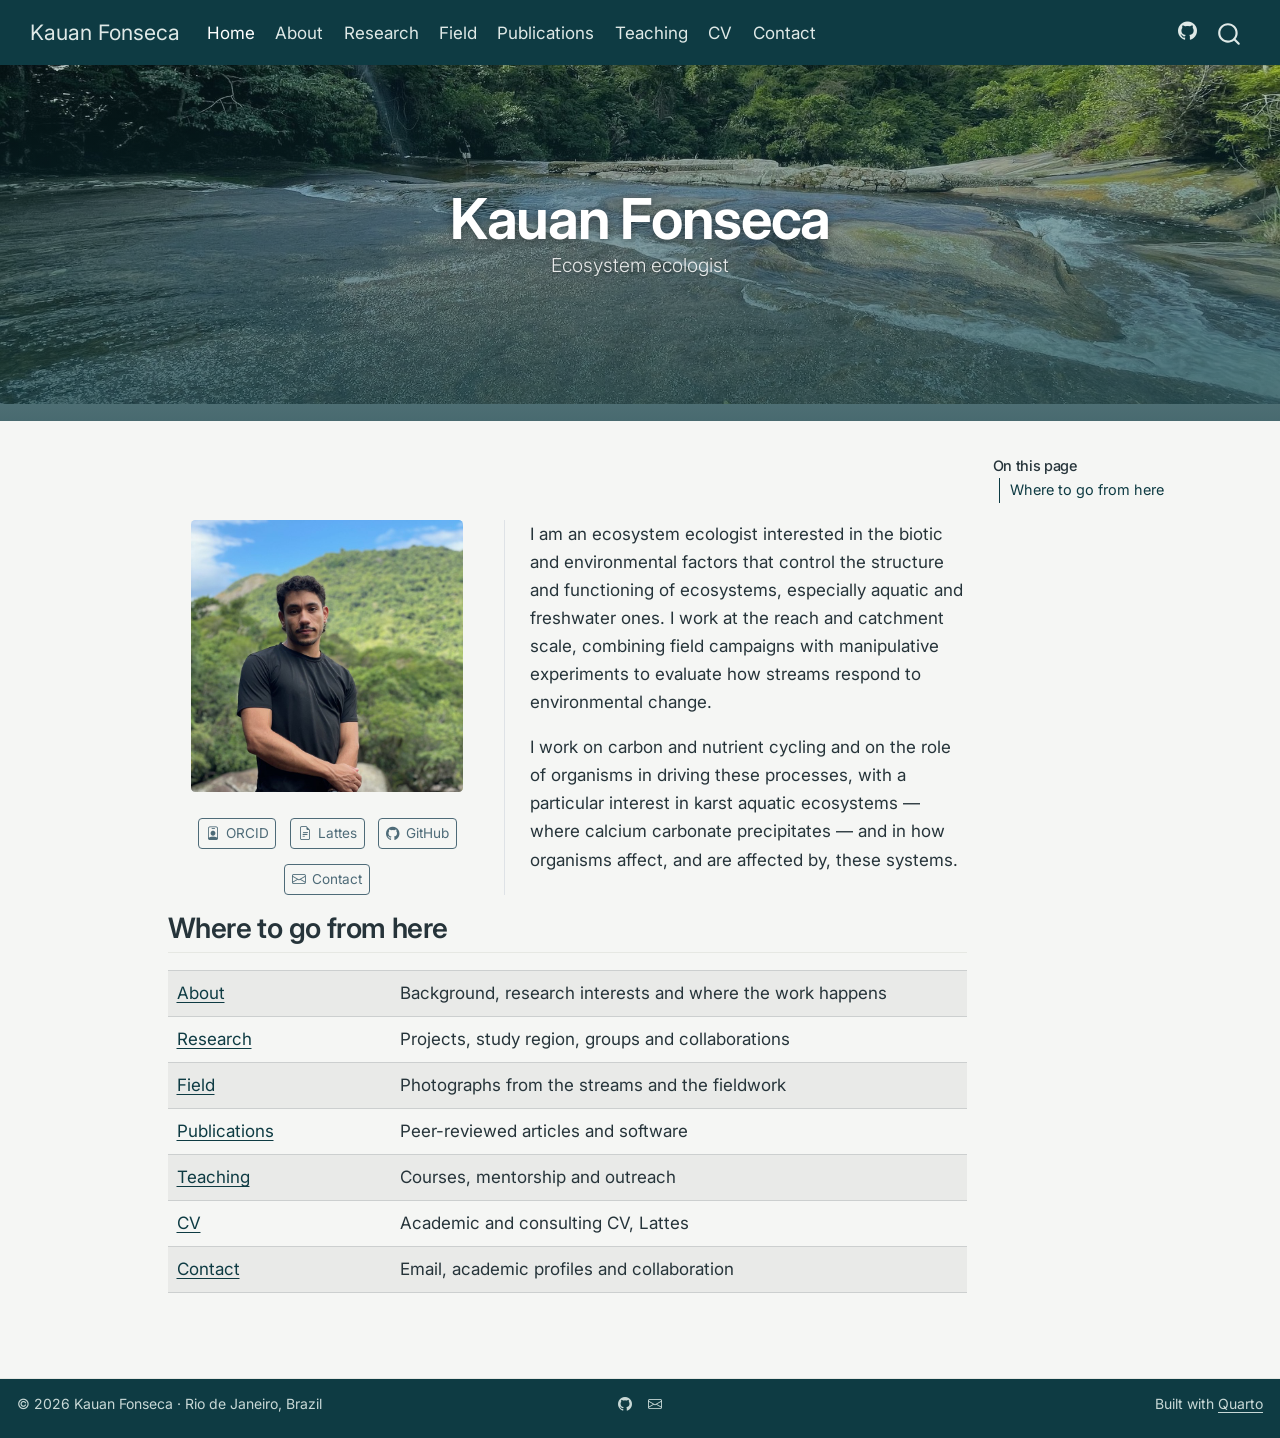
<file: index.html>
<!DOCTYPE html>
<html xmlns="http://www.w3.org/1999/xhtml" lang="en" xml:lang="en"><head>

<meta charset="utf-8">
<meta name="generator" content="quarto-1.6.42">

<meta name="viewport" content="width=device-width, initial-scale=1.0, user-scalable=yes">


<title>Kauan Fonseca</title>
<style>
code{white-space: pre-wrap;}
span.smallcaps{font-variant: small-caps;}
div.columns{display: flex; gap: min(4vw, 1.5em);}
div.column{flex: auto; overflow-x: auto;}
div.hanging-indent{margin-left: 1.5em; text-indent: -1.5em;}
ul.task-list{list-style: none;}
ul.task-list li input[type="checkbox"] {
  width: 0.8em;
  margin: 0 0.8em 0.2em -1em; /* quarto-specific, see https://github.com/quarto-dev/quarto-cli/issues/4556 */ 
  vertical-align: middle;
}
</style>


<script src="site_libs/quarto-nav/quarto-nav.js"></script>
<script src="site_libs/clipboard/clipboard.min.js"></script>
<script src="site_libs/quarto-search/autocomplete.umd.js"></script>
<script src="site_libs/quarto-search/fuse.min.js"></script>
<script src="site_libs/quarto-search/quarto-search.js"></script>
<meta name="quarto:offset" content="./">
<link href="./images/favicon.png" rel="icon" type="image/png">
<script src="site_libs/quarto-html/quarto.js"></script>
<script src="site_libs/quarto-html/popper.min.js"></script>
<script src="site_libs/quarto-html/tippy.umd.min.js"></script>
<link href="site_libs/quarto-html/tippy.css" rel="stylesheet">
<link href="site_libs/quarto-html/quarto-syntax-highlighting-a2598ddfe9642cab64d781f6472ead56.css" rel="stylesheet" id="quarto-text-highlighting-styles">
<script src="site_libs/bootstrap/bootstrap.min.js"></script>
<link href="site_libs/bootstrap/bootstrap-icons.css" rel="stylesheet">
<link href="site_libs/bootstrap/bootstrap-473b39eb7429e6edf0a557a5ea7ba57d.min.css" rel="stylesheet" append-hash="true" id="quarto-bootstrap" data-mode="light">
<script id="quarto-search-options" type="application/json">{
  "location": "navbar",
  "copy-button": false,
  "collapse-after": 3,
  "panel-placement": "end",
  "type": "overlay",
  "limit": 50,
  "keyboard-shortcut": [
    "f",
    "/",
    "s"
  ],
  "language": {
    "search-no-results-text": "No results",
    "search-matching-documents-text": "matching documents",
    "search-copy-link-title": "Copy link to search",
    "search-hide-matches-text": "Hide additional matches",
    "search-more-match-text": "more match in this document",
    "search-more-matches-text": "more matches in this document",
    "search-clear-button-title": "Clear",
    "search-text-placeholder": "",
    "search-detached-cancel-button-title": "Cancel",
    "search-submit-button-title": "Submit",
    "search-label": "Search"
  }
}</script>
<style>html{ scroll-behavior: smooth; }</style>
<style>

      .quarto-title-block .quarto-title-banner h1,
      .quarto-title-block .quarto-title-banner h2,
      .quarto-title-block .quarto-title-banner h3,
      .quarto-title-block .quarto-title-banner h4,
      .quarto-title-block .quarto-title-banner h5,
      .quarto-title-block .quarto-title-banner h6
      {
        color: white;
      }

      .quarto-title-block .quarto-title-banner {
        color: white;
background-image: url(images/field/banner-home.jpg);
background-size: cover;
      }
</style>


<meta property="og:title" content="Kauan Fonseca">
<meta property="og:description" content="Ecosystem ecologist">
<meta property="og:image" content="https://kauanfonseca.github.io/images/profile.jpg">
<meta property="og:site_name" content="Kauan Fonseca">
</head>

<body class="nav-fixed">

<div id="quarto-search-results"></div>
  <header id="quarto-header" class="headroom fixed-top quarto-banner">
    <nav class="navbar navbar-expand-lg " data-bs-theme="dark">
      <div class="navbar-container container-fluid">
      <div class="navbar-brand-container mx-auto">
    <a class="navbar-brand" href="./index.html">
    <span class="navbar-title">Kauan Fonseca</span>
    </a>
  </div>
            <div id="quarto-search" class="" title="Search"></div>
          <button class="navbar-toggler" type="button" data-bs-toggle="collapse" data-bs-target="#navbarCollapse" aria-controls="navbarCollapse" role="menu" aria-expanded="false" aria-label="Toggle navigation" onclick="if (window.quartoToggleHeadroom) { window.quartoToggleHeadroom(); }">
  <span class="navbar-toggler-icon"></span>
</button>
          <div class="collapse navbar-collapse" id="navbarCollapse">
            <ul class="navbar-nav navbar-nav-scroll me-auto">
  <li class="nav-item">
    <a class="nav-link active" href="./index.html" aria-current="page"> 
<span class="menu-text">Home</span></a>
  </li>  
  <li class="nav-item">
    <a class="nav-link" href="./about.html"> 
<span class="menu-text">About</span></a>
  </li>  
  <li class="nav-item">
    <a class="nav-link" href="./research.html"> 
<span class="menu-text">Research</span></a>
  </li>  
  <li class="nav-item">
    <a class="nav-link" href="./field.html"> 
<span class="menu-text">Field</span></a>
  </li>  
  <li class="nav-item">
    <a class="nav-link" href="./publications.html"> 
<span class="menu-text">Publications</span></a>
  </li>  
  <li class="nav-item">
    <a class="nav-link" href="./teaching.html"> 
<span class="menu-text">Teaching</span></a>
  </li>  
  <li class="nav-item">
    <a class="nav-link" href="./cv.html"> 
<span class="menu-text">CV</span></a>
  </li>  
  <li class="nav-item">
    <a class="nav-link" href="./contact.html"> 
<span class="menu-text">Contact</span></a>
  </li>  
</ul>
            <ul class="navbar-nav navbar-nav-scroll ms-auto">
  <li class="nav-item compact">
    <a class="nav-link" href="https://github.com/kauanfonseca"> <i class="bi bi-github" role="img" aria-label="GitHub">
</i> 
<span class="menu-text"></span></a>
  </li>  
</ul>
          </div> <!-- /navcollapse -->
            <div class="quarto-navbar-tools">
</div>
      </div> <!-- /container-fluid -->
    </nav>
</header>
<!-- content -->
<header id="title-block-header" class="quarto-title-block default page-columns page-full">
  <div class="quarto-title-banner page-columns page-full">
    <div class="quarto-title column-body">
      <h1 class="title">Kauan Fonseca</h1>
            <p class="subtitle lead">Ecosystem ecologist</p>
                      </div>
  </div>
  <div class="quarto-title-meta">
    </div>
  </header><div id="quarto-content" class="quarto-container page-columns page-rows-contents page-layout-article page-navbar">
<!-- sidebar -->
<!-- margin-sidebar -->
    <div id="quarto-margin-sidebar" class="sidebar margin-sidebar">
        <nav id="TOC" role="doc-toc" class="toc-active">
    <h2 id="toc-title">On this page</h2>
   
  <ul>
  <li><a href="#where-to-go-from-here" id="toc-where-to-go-from-here" class="nav-link active" data-scroll-target="#where-to-go-from-here">Where to go from here</a></li>
  </ul>
</nav>
    </div>
<!-- main -->
<main class="content quarto-banner-title-block" id="quarto-document-content">





<div class="quarto-about-trestles">
  <div class="about-entity">
    <img src="images/profile.jpg" class="about-image
  rounded " style="width: 16em;">

    <div class="about-links">
  <a href="https://orcid.org/0000-0003-4728-4883" class="about-link" rel="" target="">
    <i class="bi bi-person-badge"></i>
     <span class="about-link-text">ORCID</span>
  </a>
  <a href="http://lattes.cnpq.br/8766670248298603" class="about-link" rel="" target="">
    <i class="bi bi-file-earmark-text"></i>
     <span class="about-link-text">Lattes</span>
  </a>
  <a href="https://github.com/kauanfonseca" class="about-link" rel="" target="">
    <i class="bi bi-github"></i>
     <span class="about-link-text">GitHub</span>
  </a>
  <a href="mailto:n.kauan@gmail.com" class="about-link" rel="" target="">
    <i class="bi bi-envelope"></i>
     <span class="about-link-text">Contact</span>
  </a>
</div>
  </div>
  <div class="about-contents"><div id="hero">
<p>I am an ecosystem ecologist interested in the biotic and environmental factors that control the structure and functioning of ecosystems, especially aquatic and freshwater ones. I work at the reach and catchment scale, combining field campaigns with manipulative experiments to evaluate how streams respond to environmental change.</p>
<p>I work on carbon and nutrient cycling and on the role of organisms in driving these processes, with a particular interest in karst aquatic ecosystems — where calcium carbonate precipitates — and in how organisms affect, and are affected by, these systems.</p>
</div></div>
</div>

<section id="where-to-go-from-here" class="level2">
<h2 data-anchor-id="where-to-go-from-here">Where to go from here</h2>
<table class="table-striped caption-top table">
<colgroup>
<col style="width: 28%">
<col style="width: 72%">
</colgroup>
<tbody>
<tr class="odd">
<td><a href="./about.html">About</a></td>
<td>Background, research interests and where the work happens</td>
</tr>
<tr class="even">
<td><a href="./research.html">Research</a></td>
<td>Projects, study region, groups and collaborations</td>
</tr>
<tr class="odd">
<td><a href="./field.html">Field</a></td>
<td>Photographs from the streams and the fieldwork</td>
</tr>
<tr class="even">
<td><a href="./publications.html">Publications</a></td>
<td>Peer-reviewed articles and software</td>
</tr>
<tr class="odd">
<td><a href="./teaching.html">Teaching</a></td>
<td>Courses, mentorship and outreach</td>
</tr>
<tr class="even">
<td><a href="./cv.html">CV</a></td>
<td>Academic and consulting CV, Lattes</td>
</tr>
<tr class="odd">
<td><a href="./contact.html">Contact</a></td>
<td>Email, academic profiles and collaboration</td>
</tr>
</tbody>
</table>



</section>

</main> <!-- /main -->
<script id="quarto-html-after-body" type="application/javascript">
window.document.addEventListener("DOMContentLoaded", function (event) {
  const toggleBodyColorMode = (bsSheetEl) => {
    const mode = bsSheetEl.getAttribute("data-mode");
    const bodyEl = window.document.querySelector("body");
    if (mode === "dark") {
      bodyEl.classList.add("quarto-dark");
      bodyEl.classList.remove("quarto-light");
    } else {
      bodyEl.classList.add("quarto-light");
      bodyEl.classList.remove("quarto-dark");
    }
  }
  const toggleBodyColorPrimary = () => {
    const bsSheetEl = window.document.querySelector("link#quarto-bootstrap");
    if (bsSheetEl) {
      toggleBodyColorMode(bsSheetEl);
    }
  }
  toggleBodyColorPrimary();  
  const isCodeAnnotation = (el) => {
    for (const clz of el.classList) {
      if (clz.startsWith('code-annotation-')) {                     
        return true;
      }
    }
    return false;
  }
  const onCopySuccess = function(e) {
    // button target
    const button = e.trigger;
    // don't keep focus
    button.blur();
    // flash "checked"
    button.classList.add('code-copy-button-checked');
    var currentTitle = button.getAttribute("title");
    button.setAttribute("title", "Copied!");
    let tooltip;
    if (window.bootstrap) {
      button.setAttribute("data-bs-toggle", "tooltip");
      button.setAttribute("data-bs-placement", "left");
      button.setAttribute("data-bs-title", "Copied!");
      tooltip = new bootstrap.Tooltip(button, 
        { trigger: "manual", 
          customClass: "code-copy-button-tooltip",
          offset: [0, -8]});
      tooltip.show();    
    }
    setTimeout(function() {
      if (tooltip) {
        tooltip.hide();
        button.removeAttribute("data-bs-title");
        button.removeAttribute("data-bs-toggle");
        button.removeAttribute("data-bs-placement");
      }
      button.setAttribute("title", currentTitle);
      button.classList.remove('code-copy-button-checked');
    }, 1000);
    // clear code selection
    e.clearSelection();
  }
  const getTextToCopy = function(trigger) {
      const codeEl = trigger.previousElementSibling.cloneNode(true);
      for (const childEl of codeEl.children) {
        if (isCodeAnnotation(childEl)) {
          childEl.remove();
        }
      }
      return codeEl.innerText;
  }
  const clipboard = new window.ClipboardJS('.code-copy-button:not([data-in-quarto-modal])', {
    text: getTextToCopy
  });
  clipboard.on('success', onCopySuccess);
  if (window.document.getElementById('quarto-embedded-source-code-modal')) {
    const clipboardModal = new window.ClipboardJS('.code-copy-button[data-in-quarto-modal]', {
      text: getTextToCopy,
      container: window.document.getElementById('quarto-embedded-source-code-modal')
    });
    clipboardModal.on('success', onCopySuccess);
  }
    var localhostRegex = new RegExp(/^(?:http|https):\/\/localhost\:?[0-9]*\//);
    var mailtoRegex = new RegExp(/^mailto:/);
      var filterRegex = new RegExp("https:\/\/kauanfonseca\.github\.io");
    var isInternal = (href) => {
        return filterRegex.test(href) || localhostRegex.test(href) || mailtoRegex.test(href);
    }
    // Inspect non-navigation links and adorn them if external
 	var links = window.document.querySelectorAll('a[href]:not(.nav-link):not(.navbar-brand):not(.toc-action):not(.sidebar-link):not(.sidebar-item-toggle):not(.pagination-link):not(.no-external):not([aria-hidden]):not(.dropdown-item):not(.quarto-navigation-tool):not(.about-link)');
    for (var i=0; i<links.length; i++) {
      const link = links[i];
      if (!isInternal(link.href)) {
        // undo the damage that might have been done by quarto-nav.js in the case of
        // links that we want to consider external
        if (link.dataset.originalHref !== undefined) {
          link.href = link.dataset.originalHref;
        }
          // target, if specified
          link.setAttribute("target", "_blank");
          if (link.getAttribute("rel") === null) {
            link.setAttribute("rel", "noopener");
          }
      }
    }
  function tippyHover(el, contentFn, onTriggerFn, onUntriggerFn) {
    const config = {
      allowHTML: true,
      maxWidth: 500,
      delay: 100,
      arrow: false,
      appendTo: function(el) {
          return el.parentElement;
      },
      interactive: true,
      interactiveBorder: 10,
      theme: 'quarto',
      placement: 'bottom-start',
    };
    if (contentFn) {
      config.content = contentFn;
    }
    if (onTriggerFn) {
      config.onTrigger = onTriggerFn;
    }
    if (onUntriggerFn) {
      config.onUntrigger = onUntriggerFn;
    }
    window.tippy(el, config); 
  }
  const noterefs = window.document.querySelectorAll('a[role="doc-noteref"]');
  for (var i=0; i<noterefs.length; i++) {
    const ref = noterefs[i];
    tippyHover(ref, function() {
      // use id or data attribute instead here
      let href = ref.getAttribute('data-footnote-href') || ref.getAttribute('href');
      try { href = new URL(href).hash; } catch {}
      const id = href.replace(/^#\/?/, "");
      const note = window.document.getElementById(id);
      if (note) {
        return note.innerHTML;
      } else {
        return "";
      }
    });
  }
  const xrefs = window.document.querySelectorAll('a.quarto-xref');
  const processXRef = (id, note) => {
    // Strip column container classes
    const stripColumnClz = (el) => {
      el.classList.remove("page-full", "page-columns");
      if (el.children) {
        for (const child of el.children) {
          stripColumnClz(child);
        }
      }
    }
    stripColumnClz(note)
    if (id === null || id.startsWith('sec-')) {
      // Special case sections, only their first couple elements
      const container = document.createElement("div");
      if (note.children && note.children.length > 2) {
        container.appendChild(note.children[0].cloneNode(true));
        for (let i = 1; i < note.children.length; i++) {
          const child = note.children[i];
          if (child.tagName === "P" && child.innerText === "") {
            continue;
          } else {
            container.appendChild(child.cloneNode(true));
            break;
          }
        }
        if (window.Quarto?.typesetMath) {
          window.Quarto.typesetMath(container);
        }
        return container.innerHTML
      } else {
        if (window.Quarto?.typesetMath) {
          window.Quarto.typesetMath(note);
        }
        return note.innerHTML;
      }
    } else {
      // Remove any anchor links if they are present
      const anchorLink = note.querySelector('a.anchorjs-link');
      if (anchorLink) {
        anchorLink.remove();
      }
      if (window.Quarto?.typesetMath) {
        window.Quarto.typesetMath(note);
      }
      if (note.classList.contains("callout")) {
        return note.outerHTML;
      } else {
        return note.innerHTML;
      }
    }
  }
  for (var i=0; i<xrefs.length; i++) {
    const xref = xrefs[i];
    tippyHover(xref, undefined, function(instance) {
      instance.disable();
      let url = xref.getAttribute('href');
      let hash = undefined; 
      if (url.startsWith('#')) {
        hash = url;
      } else {
        try { hash = new URL(url).hash; } catch {}
      }
      if (hash) {
        const id = hash.replace(/^#\/?/, "");
        const note = window.document.getElementById(id);
        if (note !== null) {
          try {
            const html = processXRef(id, note.cloneNode(true));
            instance.setContent(html);
          } finally {
            instance.enable();
            instance.show();
          }
        } else {
          // See if we can fetch this
          fetch(url.split('#')[0])
          .then(res => res.text())
          .then(html => {
            const parser = new DOMParser();
            const htmlDoc = parser.parseFromString(html, "text/html");
            const note = htmlDoc.getElementById(id);
            if (note !== null) {
              const html = processXRef(id, note);
              instance.setContent(html);
            } 
          }).finally(() => {
            instance.enable();
            instance.show();
          });
        }
      } else {
        // See if we can fetch a full url (with no hash to target)
        // This is a special case and we should probably do some content thinning / targeting
        fetch(url)
        .then(res => res.text())
        .then(html => {
          const parser = new DOMParser();
          const htmlDoc = parser.parseFromString(html, "text/html");
          const note = htmlDoc.querySelector('main.content');
          if (note !== null) {
            // This should only happen for chapter cross references
            // (since there is no id in the URL)
            // remove the first header
            if (note.children.length > 0 && note.children[0].tagName === "HEADER") {
              note.children[0].remove();
            }
            const html = processXRef(null, note);
            instance.setContent(html);
          } 
        }).finally(() => {
          instance.enable();
          instance.show();
        });
      }
    }, function(instance) {
    });
  }
      let selectedAnnoteEl;
      const selectorForAnnotation = ( cell, annotation) => {
        let cellAttr = 'data-code-cell="' + cell + '"';
        let lineAttr = 'data-code-annotation="' +  annotation + '"';
        const selector = 'span[' + cellAttr + '][' + lineAttr + ']';
        return selector;
      }
      const selectCodeLines = (annoteEl) => {
        const doc = window.document;
        const targetCell = annoteEl.getAttribute("data-target-cell");
        const targetAnnotation = annoteEl.getAttribute("data-target-annotation");
        const annoteSpan = window.document.querySelector(selectorForAnnotation(targetCell, targetAnnotation));
        const lines = annoteSpan.getAttribute("data-code-lines").split(",");
        const lineIds = lines.map((line) => {
          return targetCell + "-" + line;
        })
        let top = null;
        let height = null;
        let parent = null;
        if (lineIds.length > 0) {
            //compute the position of the single el (top and bottom and make a div)
            const el = window.document.getElementById(lineIds[0]);
            top = el.offsetTop;
            height = el.offsetHeight;
            parent = el.parentElement.parentElement;
          if (lineIds.length > 1) {
            const lastEl = window.document.getElementById(lineIds[lineIds.length - 1]);
            const bottom = lastEl.offsetTop + lastEl.offsetHeight;
            height = bottom - top;
          }
          if (top !== null && height !== null && parent !== null) {
            // cook up a div (if necessary) and position it 
            let div = window.document.getElementById("code-annotation-line-highlight");
            if (div === null) {
              div = window.document.createElement("div");
              div.setAttribute("id", "code-annotation-line-highlight");
              div.style.position = 'absolute';
              parent.appendChild(div);
            }
            div.style.top = top - 2 + "px";
            div.style.height = height + 4 + "px";
            div.style.left = 0;
            let gutterDiv = window.document.getElementById("code-annotation-line-highlight-gutter");
            if (gutterDiv === null) {
              gutterDiv = window.document.createElement("div");
              gutterDiv.setAttribute("id", "code-annotation-line-highlight-gutter");
              gutterDiv.style.position = 'absolute';
              const codeCell = window.document.getElementById(targetCell);
              const gutter = codeCell.querySelector('.code-annotation-gutter');
              gutter.appendChild(gutterDiv);
            }
            gutterDiv.style.top = top - 2 + "px";
            gutterDiv.style.height = height + 4 + "px";
          }
          selectedAnnoteEl = annoteEl;
        }
      };
      const unselectCodeLines = () => {
        const elementsIds = ["code-annotation-line-highlight", "code-annotation-line-highlight-gutter"];
        elementsIds.forEach((elId) => {
          const div = window.document.getElementById(elId);
          if (div) {
            div.remove();
          }
        });
        selectedAnnoteEl = undefined;
      };
        // Handle positioning of the toggle
    window.addEventListener(
      "resize",
      throttle(() => {
        elRect = undefined;
        if (selectedAnnoteEl) {
          selectCodeLines(selectedAnnoteEl);
        }
      }, 10)
    );
    function throttle(fn, ms) {
    let throttle = false;
    let timer;
      return (...args) => {
        if(!throttle) { // first call gets through
            fn.apply(this, args);
            throttle = true;
        } else { // all the others get throttled
            if(timer) clearTimeout(timer); // cancel #2
            timer = setTimeout(() => {
              fn.apply(this, args);
              timer = throttle = false;
            }, ms);
        }
      };
    }
      // Attach click handler to the DT
      const annoteDls = window.document.querySelectorAll('dt[data-target-cell]');
      for (const annoteDlNode of annoteDls) {
        annoteDlNode.addEventListener('click', (event) => {
          const clickedEl = event.target;
          if (clickedEl !== selectedAnnoteEl) {
            unselectCodeLines();
            const activeEl = window.document.querySelector('dt[data-target-cell].code-annotation-active');
            if (activeEl) {
              activeEl.classList.remove('code-annotation-active');
            }
            selectCodeLines(clickedEl);
            clickedEl.classList.add('code-annotation-active');
          } else {
            // Unselect the line
            unselectCodeLines();
            clickedEl.classList.remove('code-annotation-active');
          }
        });
      }
  const findCites = (el) => {
    const parentEl = el.parentElement;
    if (parentEl) {
      const cites = parentEl.dataset.cites;
      if (cites) {
        return {
          el,
          cites: cites.split(' ')
        };
      } else {
        return findCites(el.parentElement)
      }
    } else {
      return undefined;
    }
  };
  var bibliorefs = window.document.querySelectorAll('a[role="doc-biblioref"]');
  for (var i=0; i<bibliorefs.length; i++) {
    const ref = bibliorefs[i];
    const citeInfo = findCites(ref);
    if (citeInfo) {
      tippyHover(citeInfo.el, function() {
        var popup = window.document.createElement('div');
        citeInfo.cites.forEach(function(cite) {
          var citeDiv = window.document.createElement('div');
          citeDiv.classList.add('hanging-indent');
          citeDiv.classList.add('csl-entry');
          var biblioDiv = window.document.getElementById('ref-' + cite);
          if (biblioDiv) {
            citeDiv.innerHTML = biblioDiv.innerHTML;
          }
          popup.appendChild(citeDiv);
        });
        return popup.innerHTML;
      });
    }
  }
});
</script>
</div> <!-- /content -->
<footer class="footer">
  <div class="nav-footer">
    <div class="nav-footer-left">
<p>© 2026 Kauan Fonseca · Rio de Janeiro, Brazil</p>
</div>   
    <div class="nav-footer-center">
      <ul class="footer-items list-unstyled">
    <li class="nav-item compact">
    <a class="nav-link" href="https://github.com/kauanfonseca">
      <i class="bi bi-github" role="img" aria-label="GitHub">
</i> 
    </a>
  </li>  
    <li class="nav-item compact">
    <a class="nav-link" href="mailto:n.kauan@gmail.com">
      <i class="bi bi-envelope" role="img" aria-label="Email">
</i> 
    </a>
  </li>  
</ul>
    </div>
    <div class="nav-footer-right">
<p>Built with <a href="https://quarto.org">Quarto</a></p>
</div>
  </div>
</footer>




<script src="site_libs/quarto-html/zenscroll-min.js"></script>
</body></html>
</file>
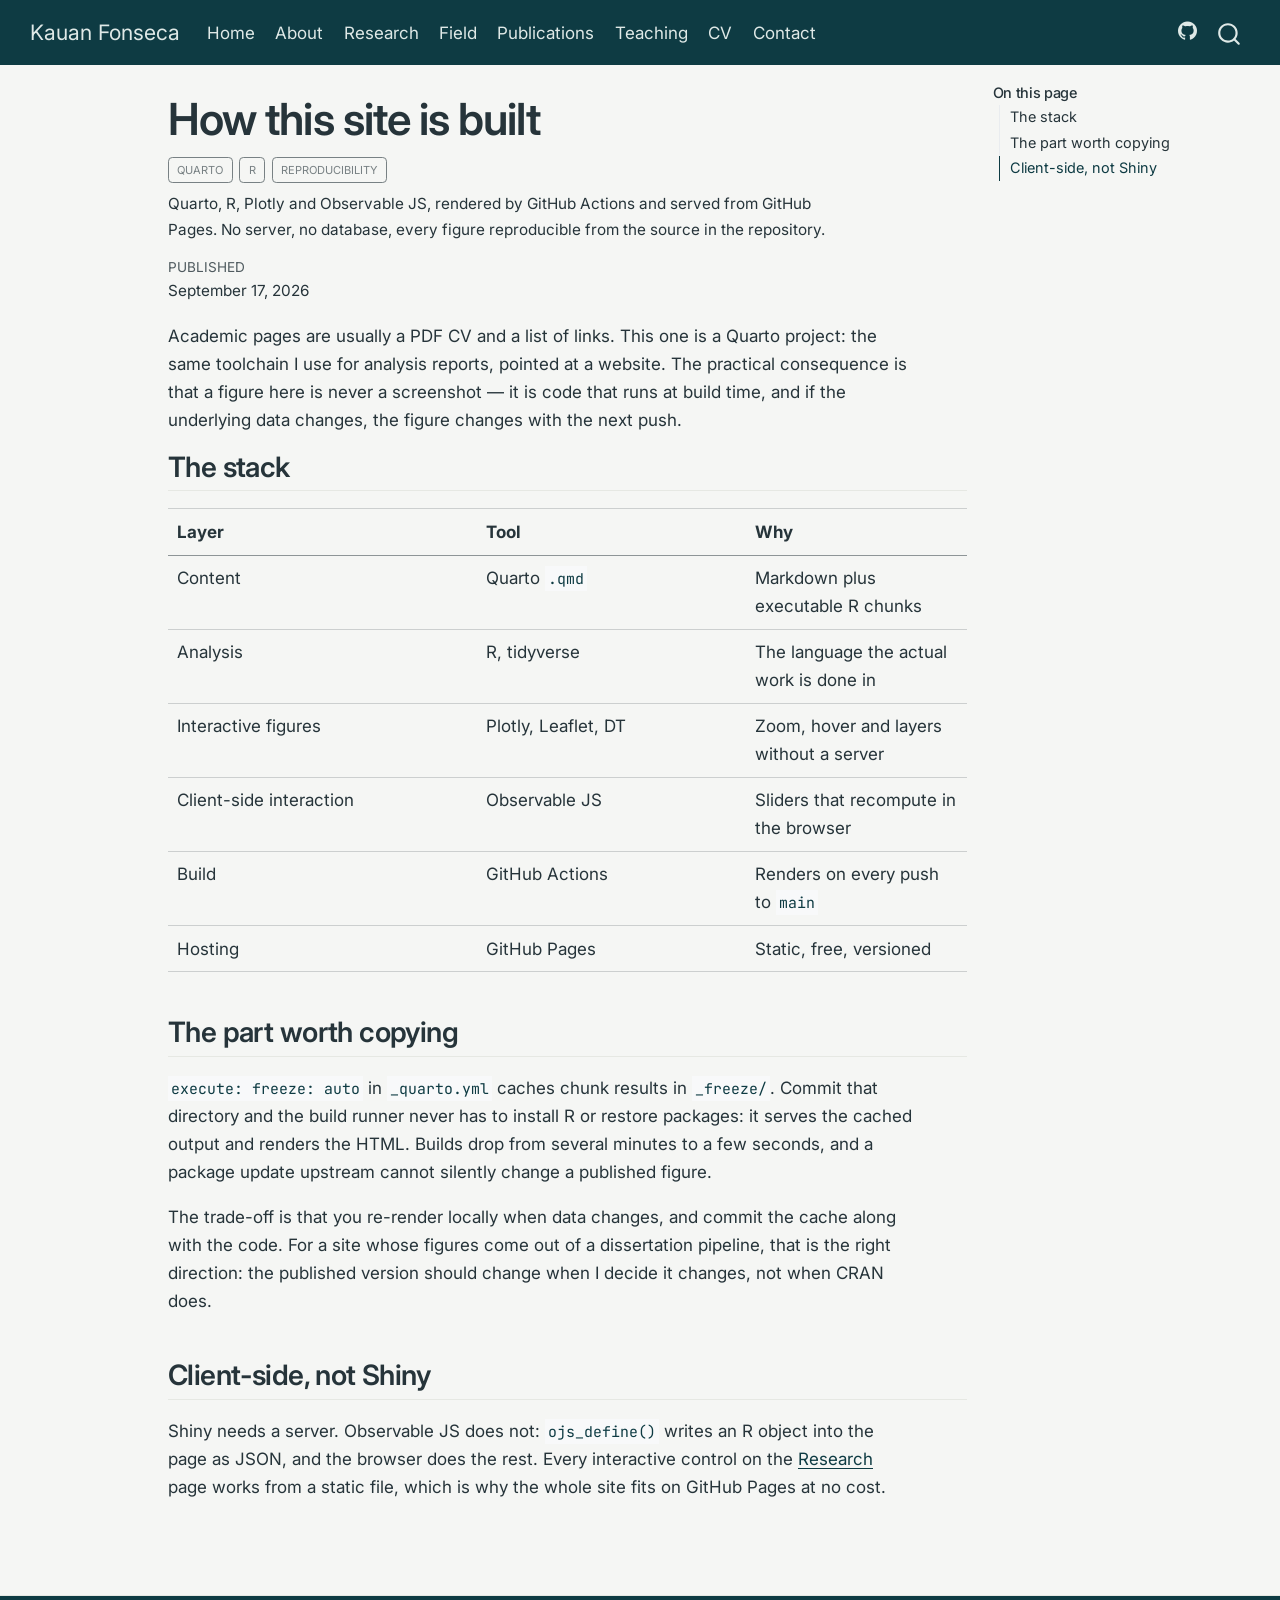
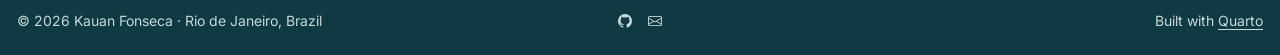
<file: posts/2026-09-17-how-this-site-is-built/index.html>
<!DOCTYPE html>
<html xmlns="http://www.w3.org/1999/xhtml" lang="en" xml:lang="en"><head>

<meta charset="utf-8">
<meta name="generator" content="quarto-1.6.42">

<meta name="viewport" content="width=device-width, initial-scale=1.0, user-scalable=yes">

<meta name="dcterms.date" content="2026-09-17">
<meta name="description" content="Quarto, R, Plotly and Observable JS, rendered by GitHub Actions and served from GitHub Pages. No server, no database, every figure reproducible from the source in the repository.">

<title>How this site is built – Kauan Fonseca</title>
<style>
code{white-space: pre-wrap;}
span.smallcaps{font-variant: small-caps;}
div.columns{display: flex; gap: min(4vw, 1.5em);}
div.column{flex: auto; overflow-x: auto;}
div.hanging-indent{margin-left: 1.5em; text-indent: -1.5em;}
ul.task-list{list-style: none;}
ul.task-list li input[type="checkbox"] {
  width: 0.8em;
  margin: 0 0.8em 0.2em -1em; /* quarto-specific, see https://github.com/quarto-dev/quarto-cli/issues/4556 */ 
  vertical-align: middle;
}
</style>


<script src="../../site_libs/quarto-nav/quarto-nav.js"></script>
<script src="../../site_libs/clipboard/clipboard.min.js"></script>
<script src="../../site_libs/quarto-search/autocomplete.umd.js"></script>
<script src="../../site_libs/quarto-search/fuse.min.js"></script>
<script src="../../site_libs/quarto-search/quarto-search.js"></script>
<meta name="quarto:offset" content="../../">
<link href="../../images/favicon.png" rel="icon" type="image/png">
<script src="../../site_libs/quarto-html/quarto.js"></script>
<script src="../../site_libs/quarto-html/popper.min.js"></script>
<script src="../../site_libs/quarto-html/tippy.umd.min.js"></script>
<script src="../../site_libs/quarto-html/anchor.min.js"></script>
<link href="../../site_libs/quarto-html/tippy.css" rel="stylesheet">
<link href="../../site_libs/quarto-html/quarto-syntax-highlighting-a2598ddfe9642cab64d781f6472ead56.css" rel="stylesheet" id="quarto-text-highlighting-styles">
<script src="../../site_libs/bootstrap/bootstrap.min.js"></script>
<link href="../../site_libs/bootstrap/bootstrap-icons.css" rel="stylesheet">
<link href="../../site_libs/bootstrap/bootstrap-473b39eb7429e6edf0a557a5ea7ba57d.min.css" rel="stylesheet" append-hash="true" id="quarto-bootstrap" data-mode="light">
<script id="quarto-search-options" type="application/json">{
  "location": "navbar",
  "copy-button": false,
  "collapse-after": 3,
  "panel-placement": "end",
  "type": "overlay",
  "limit": 50,
  "keyboard-shortcut": [
    "f",
    "/",
    "s"
  ],
  "language": {
    "search-no-results-text": "No results",
    "search-matching-documents-text": "matching documents",
    "search-copy-link-title": "Copy link to search",
    "search-hide-matches-text": "Hide additional matches",
    "search-more-match-text": "more match in this document",
    "search-more-matches-text": "more matches in this document",
    "search-clear-button-title": "Clear",
    "search-text-placeholder": "",
    "search-detached-cancel-button-title": "Cancel",
    "search-submit-button-title": "Submit",
    "search-label": "Search"
  }
}</script>
<style>html{ scroll-behavior: smooth; }</style>
<script type="module" src="../../site_libs/quarto-ojs/quarto-ojs-runtime.js"></script>
<link href="../../site_libs/quarto-ojs/quarto-ojs.css" rel="stylesheet">


<meta property="og:title" content="How this site is built – Kauan Fonseca">
<meta property="og:description" content="Quarto, R, Plotly and Observable JS, rendered by GitHub Actions and served from GitHub Pages. No server, no database, every figure reproducible from the source in the repository.">
<meta property="og:site_name" content="Kauan Fonseca">
</head>

<body class="nav-fixed">

<div id="quarto-search-results"></div>
  <header id="quarto-header" class="headroom fixed-top">
    <nav class="navbar navbar-expand-lg " data-bs-theme="dark">
      <div class="navbar-container container-fluid">
      <div class="navbar-brand-container mx-auto">
    <a class="navbar-brand" href="../../index.html">
    <span class="navbar-title">Kauan Fonseca</span>
    </a>
  </div>
            <div id="quarto-search" class="" title="Search"></div>
          <button class="navbar-toggler" type="button" data-bs-toggle="collapse" data-bs-target="#navbarCollapse" aria-controls="navbarCollapse" role="menu" aria-expanded="false" aria-label="Toggle navigation" onclick="if (window.quartoToggleHeadroom) { window.quartoToggleHeadroom(); }">
  <span class="navbar-toggler-icon"></span>
</button>
          <div class="collapse navbar-collapse" id="navbarCollapse">
            <ul class="navbar-nav navbar-nav-scroll me-auto">
  <li class="nav-item">
    <a class="nav-link" href="../../index.html"> 
<span class="menu-text">Home</span></a>
  </li>  
  <li class="nav-item">
    <a class="nav-link" href="../../about.html"> 
<span class="menu-text">About</span></a>
  </li>  
  <li class="nav-item">
    <a class="nav-link" href="../../research.html"> 
<span class="menu-text">Research</span></a>
  </li>  
  <li class="nav-item">
    <a class="nav-link" href="../../field.html"> 
<span class="menu-text">Field</span></a>
  </li>  
  <li class="nav-item">
    <a class="nav-link" href="../../publications.html"> 
<span class="menu-text">Publications</span></a>
  </li>  
  <li class="nav-item">
    <a class="nav-link" href="../../teaching.html"> 
<span class="menu-text">Teaching</span></a>
  </li>  
  <li class="nav-item">
    <a class="nav-link" href="../../cv.html"> 
<span class="menu-text">CV</span></a>
  </li>  
  <li class="nav-item">
    <a class="nav-link" href="../../contact.html"> 
<span class="menu-text">Contact</span></a>
  </li>  
</ul>
            <ul class="navbar-nav navbar-nav-scroll ms-auto">
  <li class="nav-item compact">
    <a class="nav-link" href="https://github.com/kauanfonseca"> <i class="bi bi-github" role="img" aria-label="GitHub">
</i> 
<span class="menu-text"></span></a>
  </li>  
</ul>
          </div> <!-- /navcollapse -->
            <div class="quarto-navbar-tools">
</div>
      </div> <!-- /container-fluid -->
    </nav>
</header>
<!-- content -->
<div id="quarto-content" class="quarto-container page-columns page-rows-contents page-layout-article page-navbar">
<!-- sidebar -->
<!-- margin-sidebar -->
    <div id="quarto-margin-sidebar" class="sidebar margin-sidebar">
        <nav id="TOC" role="doc-toc" class="toc-active">
    <h2 id="toc-title">On this page</h2>
   
  <ul>
  <li><a href="#the-stack" id="toc-the-stack" class="nav-link active" data-scroll-target="#the-stack">The stack</a></li>
  <li><a href="#the-part-worth-copying" id="toc-the-part-worth-copying" class="nav-link" data-scroll-target="#the-part-worth-copying">The part worth copying</a></li>
  <li><a href="#client-side-not-shiny" id="toc-client-side-not-shiny" class="nav-link" data-scroll-target="#client-side-not-shiny">Client-side, not Shiny</a></li>
  </ul>
</nav>
    </div>
<!-- main -->
<main class="content" id="quarto-document-content">

<header id="title-block-header" class="quarto-title-block default">
<div class="quarto-title">
<h1 class="title">How this site is built</h1>
  <div class="quarto-categories">
    <div class="quarto-category">quarto</div>
    <div class="quarto-category">R</div>
    <div class="quarto-category">reproducibility</div>
  </div>
  </div>

<div>
  <div class="description">
    <p>Quarto, R, Plotly and Observable JS, rendered by GitHub Actions and served from GitHub Pages. No server, no database, every figure reproducible from the source in the repository.</p>
  </div>
</div>


<div class="quarto-title-meta">

    
    <div>
    <div class="quarto-title-meta-heading">Published</div>
    <div class="quarto-title-meta-contents">
      <p class="date">September 17, 2026</p>
    </div>
  </div>
  
    
  </div>
  


</header>


<p>Academic pages are usually a PDF CV and a list of links. This one is a Quarto project: the same toolchain I use for analysis reports, pointed at a website. The practical consequence is that a figure here is never a screenshot — it is code that runs at build time, and if the underlying data changes, the figure changes with the next push.</p>
<section id="the-stack" class="level2">
<h2 class="anchored" data-anchor-id="the-stack">The stack</h2>
<table class="caption-top table">
<colgroup>
<col style="width: 38%">
<col style="width: 33%">
<col style="width: 27%">
</colgroup>
<thead>
<tr class="header">
<th>Layer</th>
<th>Tool</th>
<th>Why</th>
</tr>
</thead>
<tbody>
<tr class="odd">
<td>Content</td>
<td>Quarto <code>.qmd</code></td>
<td>Markdown plus executable R chunks</td>
</tr>
<tr class="even">
<td>Analysis</td>
<td>R, tidyverse</td>
<td>The language the actual work is done in</td>
</tr>
<tr class="odd">
<td>Interactive figures</td>
<td>Plotly, Leaflet, DT</td>
<td>Zoom, hover and layers without a server</td>
</tr>
<tr class="even">
<td>Client-side interaction</td>
<td>Observable JS</td>
<td>Sliders that recompute in the browser</td>
</tr>
<tr class="odd">
<td>Build</td>
<td>GitHub Actions</td>
<td>Renders on every push to <code>main</code></td>
</tr>
<tr class="even">
<td>Hosting</td>
<td>GitHub Pages</td>
<td>Static, free, versioned</td>
</tr>
</tbody>
</table>
</section>
<section id="the-part-worth-copying" class="level2">
<h2 class="anchored" data-anchor-id="the-part-worth-copying">The part worth copying</h2>
<p><code>execute: freeze: auto</code> in <code>_quarto.yml</code> caches chunk results in <code>_freeze/</code>. Commit that directory and the build runner never has to install R or restore packages: it serves the cached output and renders the HTML. Builds drop from several minutes to a few seconds, and a package update upstream cannot silently change a published figure.</p>
<p>The trade-off is that you re-render locally when data changes, and commit the cache along with the code. For a site whose figures come out of a dissertation pipeline, that is the right direction: the published version should change when I decide it changes, not when CRAN does.</p>
</section>
<section id="client-side-not-shiny" class="level2">
<h2 class="anchored" data-anchor-id="client-side-not-shiny">Client-side, not Shiny</h2>
<p>Shiny needs a server. Observable JS does not: <code>ojs_define()</code> writes an R object into the page as JSON, and the browser does the rest. Every interactive control on the <a href="../../research.html">Research</a> page works from a static file, which is why the whole site fits on GitHub Pages at no cost.</p>


</section>

</main> <!-- /main -->
<script type="ojs-module-contents">
eyJjb250ZW50cyI6W119
</script>
<script type="module">
if (window.location.protocol === "file:") { alert("The OJS runtime does not work with file:// URLs. Please use a web server to view this document."); }
window._ojs.paths.runtimeToDoc = "../../posts/2026-09-17-how-this-site-is-built";
window._ojs.paths.runtimeToRoot = "../..";
window._ojs.paths.docToRoot = "../..";
window._ojs.selfContained = false;
window._ojs.runtime.interpretFromScriptTags();
</script>
<script id="quarto-html-after-body" type="application/javascript">
window.document.addEventListener("DOMContentLoaded", function (event) {
  const toggleBodyColorMode = (bsSheetEl) => {
    const mode = bsSheetEl.getAttribute("data-mode");
    const bodyEl = window.document.querySelector("body");
    if (mode === "dark") {
      bodyEl.classList.add("quarto-dark");
      bodyEl.classList.remove("quarto-light");
    } else {
      bodyEl.classList.add("quarto-light");
      bodyEl.classList.remove("quarto-dark");
    }
  }
  const toggleBodyColorPrimary = () => {
    const bsSheetEl = window.document.querySelector("link#quarto-bootstrap");
    if (bsSheetEl) {
      toggleBodyColorMode(bsSheetEl);
    }
  }
  toggleBodyColorPrimary();  
  const icon = "";
  const anchorJS = new window.AnchorJS();
  anchorJS.options = {
    placement: 'right',
    icon: icon
  };
  anchorJS.add('.anchored');
  const isCodeAnnotation = (el) => {
    for (const clz of el.classList) {
      if (clz.startsWith('code-annotation-')) {                     
        return true;
      }
    }
    return false;
  }
  const onCopySuccess = function(e) {
    // button target
    const button = e.trigger;
    // don't keep focus
    button.blur();
    // flash "checked"
    button.classList.add('code-copy-button-checked');
    var currentTitle = button.getAttribute("title");
    button.setAttribute("title", "Copied!");
    let tooltip;
    if (window.bootstrap) {
      button.setAttribute("data-bs-toggle", "tooltip");
      button.setAttribute("data-bs-placement", "left");
      button.setAttribute("data-bs-title", "Copied!");
      tooltip = new bootstrap.Tooltip(button, 
        { trigger: "manual", 
          customClass: "code-copy-button-tooltip",
          offset: [0, -8]});
      tooltip.show();    
    }
    setTimeout(function() {
      if (tooltip) {
        tooltip.hide();
        button.removeAttribute("data-bs-title");
        button.removeAttribute("data-bs-toggle");
        button.removeAttribute("data-bs-placement");
      }
      button.setAttribute("title", currentTitle);
      button.classList.remove('code-copy-button-checked');
    }, 1000);
    // clear code selection
    e.clearSelection();
  }
  const getTextToCopy = function(trigger) {
      const codeEl = trigger.previousElementSibling.cloneNode(true);
      for (const childEl of codeEl.children) {
        if (isCodeAnnotation(childEl)) {
          childEl.remove();
        }
      }
      return codeEl.innerText;
  }
  const clipboard = new window.ClipboardJS('.code-copy-button:not([data-in-quarto-modal])', {
    text: getTextToCopy
  });
  clipboard.on('success', onCopySuccess);
  if (window.document.getElementById('quarto-embedded-source-code-modal')) {
    const clipboardModal = new window.ClipboardJS('.code-copy-button[data-in-quarto-modal]', {
      text: getTextToCopy,
      container: window.document.getElementById('quarto-embedded-source-code-modal')
    });
    clipboardModal.on('success', onCopySuccess);
  }
    var localhostRegex = new RegExp(/^(?:http|https):\/\/localhost\:?[0-9]*\//);
    var mailtoRegex = new RegExp(/^mailto:/);
      var filterRegex = new RegExp("https:\/\/kauanfonseca\.github\.io");
    var isInternal = (href) => {
        return filterRegex.test(href) || localhostRegex.test(href) || mailtoRegex.test(href);
    }
    // Inspect non-navigation links and adorn them if external
 	var links = window.document.querySelectorAll('a[href]:not(.nav-link):not(.navbar-brand):not(.toc-action):not(.sidebar-link):not(.sidebar-item-toggle):not(.pagination-link):not(.no-external):not([aria-hidden]):not(.dropdown-item):not(.quarto-navigation-tool):not(.about-link)');
    for (var i=0; i<links.length; i++) {
      const link = links[i];
      if (!isInternal(link.href)) {
        // undo the damage that might have been done by quarto-nav.js in the case of
        // links that we want to consider external
        if (link.dataset.originalHref !== undefined) {
          link.href = link.dataset.originalHref;
        }
          // target, if specified
          link.setAttribute("target", "_blank");
          if (link.getAttribute("rel") === null) {
            link.setAttribute("rel", "noopener");
          }
      }
    }
  function tippyHover(el, contentFn, onTriggerFn, onUntriggerFn) {
    const config = {
      allowHTML: true,
      maxWidth: 500,
      delay: 100,
      arrow: false,
      appendTo: function(el) {
          return el.parentElement;
      },
      interactive: true,
      interactiveBorder: 10,
      theme: 'quarto',
      placement: 'bottom-start',
    };
    if (contentFn) {
      config.content = contentFn;
    }
    if (onTriggerFn) {
      config.onTrigger = onTriggerFn;
    }
    if (onUntriggerFn) {
      config.onUntrigger = onUntriggerFn;
    }
    window.tippy(el, config); 
  }
  const noterefs = window.document.querySelectorAll('a[role="doc-noteref"]');
  for (var i=0; i<noterefs.length; i++) {
    const ref = noterefs[i];
    tippyHover(ref, function() {
      // use id or data attribute instead here
      let href = ref.getAttribute('data-footnote-href') || ref.getAttribute('href');
      try { href = new URL(href).hash; } catch {}
      const id = href.replace(/^#\/?/, "");
      const note = window.document.getElementById(id);
      if (note) {
        return note.innerHTML;
      } else {
        return "";
      }
    });
  }
  const xrefs = window.document.querySelectorAll('a.quarto-xref');
  const processXRef = (id, note) => {
    // Strip column container classes
    const stripColumnClz = (el) => {
      el.classList.remove("page-full", "page-columns");
      if (el.children) {
        for (const child of el.children) {
          stripColumnClz(child);
        }
      }
    }
    stripColumnClz(note)
    if (id === null || id.startsWith('sec-')) {
      // Special case sections, only their first couple elements
      const container = document.createElement("div");
      if (note.children && note.children.length > 2) {
        container.appendChild(note.children[0].cloneNode(true));
        for (let i = 1; i < note.children.length; i++) {
          const child = note.children[i];
          if (child.tagName === "P" && child.innerText === "") {
            continue;
          } else {
            container.appendChild(child.cloneNode(true));
            break;
          }
        }
        if (window.Quarto?.typesetMath) {
          window.Quarto.typesetMath(container);
        }
        return container.innerHTML
      } else {
        if (window.Quarto?.typesetMath) {
          window.Quarto.typesetMath(note);
        }
        return note.innerHTML;
      }
    } else {
      // Remove any anchor links if they are present
      const anchorLink = note.querySelector('a.anchorjs-link');
      if (anchorLink) {
        anchorLink.remove();
      }
      if (window.Quarto?.typesetMath) {
        window.Quarto.typesetMath(note);
      }
      if (note.classList.contains("callout")) {
        return note.outerHTML;
      } else {
        return note.innerHTML;
      }
    }
  }
  for (var i=0; i<xrefs.length; i++) {
    const xref = xrefs[i];
    tippyHover(xref, undefined, function(instance) {
      instance.disable();
      let url = xref.getAttribute('href');
      let hash = undefined; 
      if (url.startsWith('#')) {
        hash = url;
      } else {
        try { hash = new URL(url).hash; } catch {}
      }
      if (hash) {
        const id = hash.replace(/^#\/?/, "");
        const note = window.document.getElementById(id);
        if (note !== null) {
          try {
            const html = processXRef(id, note.cloneNode(true));
            instance.setContent(html);
          } finally {
            instance.enable();
            instance.show();
          }
        } else {
          // See if we can fetch this
          fetch(url.split('#')[0])
          .then(res => res.text())
          .then(html => {
            const parser = new DOMParser();
            const htmlDoc = parser.parseFromString(html, "text/html");
            const note = htmlDoc.getElementById(id);
            if (note !== null) {
              const html = processXRef(id, note);
              instance.setContent(html);
            } 
          }).finally(() => {
            instance.enable();
            instance.show();
          });
        }
      } else {
        // See if we can fetch a full url (with no hash to target)
        // This is a special case and we should probably do some content thinning / targeting
        fetch(url)
        .then(res => res.text())
        .then(html => {
          const parser = new DOMParser();
          const htmlDoc = parser.parseFromString(html, "text/html");
          const note = htmlDoc.querySelector('main.content');
          if (note !== null) {
            // This should only happen for chapter cross references
            // (since there is no id in the URL)
            // remove the first header
            if (note.children.length > 0 && note.children[0].tagName === "HEADER") {
              note.children[0].remove();
            }
            const html = processXRef(null, note);
            instance.setContent(html);
          } 
        }).finally(() => {
          instance.enable();
          instance.show();
        });
      }
    }, function(instance) {
    });
  }
      let selectedAnnoteEl;
      const selectorForAnnotation = ( cell, annotation) => {
        let cellAttr = 'data-code-cell="' + cell + '"';
        let lineAttr = 'data-code-annotation="' +  annotation + '"';
        const selector = 'span[' + cellAttr + '][' + lineAttr + ']';
        return selector;
      }
      const selectCodeLines = (annoteEl) => {
        const doc = window.document;
        const targetCell = annoteEl.getAttribute("data-target-cell");
        const targetAnnotation = annoteEl.getAttribute("data-target-annotation");
        const annoteSpan = window.document.querySelector(selectorForAnnotation(targetCell, targetAnnotation));
        const lines = annoteSpan.getAttribute("data-code-lines").split(",");
        const lineIds = lines.map((line) => {
          return targetCell + "-" + line;
        })
        let top = null;
        let height = null;
        let parent = null;
        if (lineIds.length > 0) {
            //compute the position of the single el (top and bottom and make a div)
            const el = window.document.getElementById(lineIds[0]);
            top = el.offsetTop;
            height = el.offsetHeight;
            parent = el.parentElement.parentElement;
          if (lineIds.length > 1) {
            const lastEl = window.document.getElementById(lineIds[lineIds.length - 1]);
            const bottom = lastEl.offsetTop + lastEl.offsetHeight;
            height = bottom - top;
          }
          if (top !== null && height !== null && parent !== null) {
            // cook up a div (if necessary) and position it 
            let div = window.document.getElementById("code-annotation-line-highlight");
            if (div === null) {
              div = window.document.createElement("div");
              div.setAttribute("id", "code-annotation-line-highlight");
              div.style.position = 'absolute';
              parent.appendChild(div);
            }
            div.style.top = top - 2 + "px";
            div.style.height = height + 4 + "px";
            div.style.left = 0;
            let gutterDiv = window.document.getElementById("code-annotation-line-highlight-gutter");
            if (gutterDiv === null) {
              gutterDiv = window.document.createElement("div");
              gutterDiv.setAttribute("id", "code-annotation-line-highlight-gutter");
              gutterDiv.style.position = 'absolute';
              const codeCell = window.document.getElementById(targetCell);
              const gutter = codeCell.querySelector('.code-annotation-gutter');
              gutter.appendChild(gutterDiv);
            }
            gutterDiv.style.top = top - 2 + "px";
            gutterDiv.style.height = height + 4 + "px";
          }
          selectedAnnoteEl = annoteEl;
        }
      };
      const unselectCodeLines = () => {
        const elementsIds = ["code-annotation-line-highlight", "code-annotation-line-highlight-gutter"];
        elementsIds.forEach((elId) => {
          const div = window.document.getElementById(elId);
          if (div) {
            div.remove();
          }
        });
        selectedAnnoteEl = undefined;
      };
        // Handle positioning of the toggle
    window.addEventListener(
      "resize",
      throttle(() => {
        elRect = undefined;
        if (selectedAnnoteEl) {
          selectCodeLines(selectedAnnoteEl);
        }
      }, 10)
    );
    function throttle(fn, ms) {
    let throttle = false;
    let timer;
      return (...args) => {
        if(!throttle) { // first call gets through
            fn.apply(this, args);
            throttle = true;
        } else { // all the others get throttled
            if(timer) clearTimeout(timer); // cancel #2
            timer = setTimeout(() => {
              fn.apply(this, args);
              timer = throttle = false;
            }, ms);
        }
      };
    }
      // Attach click handler to the DT
      const annoteDls = window.document.querySelectorAll('dt[data-target-cell]');
      for (const annoteDlNode of annoteDls) {
        annoteDlNode.addEventListener('click', (event) => {
          const clickedEl = event.target;
          if (clickedEl !== selectedAnnoteEl) {
            unselectCodeLines();
            const activeEl = window.document.querySelector('dt[data-target-cell].code-annotation-active');
            if (activeEl) {
              activeEl.classList.remove('code-annotation-active');
            }
            selectCodeLines(clickedEl);
            clickedEl.classList.add('code-annotation-active');
          } else {
            // Unselect the line
            unselectCodeLines();
            clickedEl.classList.remove('code-annotation-active');
          }
        });
      }
  const findCites = (el) => {
    const parentEl = el.parentElement;
    if (parentEl) {
      const cites = parentEl.dataset.cites;
      if (cites) {
        return {
          el,
          cites: cites.split(' ')
        };
      } else {
        return findCites(el.parentElement)
      }
    } else {
      return undefined;
    }
  };
  var bibliorefs = window.document.querySelectorAll('a[role="doc-biblioref"]');
  for (var i=0; i<bibliorefs.length; i++) {
    const ref = bibliorefs[i];
    const citeInfo = findCites(ref);
    if (citeInfo) {
      tippyHover(citeInfo.el, function() {
        var popup = window.document.createElement('div');
        citeInfo.cites.forEach(function(cite) {
          var citeDiv = window.document.createElement('div');
          citeDiv.classList.add('hanging-indent');
          citeDiv.classList.add('csl-entry');
          var biblioDiv = window.document.getElementById('ref-' + cite);
          if (biblioDiv) {
            citeDiv.innerHTML = biblioDiv.innerHTML;
          }
          popup.appendChild(citeDiv);
        });
        return popup.innerHTML;
      });
    }
  }
});
</script>
</div> <!-- /content -->
<footer class="footer">
  <div class="nav-footer">
    <div class="nav-footer-left">
<p>© 2026 Kauan Fonseca · Rio de Janeiro, Brazil</p>
</div>   
    <div class="nav-footer-center">
      <ul class="footer-items list-unstyled">
    <li class="nav-item compact">
    <a class="nav-link" href="https://github.com/kauanfonseca">
      <i class="bi bi-github" role="img" aria-label="GitHub">
</i> 
    </a>
  </li>  
    <li class="nav-item compact">
    <a class="nav-link" href="mailto:n.kauan@gmail.com">
      <i class="bi bi-envelope" role="img" aria-label="Email">
</i> 
    </a>
  </li>  
</ul>
    </div>
    <div class="nav-footer-right">
<p>Built with <a href="https://quarto.org">Quarto</a></p>
</div>
  </div>
</footer>




<script src="../../site_libs/quarto-html/zenscroll-min.js"></script>
</body></html>
</file>
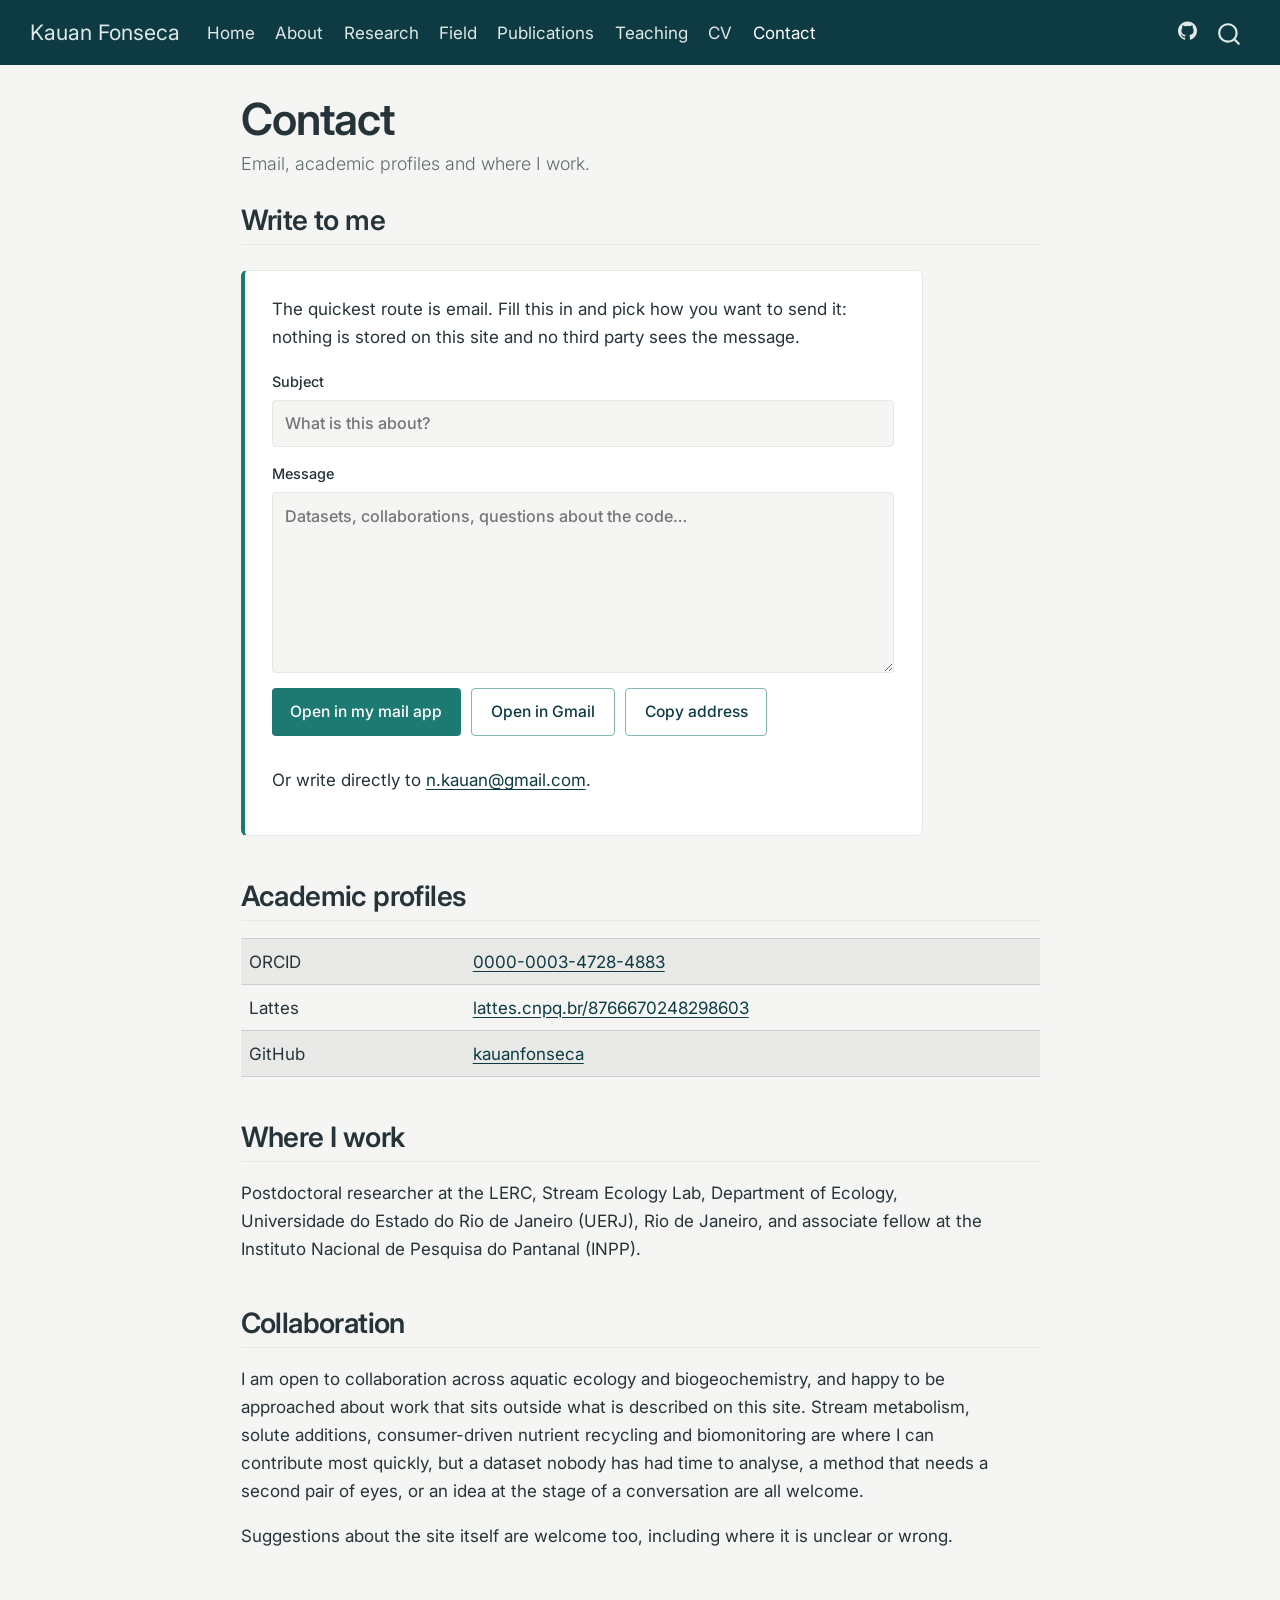
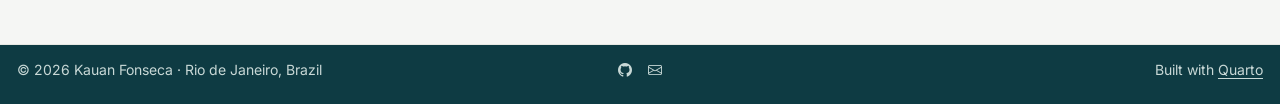
<file: contact.html>
<!DOCTYPE html>
<html xmlns="http://www.w3.org/1999/xhtml" lang="en" xml:lang="en"><head>

<meta charset="utf-8">
<meta name="generator" content="quarto-1.6.42">

<meta name="viewport" content="width=device-width, initial-scale=1.0, user-scalable=yes">


<title>Contact – Kauan Fonseca</title>
<style>
code{white-space: pre-wrap;}
span.smallcaps{font-variant: small-caps;}
div.columns{display: flex; gap: min(4vw, 1.5em);}
div.column{flex: auto; overflow-x: auto;}
div.hanging-indent{margin-left: 1.5em; text-indent: -1.5em;}
ul.task-list{list-style: none;}
ul.task-list li input[type="checkbox"] {
  width: 0.8em;
  margin: 0 0.8em 0.2em -1em; /* quarto-specific, see https://github.com/quarto-dev/quarto-cli/issues/4556 */ 
  vertical-align: middle;
}
</style>


<script src="site_libs/quarto-nav/quarto-nav.js"></script>
<script src="site_libs/clipboard/clipboard.min.js"></script>
<script src="site_libs/quarto-search/autocomplete.umd.js"></script>
<script src="site_libs/quarto-search/fuse.min.js"></script>
<script src="site_libs/quarto-search/quarto-search.js"></script>
<meta name="quarto:offset" content="./">
<link href="./images/favicon.png" rel="icon" type="image/png">
<script src="site_libs/quarto-html/quarto.js"></script>
<script src="site_libs/quarto-html/popper.min.js"></script>
<script src="site_libs/quarto-html/tippy.umd.min.js"></script>
<script src="site_libs/quarto-html/anchor.min.js"></script>
<link href="site_libs/quarto-html/tippy.css" rel="stylesheet">
<link href="site_libs/quarto-html/quarto-syntax-highlighting-a2598ddfe9642cab64d781f6472ead56.css" rel="stylesheet" id="quarto-text-highlighting-styles">
<script src="site_libs/bootstrap/bootstrap.min.js"></script>
<link href="site_libs/bootstrap/bootstrap-icons.css" rel="stylesheet">
<link href="site_libs/bootstrap/bootstrap-473b39eb7429e6edf0a557a5ea7ba57d.min.css" rel="stylesheet" append-hash="true" id="quarto-bootstrap" data-mode="light">
<script id="quarto-search-options" type="application/json">{
  "location": "navbar",
  "copy-button": false,
  "collapse-after": 3,
  "panel-placement": "end",
  "type": "overlay",
  "limit": 50,
  "keyboard-shortcut": [
    "f",
    "/",
    "s"
  ],
  "language": {
    "search-no-results-text": "No results",
    "search-matching-documents-text": "matching documents",
    "search-copy-link-title": "Copy link to search",
    "search-hide-matches-text": "Hide additional matches",
    "search-more-match-text": "more match in this document",
    "search-more-matches-text": "more matches in this document",
    "search-clear-button-title": "Clear",
    "search-text-placeholder": "",
    "search-detached-cancel-button-title": "Cancel",
    "search-submit-button-title": "Submit",
    "search-label": "Search"
  }
}</script>
<style>html{ scroll-behavior: smooth; }</style>


<meta property="og:title" content="Contact – Kauan Fonseca">
<meta property="og:description" content="Email, academic profiles and where I work.">
<meta property="og:site_name" content="Kauan Fonseca">
</head>

<body class="nav-fixed fullcontent">

<div id="quarto-search-results"></div>
  <header id="quarto-header" class="headroom fixed-top">
    <nav class="navbar navbar-expand-lg " data-bs-theme="dark">
      <div class="navbar-container container-fluid">
      <div class="navbar-brand-container mx-auto">
    <a class="navbar-brand" href="./index.html">
    <span class="navbar-title">Kauan Fonseca</span>
    </a>
  </div>
            <div id="quarto-search" class="" title="Search"></div>
          <button class="navbar-toggler" type="button" data-bs-toggle="collapse" data-bs-target="#navbarCollapse" aria-controls="navbarCollapse" role="menu" aria-expanded="false" aria-label="Toggle navigation" onclick="if (window.quartoToggleHeadroom) { window.quartoToggleHeadroom(); }">
  <span class="navbar-toggler-icon"></span>
</button>
          <div class="collapse navbar-collapse" id="navbarCollapse">
            <ul class="navbar-nav navbar-nav-scroll me-auto">
  <li class="nav-item">
    <a class="nav-link" href="./index.html"> 
<span class="menu-text">Home</span></a>
  </li>  
  <li class="nav-item">
    <a class="nav-link" href="./about.html"> 
<span class="menu-text">About</span></a>
  </li>  
  <li class="nav-item">
    <a class="nav-link" href="./research.html"> 
<span class="menu-text">Research</span></a>
  </li>  
  <li class="nav-item">
    <a class="nav-link" href="./field.html"> 
<span class="menu-text">Field</span></a>
  </li>  
  <li class="nav-item">
    <a class="nav-link" href="./publications.html"> 
<span class="menu-text">Publications</span></a>
  </li>  
  <li class="nav-item">
    <a class="nav-link" href="./teaching.html"> 
<span class="menu-text">Teaching</span></a>
  </li>  
  <li class="nav-item">
    <a class="nav-link" href="./cv.html"> 
<span class="menu-text">CV</span></a>
  </li>  
  <li class="nav-item">
    <a class="nav-link active" href="./contact.html" aria-current="page"> 
<span class="menu-text">Contact</span></a>
  </li>  
</ul>
            <ul class="navbar-nav navbar-nav-scroll ms-auto">
  <li class="nav-item compact">
    <a class="nav-link" href="https://github.com/kauanfonseca"> <i class="bi bi-github" role="img" aria-label="GitHub">
</i> 
<span class="menu-text"></span></a>
  </li>  
</ul>
          </div> <!-- /navcollapse -->
            <div class="quarto-navbar-tools">
</div>
      </div> <!-- /container-fluid -->
    </nav>
</header>
<!-- content -->
<div id="quarto-content" class="quarto-container page-columns page-rows-contents page-layout-article page-navbar">
<!-- sidebar -->
<!-- margin-sidebar -->
    
<!-- main -->
<main class="content" id="quarto-document-content">

<header id="title-block-header" class="quarto-title-block default">
<div class="quarto-title">
<h1 class="title">Contact</h1>
<p class="subtitle lead">Email, academic profiles and where I work.</p>
</div>



<div class="quarto-title-meta">

    
  
    
  </div>
  


</header>


<section id="write-to-me" class="level2">
<h2 class="anchored" data-anchor-id="write-to-me">Write to me</h2>
<div class="contact-box">
<p>The quickest route is email. Fill this in and pick how you want to send it: nothing is stored on this site and no third party sees the message.</p>
<div class="contact-form">
  <label>Subject
    <input id="cf-subject" type="text" placeholder="What is this about?">
  </label>
  <label>Message
    <textarea id="cf-body" rows="6" placeholder="Datasets, collaborations, questions about the code…"></textarea>
  </label>
  <div class="contact-actions">
    <button id="cf-mail" type="button">Open in my mail app</button>
    <button id="cf-gmail" type="button" class="secondary">Open in Gmail</button>
    <button id="cf-copy" type="button" class="secondary">Copy address</button>
  </div>
  <p id="cf-status" class="cf-status" role="status"></p>
</div>

<script>
(function () {
  const to = "n.kauan" + "@" + "gmail.com";
  const get = id => document.getElementById(id);
  const subject = () => encodeURIComponent(get("cf-subject").value || "");
  const body = () => encodeURIComponent(get("cf-body").value || "");
  const say = msg => { get("cf-status").textContent = msg; };

  get("cf-mail").addEventListener("click", () => {
    window.location.href =
      `mailto:${to}?subject=${subject()}&body=${body()}`;
    say("If nothing opened, this browser has no mail app set up. Use Gmail or copy the address.");
  });

  get("cf-gmail").addEventListener("click", () => {
    window.open(
      `https://mail.google.com/mail/?view=cm&fs=1&to=${to}&su=${subject()}&body=${body()}`,
      "_blank", "noopener");
  });

  get("cf-copy").addEventListener("click", async () => {
    try {
      await navigator.clipboard.writeText(to);
      say("Address copied: " + to);
    } catch (e) {
      say("Address: " + to);
    }
  });
})();
</script>
<p>Or write directly to <a href="mailto:n.kauan@gmail.com">n.kauan@gmail.com</a>.</p>
</div>
</section>
<section id="academic-profiles" class="level2">
<h2 class="anchored" data-anchor-id="academic-profiles">Academic profiles</h2>
<table class="table-striped caption-top table">
<colgroup>
<col style="width: 28%">
<col style="width: 72%">
</colgroup>
<tbody>
<tr class="odd">
<td>ORCID</td>
<td><a href="https://orcid.org/0000-0003-4728-4883">0000-0003-4728-4883</a></td>
</tr>
<tr class="even">
<td>Lattes</td>
<td><a href="http://lattes.cnpq.br/8766670248298603">lattes.cnpq.br/8766670248298603</a></td>
</tr>
<tr class="odd">
<td>GitHub</td>
<td><a href="https://github.com/kauanfonseca">kauanfonseca</a></td>
</tr>
</tbody>
</table>
<!-- TODO: Google Scholar e ResearchGate -- me passe os links ou deixe fora. -->
</section>
<section id="where-i-work" class="level2">
<h2 class="anchored" data-anchor-id="where-i-work">Where I work</h2>
<p>Postdoctoral researcher at the LERC, Stream Ecology Lab, Department of Ecology, Universidade do Estado do Rio de Janeiro (UERJ), Rio de Janeiro, and associate fellow at the Instituto Nacional de Pesquisa do Pantanal (INPP).</p>
</section>
<section id="collaboration" class="level2">
<h2 class="anchored" data-anchor-id="collaboration">Collaboration</h2>
<p>I am open to collaboration across aquatic ecology and biogeochemistry, and happy to be approached about work that sits outside what is described on this site. Stream metabolism, solute additions, consumer-driven nutrient recycling and biomonitoring are where I can contribute most quickly, but a dataset nobody has had time to analyse, a method that needs a second pair of eyes, or an idea at the stage of a conversation are all welcome.</p>
<p>Suggestions about the site itself are welcome too, including where it is unclear or wrong.</p>


</section>

</main> <!-- /main -->
<script id="quarto-html-after-body" type="application/javascript">
window.document.addEventListener("DOMContentLoaded", function (event) {
  const toggleBodyColorMode = (bsSheetEl) => {
    const mode = bsSheetEl.getAttribute("data-mode");
    const bodyEl = window.document.querySelector("body");
    if (mode === "dark") {
      bodyEl.classList.add("quarto-dark");
      bodyEl.classList.remove("quarto-light");
    } else {
      bodyEl.classList.add("quarto-light");
      bodyEl.classList.remove("quarto-dark");
    }
  }
  const toggleBodyColorPrimary = () => {
    const bsSheetEl = window.document.querySelector("link#quarto-bootstrap");
    if (bsSheetEl) {
      toggleBodyColorMode(bsSheetEl);
    }
  }
  toggleBodyColorPrimary();  
  const icon = "";
  const anchorJS = new window.AnchorJS();
  anchorJS.options = {
    placement: 'right',
    icon: icon
  };
  anchorJS.add('.anchored');
  const isCodeAnnotation = (el) => {
    for (const clz of el.classList) {
      if (clz.startsWith('code-annotation-')) {                     
        return true;
      }
    }
    return false;
  }
  const onCopySuccess = function(e) {
    // button target
    const button = e.trigger;
    // don't keep focus
    button.blur();
    // flash "checked"
    button.classList.add('code-copy-button-checked');
    var currentTitle = button.getAttribute("title");
    button.setAttribute("title", "Copied!");
    let tooltip;
    if (window.bootstrap) {
      button.setAttribute("data-bs-toggle", "tooltip");
      button.setAttribute("data-bs-placement", "left");
      button.setAttribute("data-bs-title", "Copied!");
      tooltip = new bootstrap.Tooltip(button, 
        { trigger: "manual", 
          customClass: "code-copy-button-tooltip",
          offset: [0, -8]});
      tooltip.show();    
    }
    setTimeout(function() {
      if (tooltip) {
        tooltip.hide();
        button.removeAttribute("data-bs-title");
        button.removeAttribute("data-bs-toggle");
        button.removeAttribute("data-bs-placement");
      }
      button.setAttribute("title", currentTitle);
      button.classList.remove('code-copy-button-checked');
    }, 1000);
    // clear code selection
    e.clearSelection();
  }
  const getTextToCopy = function(trigger) {
      const codeEl = trigger.previousElementSibling.cloneNode(true);
      for (const childEl of codeEl.children) {
        if (isCodeAnnotation(childEl)) {
          childEl.remove();
        }
      }
      return codeEl.innerText;
  }
  const clipboard = new window.ClipboardJS('.code-copy-button:not([data-in-quarto-modal])', {
    text: getTextToCopy
  });
  clipboard.on('success', onCopySuccess);
  if (window.document.getElementById('quarto-embedded-source-code-modal')) {
    const clipboardModal = new window.ClipboardJS('.code-copy-button[data-in-quarto-modal]', {
      text: getTextToCopy,
      container: window.document.getElementById('quarto-embedded-source-code-modal')
    });
    clipboardModal.on('success', onCopySuccess);
  }
    var localhostRegex = new RegExp(/^(?:http|https):\/\/localhost\:?[0-9]*\//);
    var mailtoRegex = new RegExp(/^mailto:/);
      var filterRegex = new RegExp("https:\/\/kauanfonseca\.github\.io");
    var isInternal = (href) => {
        return filterRegex.test(href) || localhostRegex.test(href) || mailtoRegex.test(href);
    }
    // Inspect non-navigation links and adorn them if external
 	var links = window.document.querySelectorAll('a[href]:not(.nav-link):not(.navbar-brand):not(.toc-action):not(.sidebar-link):not(.sidebar-item-toggle):not(.pagination-link):not(.no-external):not([aria-hidden]):not(.dropdown-item):not(.quarto-navigation-tool):not(.about-link)');
    for (var i=0; i<links.length; i++) {
      const link = links[i];
      if (!isInternal(link.href)) {
        // undo the damage that might have been done by quarto-nav.js in the case of
        // links that we want to consider external
        if (link.dataset.originalHref !== undefined) {
          link.href = link.dataset.originalHref;
        }
          // target, if specified
          link.setAttribute("target", "_blank");
          if (link.getAttribute("rel") === null) {
            link.setAttribute("rel", "noopener");
          }
      }
    }
  function tippyHover(el, contentFn, onTriggerFn, onUntriggerFn) {
    const config = {
      allowHTML: true,
      maxWidth: 500,
      delay: 100,
      arrow: false,
      appendTo: function(el) {
          return el.parentElement;
      },
      interactive: true,
      interactiveBorder: 10,
      theme: 'quarto',
      placement: 'bottom-start',
    };
    if (contentFn) {
      config.content = contentFn;
    }
    if (onTriggerFn) {
      config.onTrigger = onTriggerFn;
    }
    if (onUntriggerFn) {
      config.onUntrigger = onUntriggerFn;
    }
    window.tippy(el, config); 
  }
  const noterefs = window.document.querySelectorAll('a[role="doc-noteref"]');
  for (var i=0; i<noterefs.length; i++) {
    const ref = noterefs[i];
    tippyHover(ref, function() {
      // use id or data attribute instead here
      let href = ref.getAttribute('data-footnote-href') || ref.getAttribute('href');
      try { href = new URL(href).hash; } catch {}
      const id = href.replace(/^#\/?/, "");
      const note = window.document.getElementById(id);
      if (note) {
        return note.innerHTML;
      } else {
        return "";
      }
    });
  }
  const xrefs = window.document.querySelectorAll('a.quarto-xref');
  const processXRef = (id, note) => {
    // Strip column container classes
    const stripColumnClz = (el) => {
      el.classList.remove("page-full", "page-columns");
      if (el.children) {
        for (const child of el.children) {
          stripColumnClz(child);
        }
      }
    }
    stripColumnClz(note)
    if (id === null || id.startsWith('sec-')) {
      // Special case sections, only their first couple elements
      const container = document.createElement("div");
      if (note.children && note.children.length > 2) {
        container.appendChild(note.children[0].cloneNode(true));
        for (let i = 1; i < note.children.length; i++) {
          const child = note.children[i];
          if (child.tagName === "P" && child.innerText === "") {
            continue;
          } else {
            container.appendChild(child.cloneNode(true));
            break;
          }
        }
        if (window.Quarto?.typesetMath) {
          window.Quarto.typesetMath(container);
        }
        return container.innerHTML
      } else {
        if (window.Quarto?.typesetMath) {
          window.Quarto.typesetMath(note);
        }
        return note.innerHTML;
      }
    } else {
      // Remove any anchor links if they are present
      const anchorLink = note.querySelector('a.anchorjs-link');
      if (anchorLink) {
        anchorLink.remove();
      }
      if (window.Quarto?.typesetMath) {
        window.Quarto.typesetMath(note);
      }
      if (note.classList.contains("callout")) {
        return note.outerHTML;
      } else {
        return note.innerHTML;
      }
    }
  }
  for (var i=0; i<xrefs.length; i++) {
    const xref = xrefs[i];
    tippyHover(xref, undefined, function(instance) {
      instance.disable();
      let url = xref.getAttribute('href');
      let hash = undefined; 
      if (url.startsWith('#')) {
        hash = url;
      } else {
        try { hash = new URL(url).hash; } catch {}
      }
      if (hash) {
        const id = hash.replace(/^#\/?/, "");
        const note = window.document.getElementById(id);
        if (note !== null) {
          try {
            const html = processXRef(id, note.cloneNode(true));
            instance.setContent(html);
          } finally {
            instance.enable();
            instance.show();
          }
        } else {
          // See if we can fetch this
          fetch(url.split('#')[0])
          .then(res => res.text())
          .then(html => {
            const parser = new DOMParser();
            const htmlDoc = parser.parseFromString(html, "text/html");
            const note = htmlDoc.getElementById(id);
            if (note !== null) {
              const html = processXRef(id, note);
              instance.setContent(html);
            } 
          }).finally(() => {
            instance.enable();
            instance.show();
          });
        }
      } else {
        // See if we can fetch a full url (with no hash to target)
        // This is a special case and we should probably do some content thinning / targeting
        fetch(url)
        .then(res => res.text())
        .then(html => {
          const parser = new DOMParser();
          const htmlDoc = parser.parseFromString(html, "text/html");
          const note = htmlDoc.querySelector('main.content');
          if (note !== null) {
            // This should only happen for chapter cross references
            // (since there is no id in the URL)
            // remove the first header
            if (note.children.length > 0 && note.children[0].tagName === "HEADER") {
              note.children[0].remove();
            }
            const html = processXRef(null, note);
            instance.setContent(html);
          } 
        }).finally(() => {
          instance.enable();
          instance.show();
        });
      }
    }, function(instance) {
    });
  }
      let selectedAnnoteEl;
      const selectorForAnnotation = ( cell, annotation) => {
        let cellAttr = 'data-code-cell="' + cell + '"';
        let lineAttr = 'data-code-annotation="' +  annotation + '"';
        const selector = 'span[' + cellAttr + '][' + lineAttr + ']';
        return selector;
      }
      const selectCodeLines = (annoteEl) => {
        const doc = window.document;
        const targetCell = annoteEl.getAttribute("data-target-cell");
        const targetAnnotation = annoteEl.getAttribute("data-target-annotation");
        const annoteSpan = window.document.querySelector(selectorForAnnotation(targetCell, targetAnnotation));
        const lines = annoteSpan.getAttribute("data-code-lines").split(",");
        const lineIds = lines.map((line) => {
          return targetCell + "-" + line;
        })
        let top = null;
        let height = null;
        let parent = null;
        if (lineIds.length > 0) {
            //compute the position of the single el (top and bottom and make a div)
            const el = window.document.getElementById(lineIds[0]);
            top = el.offsetTop;
            height = el.offsetHeight;
            parent = el.parentElement.parentElement;
          if (lineIds.length > 1) {
            const lastEl = window.document.getElementById(lineIds[lineIds.length - 1]);
            const bottom = lastEl.offsetTop + lastEl.offsetHeight;
            height = bottom - top;
          }
          if (top !== null && height !== null && parent !== null) {
            // cook up a div (if necessary) and position it 
            let div = window.document.getElementById("code-annotation-line-highlight");
            if (div === null) {
              div = window.document.createElement("div");
              div.setAttribute("id", "code-annotation-line-highlight");
              div.style.position = 'absolute';
              parent.appendChild(div);
            }
            div.style.top = top - 2 + "px";
            div.style.height = height + 4 + "px";
            div.style.left = 0;
            let gutterDiv = window.document.getElementById("code-annotation-line-highlight-gutter");
            if (gutterDiv === null) {
              gutterDiv = window.document.createElement("div");
              gutterDiv.setAttribute("id", "code-annotation-line-highlight-gutter");
              gutterDiv.style.position = 'absolute';
              const codeCell = window.document.getElementById(targetCell);
              const gutter = codeCell.querySelector('.code-annotation-gutter');
              gutter.appendChild(gutterDiv);
            }
            gutterDiv.style.top = top - 2 + "px";
            gutterDiv.style.height = height + 4 + "px";
          }
          selectedAnnoteEl = annoteEl;
        }
      };
      const unselectCodeLines = () => {
        const elementsIds = ["code-annotation-line-highlight", "code-annotation-line-highlight-gutter"];
        elementsIds.forEach((elId) => {
          const div = window.document.getElementById(elId);
          if (div) {
            div.remove();
          }
        });
        selectedAnnoteEl = undefined;
      };
        // Handle positioning of the toggle
    window.addEventListener(
      "resize",
      throttle(() => {
        elRect = undefined;
        if (selectedAnnoteEl) {
          selectCodeLines(selectedAnnoteEl);
        }
      }, 10)
    );
    function throttle(fn, ms) {
    let throttle = false;
    let timer;
      return (...args) => {
        if(!throttle) { // first call gets through
            fn.apply(this, args);
            throttle = true;
        } else { // all the others get throttled
            if(timer) clearTimeout(timer); // cancel #2
            timer = setTimeout(() => {
              fn.apply(this, args);
              timer = throttle = false;
            }, ms);
        }
      };
    }
      // Attach click handler to the DT
      const annoteDls = window.document.querySelectorAll('dt[data-target-cell]');
      for (const annoteDlNode of annoteDls) {
        annoteDlNode.addEventListener('click', (event) => {
          const clickedEl = event.target;
          if (clickedEl !== selectedAnnoteEl) {
            unselectCodeLines();
            const activeEl = window.document.querySelector('dt[data-target-cell].code-annotation-active');
            if (activeEl) {
              activeEl.classList.remove('code-annotation-active');
            }
            selectCodeLines(clickedEl);
            clickedEl.classList.add('code-annotation-active');
          } else {
            // Unselect the line
            unselectCodeLines();
            clickedEl.classList.remove('code-annotation-active');
          }
        });
      }
  const findCites = (el) => {
    const parentEl = el.parentElement;
    if (parentEl) {
      const cites = parentEl.dataset.cites;
      if (cites) {
        return {
          el,
          cites: cites.split(' ')
        };
      } else {
        return findCites(el.parentElement)
      }
    } else {
      return undefined;
    }
  };
  var bibliorefs = window.document.querySelectorAll('a[role="doc-biblioref"]');
  for (var i=0; i<bibliorefs.length; i++) {
    const ref = bibliorefs[i];
    const citeInfo = findCites(ref);
    if (citeInfo) {
      tippyHover(citeInfo.el, function() {
        var popup = window.document.createElement('div');
        citeInfo.cites.forEach(function(cite) {
          var citeDiv = window.document.createElement('div');
          citeDiv.classList.add('hanging-indent');
          citeDiv.classList.add('csl-entry');
          var biblioDiv = window.document.getElementById('ref-' + cite);
          if (biblioDiv) {
            citeDiv.innerHTML = biblioDiv.innerHTML;
          }
          popup.appendChild(citeDiv);
        });
        return popup.innerHTML;
      });
    }
  }
});
</script>
</div> <!-- /content -->
<footer class="footer">
  <div class="nav-footer">
    <div class="nav-footer-left">
<p>© 2026 Kauan Fonseca · Rio de Janeiro, Brazil</p>
</div>   
    <div class="nav-footer-center">
      <ul class="footer-items list-unstyled">
    <li class="nav-item compact">
    <a class="nav-link" href="https://github.com/kauanfonseca">
      <i class="bi bi-github" role="img" aria-label="GitHub">
</i> 
    </a>
  </li>  
    <li class="nav-item compact">
    <a class="nav-link" href="mailto:n.kauan@gmail.com">
      <i class="bi bi-envelope" role="img" aria-label="Email">
</i> 
    </a>
  </li>  
</ul>
    </div>
    <div class="nav-footer-right">
<p>Built with <a href="https://quarto.org">Quarto</a></p>
</div>
  </div>
</footer>




<script src="site_libs/quarto-html/zenscroll-min.js"></script>
</body></html>
</file>
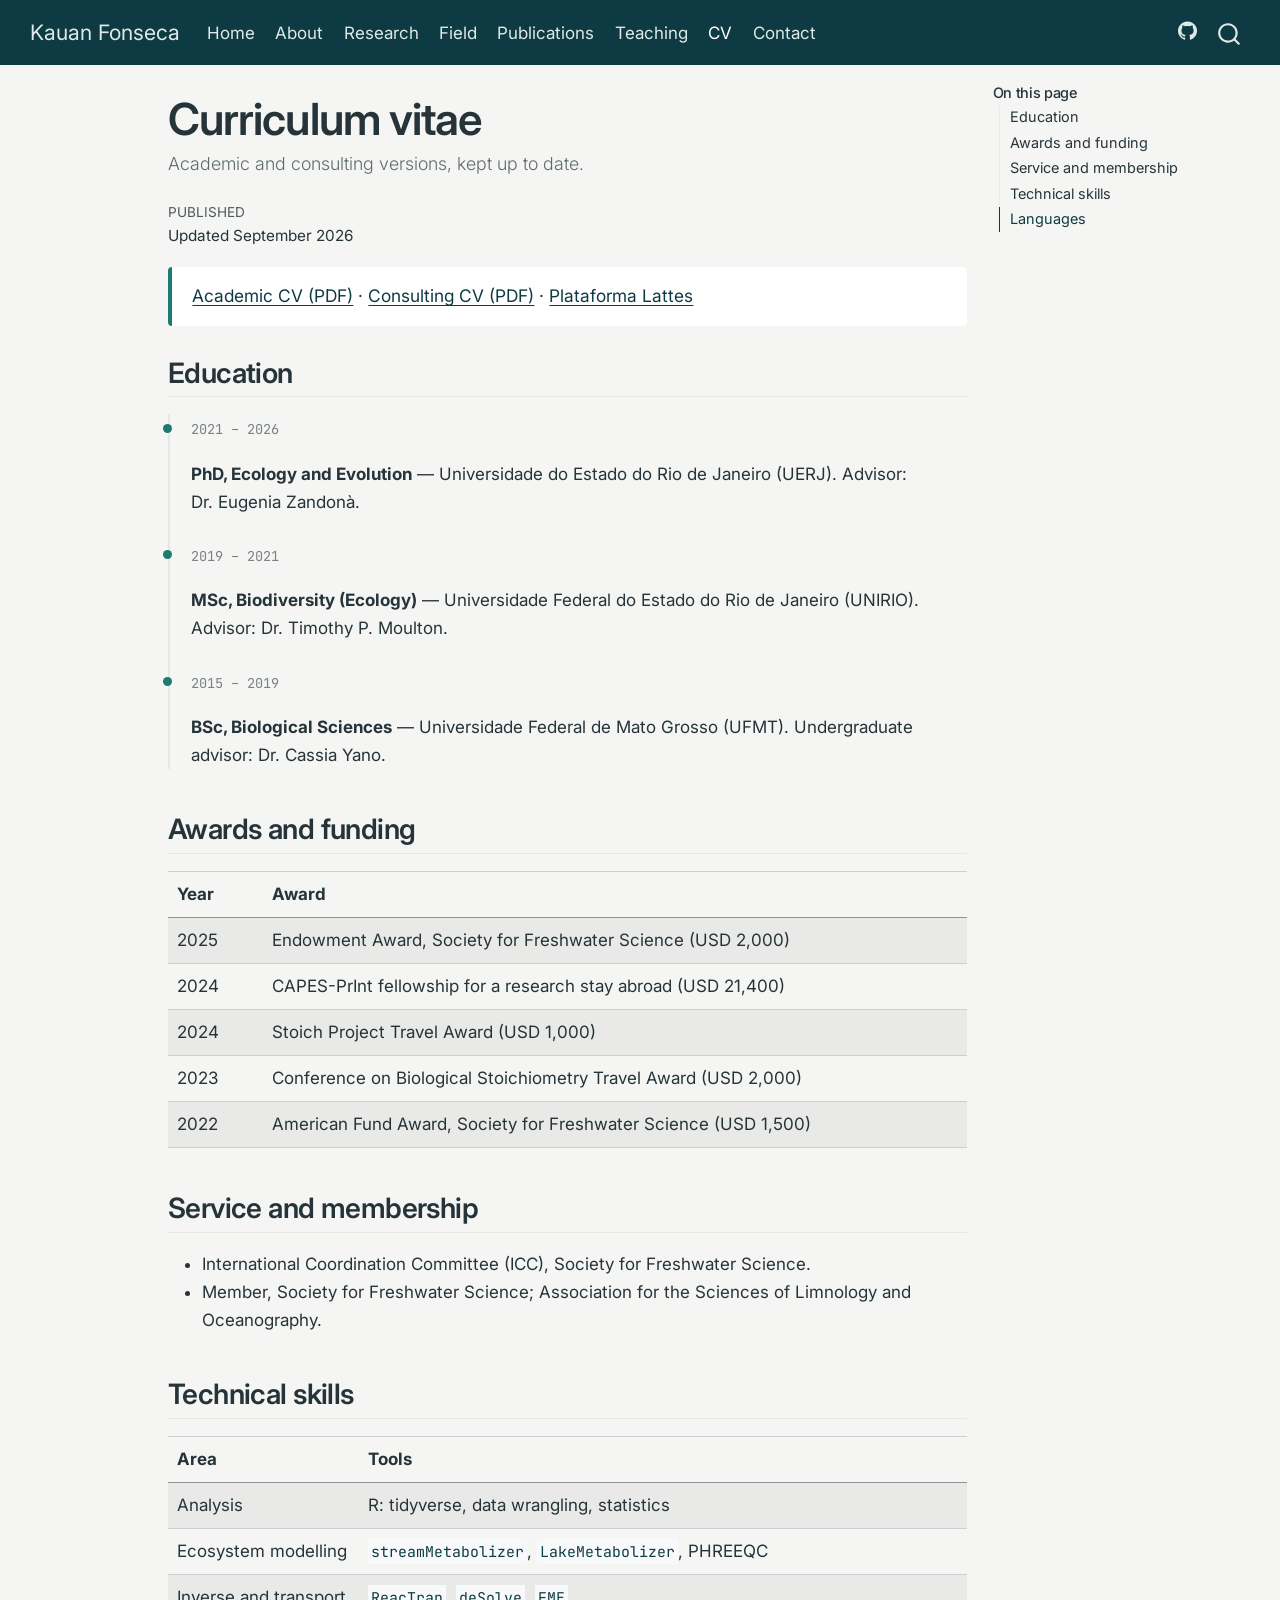
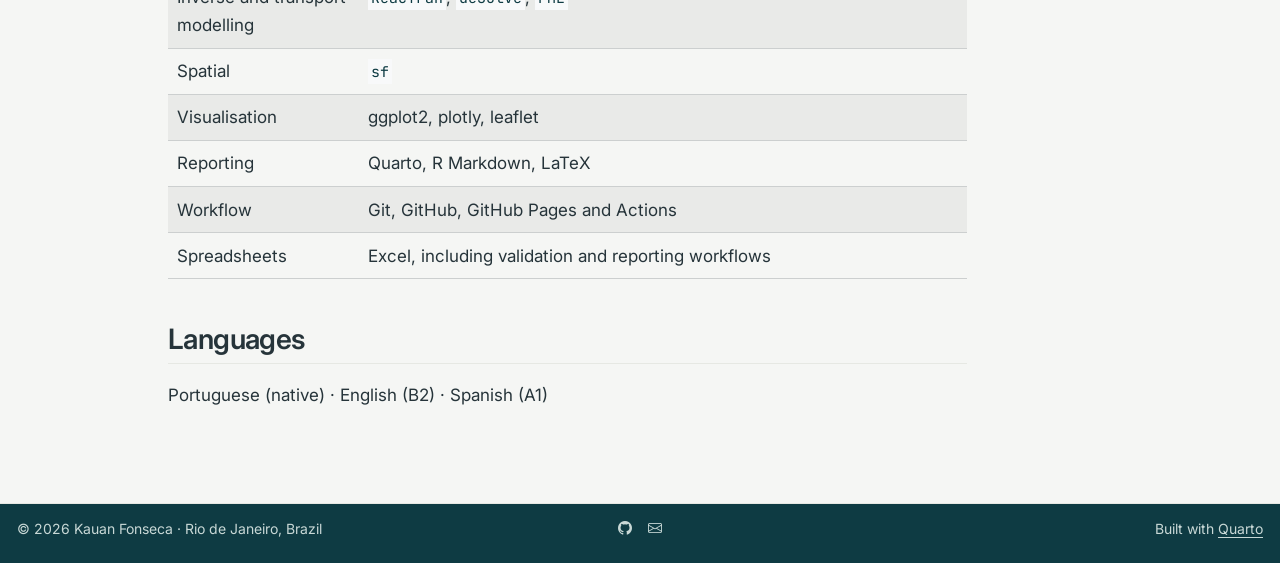
<file: cv.html>
<!DOCTYPE html>
<html xmlns="http://www.w3.org/1999/xhtml" lang="en" xml:lang="en"><head>

<meta charset="utf-8">
<meta name="generator" content="quarto-1.6.42">

<meta name="viewport" content="width=device-width, initial-scale=1.0, user-scalable=yes">


<title>Curriculum vitae – Kauan Fonseca</title>
<style>
code{white-space: pre-wrap;}
span.smallcaps{font-variant: small-caps;}
div.columns{display: flex; gap: min(4vw, 1.5em);}
div.column{flex: auto; overflow-x: auto;}
div.hanging-indent{margin-left: 1.5em; text-indent: -1.5em;}
ul.task-list{list-style: none;}
ul.task-list li input[type="checkbox"] {
  width: 0.8em;
  margin: 0 0.8em 0.2em -1em; /* quarto-specific, see https://github.com/quarto-dev/quarto-cli/issues/4556 */ 
  vertical-align: middle;
}
</style>


<script src="site_libs/quarto-nav/quarto-nav.js"></script>
<script src="site_libs/clipboard/clipboard.min.js"></script>
<script src="site_libs/quarto-search/autocomplete.umd.js"></script>
<script src="site_libs/quarto-search/fuse.min.js"></script>
<script src="site_libs/quarto-search/quarto-search.js"></script>
<meta name="quarto:offset" content="./">
<link href="./images/favicon.png" rel="icon" type="image/png">
<script src="site_libs/quarto-html/quarto.js"></script>
<script src="site_libs/quarto-html/popper.min.js"></script>
<script src="site_libs/quarto-html/tippy.umd.min.js"></script>
<script src="site_libs/quarto-html/anchor.min.js"></script>
<link href="site_libs/quarto-html/tippy.css" rel="stylesheet">
<link href="site_libs/quarto-html/quarto-syntax-highlighting-a2598ddfe9642cab64d781f6472ead56.css" rel="stylesheet" id="quarto-text-highlighting-styles">
<script src="site_libs/bootstrap/bootstrap.min.js"></script>
<link href="site_libs/bootstrap/bootstrap-icons.css" rel="stylesheet">
<link href="site_libs/bootstrap/bootstrap-473b39eb7429e6edf0a557a5ea7ba57d.min.css" rel="stylesheet" append-hash="true" id="quarto-bootstrap" data-mode="light">
<script id="quarto-search-options" type="application/json">{
  "location": "navbar",
  "copy-button": false,
  "collapse-after": 3,
  "panel-placement": "end",
  "type": "overlay",
  "limit": 50,
  "keyboard-shortcut": [
    "f",
    "/",
    "s"
  ],
  "language": {
    "search-no-results-text": "No results",
    "search-matching-documents-text": "matching documents",
    "search-copy-link-title": "Copy link to search",
    "search-hide-matches-text": "Hide additional matches",
    "search-more-match-text": "more match in this document",
    "search-more-matches-text": "more matches in this document",
    "search-clear-button-title": "Clear",
    "search-text-placeholder": "",
    "search-detached-cancel-button-title": "Cancel",
    "search-submit-button-title": "Submit",
    "search-label": "Search"
  }
}</script>
<style>html{ scroll-behavior: smooth; }</style>


<meta property="og:title" content="Curriculum vitae – Kauan Fonseca">
<meta property="og:description" content="Academic and consulting versions, kept up to date.">
<meta property="og:site_name" content="Kauan Fonseca">
</head>

<body class="nav-fixed">

<div id="quarto-search-results"></div>
  <header id="quarto-header" class="headroom fixed-top">
    <nav class="navbar navbar-expand-lg " data-bs-theme="dark">
      <div class="navbar-container container-fluid">
      <div class="navbar-brand-container mx-auto">
    <a class="navbar-brand" href="./index.html">
    <span class="navbar-title">Kauan Fonseca</span>
    </a>
  </div>
            <div id="quarto-search" class="" title="Search"></div>
          <button class="navbar-toggler" type="button" data-bs-toggle="collapse" data-bs-target="#navbarCollapse" aria-controls="navbarCollapse" role="menu" aria-expanded="false" aria-label="Toggle navigation" onclick="if (window.quartoToggleHeadroom) { window.quartoToggleHeadroom(); }">
  <span class="navbar-toggler-icon"></span>
</button>
          <div class="collapse navbar-collapse" id="navbarCollapse">
            <ul class="navbar-nav navbar-nav-scroll me-auto">
  <li class="nav-item">
    <a class="nav-link" href="./index.html"> 
<span class="menu-text">Home</span></a>
  </li>  
  <li class="nav-item">
    <a class="nav-link" href="./about.html"> 
<span class="menu-text">About</span></a>
  </li>  
  <li class="nav-item">
    <a class="nav-link" href="./research.html"> 
<span class="menu-text">Research</span></a>
  </li>  
  <li class="nav-item">
    <a class="nav-link" href="./field.html"> 
<span class="menu-text">Field</span></a>
  </li>  
  <li class="nav-item">
    <a class="nav-link" href="./publications.html"> 
<span class="menu-text">Publications</span></a>
  </li>  
  <li class="nav-item">
    <a class="nav-link" href="./teaching.html"> 
<span class="menu-text">Teaching</span></a>
  </li>  
  <li class="nav-item">
    <a class="nav-link active" href="./cv.html" aria-current="page"> 
<span class="menu-text">CV</span></a>
  </li>  
  <li class="nav-item">
    <a class="nav-link" href="./contact.html"> 
<span class="menu-text">Contact</span></a>
  </li>  
</ul>
            <ul class="navbar-nav navbar-nav-scroll ms-auto">
  <li class="nav-item compact">
    <a class="nav-link" href="https://github.com/kauanfonseca"> <i class="bi bi-github" role="img" aria-label="GitHub">
</i> 
<span class="menu-text"></span></a>
  </li>  
</ul>
          </div> <!-- /navcollapse -->
            <div class="quarto-navbar-tools">
</div>
      </div> <!-- /container-fluid -->
    </nav>
</header>
<!-- content -->
<div id="quarto-content" class="quarto-container page-columns page-rows-contents page-layout-article page-navbar">
<!-- sidebar -->
<!-- margin-sidebar -->
    <div id="quarto-margin-sidebar" class="sidebar margin-sidebar">
        <nav id="TOC" role="doc-toc" class="toc-active">
    <h2 id="toc-title">On this page</h2>
   
  <ul>
  <li><a href="#education" id="toc-education" class="nav-link active" data-scroll-target="#education">Education</a></li>
  <li><a href="#awards-and-funding" id="toc-awards-and-funding" class="nav-link" data-scroll-target="#awards-and-funding">Awards and funding</a></li>
  <li><a href="#service-and-membership" id="toc-service-and-membership" class="nav-link" data-scroll-target="#service-and-membership">Service and membership</a></li>
  <li><a href="#technical-skills" id="toc-technical-skills" class="nav-link" data-scroll-target="#technical-skills">Technical skills</a></li>
  <li><a href="#languages" id="toc-languages" class="nav-link" data-scroll-target="#languages">Languages</a></li>
  </ul>
</nav>
    </div>
<!-- main -->
<main class="content" id="quarto-document-content">

<header id="title-block-header" class="quarto-title-block default">
<div class="quarto-title">
<h1 class="title">Curriculum vitae</h1>
<p class="subtitle lead">Academic and consulting versions, kept up to date.</p>
</div>



<div class="quarto-title-meta">

    
    <div>
    <div class="quarto-title-meta-heading">Published</div>
    <div class="quarto-title-meta-contents">
      <p class="date">Updated September 2026</p>
    </div>
  </div>
  
    
  </div>
  


</header>


<div class="cv-links">
<p><strong><a href="cv/kauan-fonseca-cv-academic.pdf">Academic CV (PDF)</a></strong> · <strong><a href="cv/kauan-fonseca-cv-consulting.pdf">Consulting CV (PDF)</a></strong> · <strong><a href="http://lattes.cnpq.br/8766670248298603">Plataforma Lattes</a></strong></p>
</div>
<!-- TODO: se quiser as versões vivas do Drive além dos PDFs, cole os links
     aqui, com compartilhamento em "qualquer pessoa com o link pode VER". -->
<!-- PENDENTE (nota interna, não aparece na página):
Falta: os dois links do Drive na linha acima.
-->
<section id="education" class="level2">
<h2 class="anchored" data-anchor-id="education">Education</h2>
<div class="timeline">
<div class="entry">
<p><span class="when">2021 – 2026</span></p>
<p><strong>PhD, Ecology and Evolution</strong> — Universidade do Estado do Rio de Janeiro (UERJ). Advisor: Dr.&nbsp;Eugenia Zandonà.</p>
</div>
<div class="entry">
<p><span class="when">2019 – 2021</span></p>
<p><strong>MSc, Biodiversity (Ecology)</strong> — Universidade Federal do Estado do Rio de Janeiro (UNIRIO). Advisor: Dr.&nbsp;Timothy P. Moulton.</p>
</div>
<div class="entry">
<p><span class="when">2015 – 2019</span></p>
<p><strong>BSc, Biological Sciences</strong> — Universidade Federal de Mato Grosso (UFMT). Undergraduate advisor: Dr.&nbsp;Cassia Yano.</p>
</div>
</div>
</section>
<section id="awards-and-funding" class="level2">
<h2 class="anchored" data-anchor-id="awards-and-funding">Awards and funding</h2>
<table class="table-striped caption-top table">
<colgroup>
<col style="width: 12%">
<col style="width: 88%">
</colgroup>
<thead>
<tr class="header">
<th>Year</th>
<th>Award</th>
</tr>
</thead>
<tbody>
<tr class="odd">
<td>2025</td>
<td>Endowment Award, Society for Freshwater Science (USD 2,000)</td>
</tr>
<tr class="even">
<td>2024</td>
<td>CAPES-PrInt fellowship for a research stay abroad (USD 21,400)</td>
</tr>
<tr class="odd">
<td>2024</td>
<td>Stoich Project Travel Award (USD 1,000)</td>
</tr>
<tr class="even">
<td>2023</td>
<td>Conference on Biological Stoichiometry Travel Award (USD 2,000)</td>
</tr>
<tr class="odd">
<td>2022</td>
<td>American Fund Award, Society for Freshwater Science (USD 1,500)</td>
</tr>
</tbody>
</table>
</section>
<section id="service-and-membership" class="level2">
<h2 class="anchored" data-anchor-id="service-and-membership">Service and membership</h2>
<ul>
<li>International Coordination Committee (ICC), Society for Freshwater Science.</li>
<li>Member, Society for Freshwater Science; Association for the Sciences of Limnology and Oceanography.</li>
</ul>
</section>
<section id="technical-skills" class="level2">
<h2 class="anchored" data-anchor-id="technical-skills">Technical skills</h2>
<table class="table-striped caption-top table">
<colgroup>
<col style="width: 24%">
<col style="width: 76%">
</colgroup>
<thead>
<tr class="header">
<th>Area</th>
<th>Tools</th>
</tr>
</thead>
<tbody>
<tr class="odd">
<td>Analysis</td>
<td>R: tidyverse, data wrangling, statistics</td>
</tr>
<tr class="even">
<td>Ecosystem modelling</td>
<td><code>streamMetabolizer</code>, <code>LakeMetabolizer</code>, PHREEQC</td>
</tr>
<tr class="odd">
<td>Inverse and transport modelling</td>
<td><code>ReacTran</code>, <code>deSolve</code>, <code>FME</code></td>
</tr>
<tr class="even">
<td>Spatial</td>
<td><code>sf</code></td>
</tr>
<tr class="odd">
<td>Visualisation</td>
<td>ggplot2, plotly, leaflet</td>
</tr>
<tr class="even">
<td>Reporting</td>
<td>Quarto, R Markdown, LaTeX</td>
</tr>
<tr class="odd">
<td>Workflow</td>
<td>Git, GitHub, GitHub Pages and Actions</td>
</tr>
<tr class="even">
<td>Spreadsheets</td>
<td>Excel, including validation and reporting workflows</td>
</tr>
</tbody>
</table>
<!-- TODO: acrescentar o que faltar. Continuam fora, por falta de confirmação:
     seacarb, terra, QGIS, Google Earth Engine, Shiny, Docker, renv, Python,
     SQL, targets, brms/Stan. -->
</section>
<section id="languages" class="level2">
<h2 class="anchored" data-anchor-id="languages">Languages</h2>
<p>Portuguese (native) · English (B2) · Spanish (A1)</p>


</section>

</main> <!-- /main -->
<script id="quarto-html-after-body" type="application/javascript">
window.document.addEventListener("DOMContentLoaded", function (event) {
  const toggleBodyColorMode = (bsSheetEl) => {
    const mode = bsSheetEl.getAttribute("data-mode");
    const bodyEl = window.document.querySelector("body");
    if (mode === "dark") {
      bodyEl.classList.add("quarto-dark");
      bodyEl.classList.remove("quarto-light");
    } else {
      bodyEl.classList.add("quarto-light");
      bodyEl.classList.remove("quarto-dark");
    }
  }
  const toggleBodyColorPrimary = () => {
    const bsSheetEl = window.document.querySelector("link#quarto-bootstrap");
    if (bsSheetEl) {
      toggleBodyColorMode(bsSheetEl);
    }
  }
  toggleBodyColorPrimary();  
  const icon = "";
  const anchorJS = new window.AnchorJS();
  anchorJS.options = {
    placement: 'right',
    icon: icon
  };
  anchorJS.add('.anchored');
  const isCodeAnnotation = (el) => {
    for (const clz of el.classList) {
      if (clz.startsWith('code-annotation-')) {                     
        return true;
      }
    }
    return false;
  }
  const onCopySuccess = function(e) {
    // button target
    const button = e.trigger;
    // don't keep focus
    button.blur();
    // flash "checked"
    button.classList.add('code-copy-button-checked');
    var currentTitle = button.getAttribute("title");
    button.setAttribute("title", "Copied!");
    let tooltip;
    if (window.bootstrap) {
      button.setAttribute("data-bs-toggle", "tooltip");
      button.setAttribute("data-bs-placement", "left");
      button.setAttribute("data-bs-title", "Copied!");
      tooltip = new bootstrap.Tooltip(button, 
        { trigger: "manual", 
          customClass: "code-copy-button-tooltip",
          offset: [0, -8]});
      tooltip.show();    
    }
    setTimeout(function() {
      if (tooltip) {
        tooltip.hide();
        button.removeAttribute("data-bs-title");
        button.removeAttribute("data-bs-toggle");
        button.removeAttribute("data-bs-placement");
      }
      button.setAttribute("title", currentTitle);
      button.classList.remove('code-copy-button-checked');
    }, 1000);
    // clear code selection
    e.clearSelection();
  }
  const getTextToCopy = function(trigger) {
      const codeEl = trigger.previousElementSibling.cloneNode(true);
      for (const childEl of codeEl.children) {
        if (isCodeAnnotation(childEl)) {
          childEl.remove();
        }
      }
      return codeEl.innerText;
  }
  const clipboard = new window.ClipboardJS('.code-copy-button:not([data-in-quarto-modal])', {
    text: getTextToCopy
  });
  clipboard.on('success', onCopySuccess);
  if (window.document.getElementById('quarto-embedded-source-code-modal')) {
    const clipboardModal = new window.ClipboardJS('.code-copy-button[data-in-quarto-modal]', {
      text: getTextToCopy,
      container: window.document.getElementById('quarto-embedded-source-code-modal')
    });
    clipboardModal.on('success', onCopySuccess);
  }
    var localhostRegex = new RegExp(/^(?:http|https):\/\/localhost\:?[0-9]*\//);
    var mailtoRegex = new RegExp(/^mailto:/);
      var filterRegex = new RegExp("https:\/\/kauanfonseca\.github\.io");
    var isInternal = (href) => {
        return filterRegex.test(href) || localhostRegex.test(href) || mailtoRegex.test(href);
    }
    // Inspect non-navigation links and adorn them if external
 	var links = window.document.querySelectorAll('a[href]:not(.nav-link):not(.navbar-brand):not(.toc-action):not(.sidebar-link):not(.sidebar-item-toggle):not(.pagination-link):not(.no-external):not([aria-hidden]):not(.dropdown-item):not(.quarto-navigation-tool):not(.about-link)');
    for (var i=0; i<links.length; i++) {
      const link = links[i];
      if (!isInternal(link.href)) {
        // undo the damage that might have been done by quarto-nav.js in the case of
        // links that we want to consider external
        if (link.dataset.originalHref !== undefined) {
          link.href = link.dataset.originalHref;
        }
          // target, if specified
          link.setAttribute("target", "_blank");
          if (link.getAttribute("rel") === null) {
            link.setAttribute("rel", "noopener");
          }
      }
    }
  function tippyHover(el, contentFn, onTriggerFn, onUntriggerFn) {
    const config = {
      allowHTML: true,
      maxWidth: 500,
      delay: 100,
      arrow: false,
      appendTo: function(el) {
          return el.parentElement;
      },
      interactive: true,
      interactiveBorder: 10,
      theme: 'quarto',
      placement: 'bottom-start',
    };
    if (contentFn) {
      config.content = contentFn;
    }
    if (onTriggerFn) {
      config.onTrigger = onTriggerFn;
    }
    if (onUntriggerFn) {
      config.onUntrigger = onUntriggerFn;
    }
    window.tippy(el, config); 
  }
  const noterefs = window.document.querySelectorAll('a[role="doc-noteref"]');
  for (var i=0; i<noterefs.length; i++) {
    const ref = noterefs[i];
    tippyHover(ref, function() {
      // use id or data attribute instead here
      let href = ref.getAttribute('data-footnote-href') || ref.getAttribute('href');
      try { href = new URL(href).hash; } catch {}
      const id = href.replace(/^#\/?/, "");
      const note = window.document.getElementById(id);
      if (note) {
        return note.innerHTML;
      } else {
        return "";
      }
    });
  }
  const xrefs = window.document.querySelectorAll('a.quarto-xref');
  const processXRef = (id, note) => {
    // Strip column container classes
    const stripColumnClz = (el) => {
      el.classList.remove("page-full", "page-columns");
      if (el.children) {
        for (const child of el.children) {
          stripColumnClz(child);
        }
      }
    }
    stripColumnClz(note)
    if (id === null || id.startsWith('sec-')) {
      // Special case sections, only their first couple elements
      const container = document.createElement("div");
      if (note.children && note.children.length > 2) {
        container.appendChild(note.children[0].cloneNode(true));
        for (let i = 1; i < note.children.length; i++) {
          const child = note.children[i];
          if (child.tagName === "P" && child.innerText === "") {
            continue;
          } else {
            container.appendChild(child.cloneNode(true));
            break;
          }
        }
        if (window.Quarto?.typesetMath) {
          window.Quarto.typesetMath(container);
        }
        return container.innerHTML
      } else {
        if (window.Quarto?.typesetMath) {
          window.Quarto.typesetMath(note);
        }
        return note.innerHTML;
      }
    } else {
      // Remove any anchor links if they are present
      const anchorLink = note.querySelector('a.anchorjs-link');
      if (anchorLink) {
        anchorLink.remove();
      }
      if (window.Quarto?.typesetMath) {
        window.Quarto.typesetMath(note);
      }
      if (note.classList.contains("callout")) {
        return note.outerHTML;
      } else {
        return note.innerHTML;
      }
    }
  }
  for (var i=0; i<xrefs.length; i++) {
    const xref = xrefs[i];
    tippyHover(xref, undefined, function(instance) {
      instance.disable();
      let url = xref.getAttribute('href');
      let hash = undefined; 
      if (url.startsWith('#')) {
        hash = url;
      } else {
        try { hash = new URL(url).hash; } catch {}
      }
      if (hash) {
        const id = hash.replace(/^#\/?/, "");
        const note = window.document.getElementById(id);
        if (note !== null) {
          try {
            const html = processXRef(id, note.cloneNode(true));
            instance.setContent(html);
          } finally {
            instance.enable();
            instance.show();
          }
        } else {
          // See if we can fetch this
          fetch(url.split('#')[0])
          .then(res => res.text())
          .then(html => {
            const parser = new DOMParser();
            const htmlDoc = parser.parseFromString(html, "text/html");
            const note = htmlDoc.getElementById(id);
            if (note !== null) {
              const html = processXRef(id, note);
              instance.setContent(html);
            } 
          }).finally(() => {
            instance.enable();
            instance.show();
          });
        }
      } else {
        // See if we can fetch a full url (with no hash to target)
        // This is a special case and we should probably do some content thinning / targeting
        fetch(url)
        .then(res => res.text())
        .then(html => {
          const parser = new DOMParser();
          const htmlDoc = parser.parseFromString(html, "text/html");
          const note = htmlDoc.querySelector('main.content');
          if (note !== null) {
            // This should only happen for chapter cross references
            // (since there is no id in the URL)
            // remove the first header
            if (note.children.length > 0 && note.children[0].tagName === "HEADER") {
              note.children[0].remove();
            }
            const html = processXRef(null, note);
            instance.setContent(html);
          } 
        }).finally(() => {
          instance.enable();
          instance.show();
        });
      }
    }, function(instance) {
    });
  }
      let selectedAnnoteEl;
      const selectorForAnnotation = ( cell, annotation) => {
        let cellAttr = 'data-code-cell="' + cell + '"';
        let lineAttr = 'data-code-annotation="' +  annotation + '"';
        const selector = 'span[' + cellAttr + '][' + lineAttr + ']';
        return selector;
      }
      const selectCodeLines = (annoteEl) => {
        const doc = window.document;
        const targetCell = annoteEl.getAttribute("data-target-cell");
        const targetAnnotation = annoteEl.getAttribute("data-target-annotation");
        const annoteSpan = window.document.querySelector(selectorForAnnotation(targetCell, targetAnnotation));
        const lines = annoteSpan.getAttribute("data-code-lines").split(",");
        const lineIds = lines.map((line) => {
          return targetCell + "-" + line;
        })
        let top = null;
        let height = null;
        let parent = null;
        if (lineIds.length > 0) {
            //compute the position of the single el (top and bottom and make a div)
            const el = window.document.getElementById(lineIds[0]);
            top = el.offsetTop;
            height = el.offsetHeight;
            parent = el.parentElement.parentElement;
          if (lineIds.length > 1) {
            const lastEl = window.document.getElementById(lineIds[lineIds.length - 1]);
            const bottom = lastEl.offsetTop + lastEl.offsetHeight;
            height = bottom - top;
          }
          if (top !== null && height !== null && parent !== null) {
            // cook up a div (if necessary) and position it 
            let div = window.document.getElementById("code-annotation-line-highlight");
            if (div === null) {
              div = window.document.createElement("div");
              div.setAttribute("id", "code-annotation-line-highlight");
              div.style.position = 'absolute';
              parent.appendChild(div);
            }
            div.style.top = top - 2 + "px";
            div.style.height = height + 4 + "px";
            div.style.left = 0;
            let gutterDiv = window.document.getElementById("code-annotation-line-highlight-gutter");
            if (gutterDiv === null) {
              gutterDiv = window.document.createElement("div");
              gutterDiv.setAttribute("id", "code-annotation-line-highlight-gutter");
              gutterDiv.style.position = 'absolute';
              const codeCell = window.document.getElementById(targetCell);
              const gutter = codeCell.querySelector('.code-annotation-gutter');
              gutter.appendChild(gutterDiv);
            }
            gutterDiv.style.top = top - 2 + "px";
            gutterDiv.style.height = height + 4 + "px";
          }
          selectedAnnoteEl = annoteEl;
        }
      };
      const unselectCodeLines = () => {
        const elementsIds = ["code-annotation-line-highlight", "code-annotation-line-highlight-gutter"];
        elementsIds.forEach((elId) => {
          const div = window.document.getElementById(elId);
          if (div) {
            div.remove();
          }
        });
        selectedAnnoteEl = undefined;
      };
        // Handle positioning of the toggle
    window.addEventListener(
      "resize",
      throttle(() => {
        elRect = undefined;
        if (selectedAnnoteEl) {
          selectCodeLines(selectedAnnoteEl);
        }
      }, 10)
    );
    function throttle(fn, ms) {
    let throttle = false;
    let timer;
      return (...args) => {
        if(!throttle) { // first call gets through
            fn.apply(this, args);
            throttle = true;
        } else { // all the others get throttled
            if(timer) clearTimeout(timer); // cancel #2
            timer = setTimeout(() => {
              fn.apply(this, args);
              timer = throttle = false;
            }, ms);
        }
      };
    }
      // Attach click handler to the DT
      const annoteDls = window.document.querySelectorAll('dt[data-target-cell]');
      for (const annoteDlNode of annoteDls) {
        annoteDlNode.addEventListener('click', (event) => {
          const clickedEl = event.target;
          if (clickedEl !== selectedAnnoteEl) {
            unselectCodeLines();
            const activeEl = window.document.querySelector('dt[data-target-cell].code-annotation-active');
            if (activeEl) {
              activeEl.classList.remove('code-annotation-active');
            }
            selectCodeLines(clickedEl);
            clickedEl.classList.add('code-annotation-active');
          } else {
            // Unselect the line
            unselectCodeLines();
            clickedEl.classList.remove('code-annotation-active');
          }
        });
      }
  const findCites = (el) => {
    const parentEl = el.parentElement;
    if (parentEl) {
      const cites = parentEl.dataset.cites;
      if (cites) {
        return {
          el,
          cites: cites.split(' ')
        };
      } else {
        return findCites(el.parentElement)
      }
    } else {
      return undefined;
    }
  };
  var bibliorefs = window.document.querySelectorAll('a[role="doc-biblioref"]');
  for (var i=0; i<bibliorefs.length; i++) {
    const ref = bibliorefs[i];
    const citeInfo = findCites(ref);
    if (citeInfo) {
      tippyHover(citeInfo.el, function() {
        var popup = window.document.createElement('div');
        citeInfo.cites.forEach(function(cite) {
          var citeDiv = window.document.createElement('div');
          citeDiv.classList.add('hanging-indent');
          citeDiv.classList.add('csl-entry');
          var biblioDiv = window.document.getElementById('ref-' + cite);
          if (biblioDiv) {
            citeDiv.innerHTML = biblioDiv.innerHTML;
          }
          popup.appendChild(citeDiv);
        });
        return popup.innerHTML;
      });
    }
  }
});
</script>
</div> <!-- /content -->
<footer class="footer">
  <div class="nav-footer">
    <div class="nav-footer-left">
<p>© 2026 Kauan Fonseca · Rio de Janeiro, Brazil</p>
</div>   
    <div class="nav-footer-center">
      <ul class="footer-items list-unstyled">
    <li class="nav-item compact">
    <a class="nav-link" href="https://github.com/kauanfonseca">
      <i class="bi bi-github" role="img" aria-label="GitHub">
</i> 
    </a>
  </li>  
    <li class="nav-item compact">
    <a class="nav-link" href="mailto:n.kauan@gmail.com">
      <i class="bi bi-envelope" role="img" aria-label="Email">
</i> 
    </a>
  </li>  
</ul>
    </div>
    <div class="nav-footer-right">
<p>Built with <a href="https://quarto.org">Quarto</a></p>
</div>
  </div>
</footer>




<script src="site_libs/quarto-html/zenscroll-min.js"></script>
</body></html>
</file>
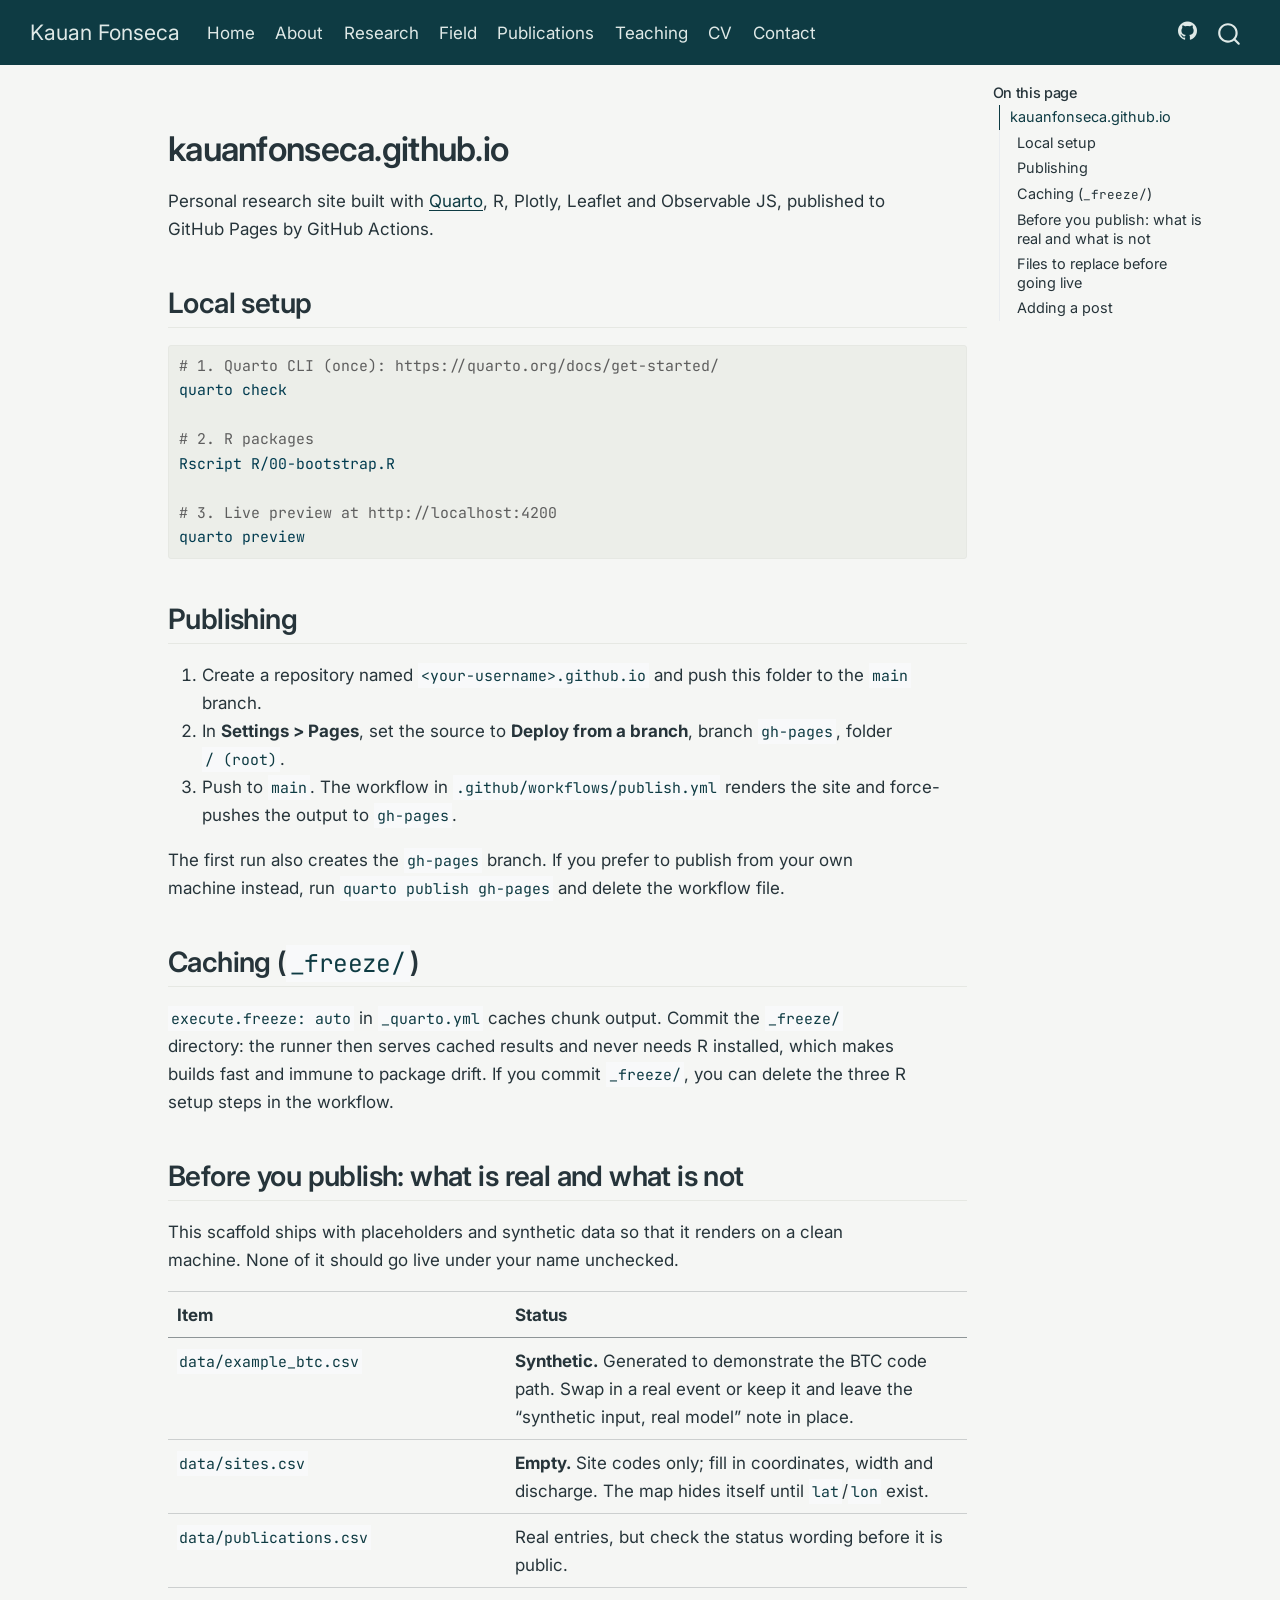
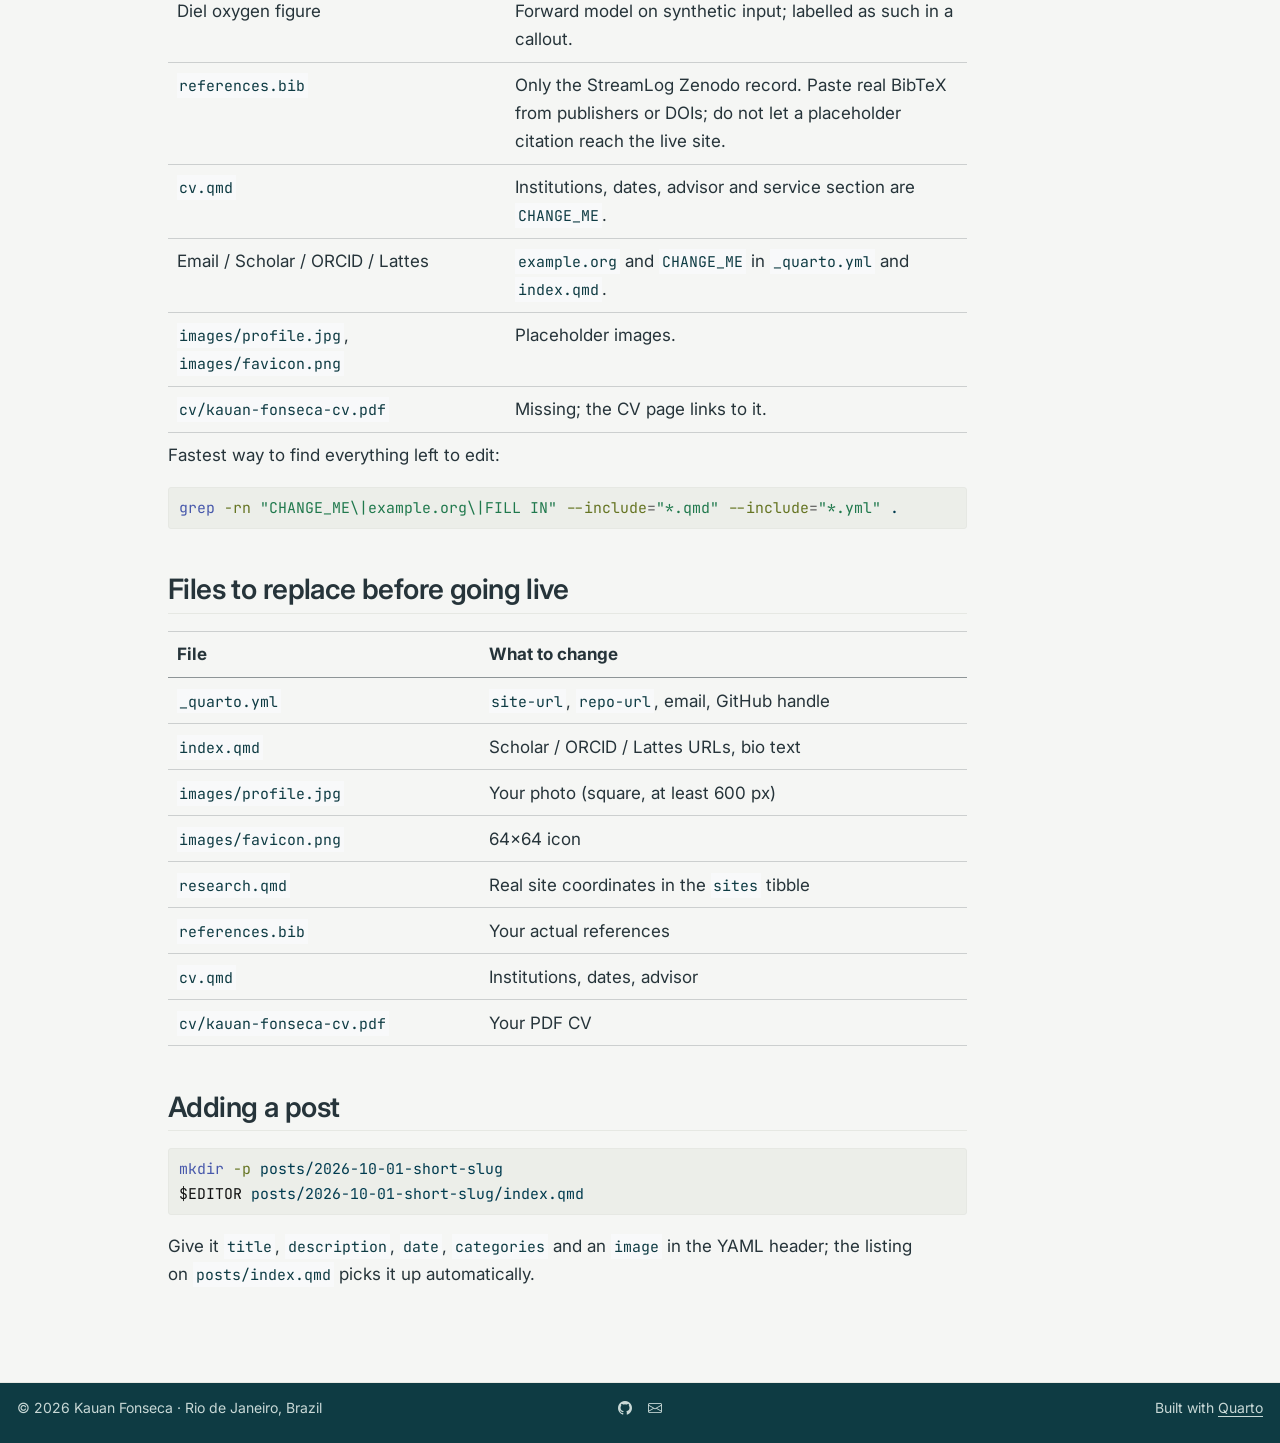
<file: LEIAME-site.html>
<!DOCTYPE html>
<html xmlns="http://www.w3.org/1999/xhtml" lang="en" xml:lang="en"><head>

<meta charset="utf-8">
<meta name="generator" content="quarto-1.6.42">

<meta name="viewport" content="width=device-width, initial-scale=1.0, user-scalable=yes">


<title>leiame-site – Kauan Fonseca</title>
<style>
code{white-space: pre-wrap;}
span.smallcaps{font-variant: small-caps;}
div.columns{display: flex; gap: min(4vw, 1.5em);}
div.column{flex: auto; overflow-x: auto;}
div.hanging-indent{margin-left: 1.5em; text-indent: -1.5em;}
ul.task-list{list-style: none;}
ul.task-list li input[type="checkbox"] {
  width: 0.8em;
  margin: 0 0.8em 0.2em -1em; /* quarto-specific, see https://github.com/quarto-dev/quarto-cli/issues/4556 */ 
  vertical-align: middle;
}
/* CSS for syntax highlighting */
pre > code.sourceCode { white-space: pre; position: relative; }
pre > code.sourceCode > span { line-height: 1.25; }
pre > code.sourceCode > span:empty { height: 1.2em; }
.sourceCode { overflow: visible; }
code.sourceCode > span { color: inherit; text-decoration: inherit; }
div.sourceCode { margin: 1em 0; }
pre.sourceCode { margin: 0; }
@media screen {
div.sourceCode { overflow: auto; }
}
@media print {
pre > code.sourceCode { white-space: pre-wrap; }
pre > code.sourceCode > span { display: inline-block; text-indent: -5em; padding-left: 5em; }
}
pre.numberSource code
  { counter-reset: source-line 0; }
pre.numberSource code > span
  { position: relative; left: -4em; counter-increment: source-line; }
pre.numberSource code > span > a:first-child::before
  { content: counter(source-line);
    position: relative; left: -1em; text-align: right; vertical-align: baseline;
    border: none; display: inline-block;
    -webkit-touch-callout: none; -webkit-user-select: none;
    -khtml-user-select: none; -moz-user-select: none;
    -ms-user-select: none; user-select: none;
    padding: 0 4px; width: 4em;
  }
pre.numberSource { margin-left: 3em;  padding-left: 4px; }
div.sourceCode
  {   }
@media screen {
pre > code.sourceCode > span > a:first-child::before { text-decoration: underline; }
}
</style>


<script src="site_libs/quarto-nav/quarto-nav.js"></script>
<script src="site_libs/clipboard/clipboard.min.js"></script>
<script src="site_libs/quarto-search/autocomplete.umd.js"></script>
<script src="site_libs/quarto-search/fuse.min.js"></script>
<script src="site_libs/quarto-search/quarto-search.js"></script>
<meta name="quarto:offset" content="./">
<link href="./images/favicon.png" rel="icon" type="image/png">
<script src="site_libs/quarto-html/quarto.js"></script>
<script src="site_libs/quarto-html/popper.min.js"></script>
<script src="site_libs/quarto-html/tippy.umd.min.js"></script>
<script src="site_libs/quarto-html/anchor.min.js"></script>
<link href="site_libs/quarto-html/tippy.css" rel="stylesheet">
<link href="site_libs/quarto-html/quarto-syntax-highlighting-a2598ddfe9642cab64d781f6472ead56.css" rel="stylesheet" id="quarto-text-highlighting-styles">
<script src="site_libs/bootstrap/bootstrap.min.js"></script>
<link href="site_libs/bootstrap/bootstrap-icons.css" rel="stylesheet">
<link href="site_libs/bootstrap/bootstrap-473b39eb7429e6edf0a557a5ea7ba57d.min.css" rel="stylesheet" append-hash="true" id="quarto-bootstrap" data-mode="light">
<script id="quarto-search-options" type="application/json">{
  "location": "navbar",
  "copy-button": false,
  "collapse-after": 3,
  "panel-placement": "end",
  "type": "overlay",
  "limit": 50,
  "keyboard-shortcut": [
    "f",
    "/",
    "s"
  ],
  "language": {
    "search-no-results-text": "No results",
    "search-matching-documents-text": "matching documents",
    "search-copy-link-title": "Copy link to search",
    "search-hide-matches-text": "Hide additional matches",
    "search-more-match-text": "more match in this document",
    "search-more-matches-text": "more matches in this document",
    "search-clear-button-title": "Clear",
    "search-text-placeholder": "",
    "search-detached-cancel-button-title": "Cancel",
    "search-submit-button-title": "Submit",
    "search-label": "Search"
  }
}</script>
<style>html{ scroll-behavior: smooth; }</style>


<meta property="og:title" content="Kauan Fonseca">
<meta property="og:description" content="Ecosystem ecology of aquatic and freshwater systems: carbon and nutrient cycling, karst streams, and the organisms that drive them.">
<meta property="og:site_name" content="Kauan Fonseca">
</head>

<body class="nav-fixed">

<div id="quarto-search-results"></div>
  <header id="quarto-header" class="headroom fixed-top">
    <nav class="navbar navbar-expand-lg " data-bs-theme="dark">
      <div class="navbar-container container-fluid">
      <div class="navbar-brand-container mx-auto">
    <a class="navbar-brand" href="./index.html">
    <span class="navbar-title">Kauan Fonseca</span>
    </a>
  </div>
            <div id="quarto-search" class="" title="Search"></div>
          <button class="navbar-toggler" type="button" data-bs-toggle="collapse" data-bs-target="#navbarCollapse" aria-controls="navbarCollapse" role="menu" aria-expanded="false" aria-label="Toggle navigation" onclick="if (window.quartoToggleHeadroom) { window.quartoToggleHeadroom(); }">
  <span class="navbar-toggler-icon"></span>
</button>
          <div class="collapse navbar-collapse" id="navbarCollapse">
            <ul class="navbar-nav navbar-nav-scroll me-auto">
  <li class="nav-item">
    <a class="nav-link" href="./index.html"> 
<span class="menu-text">Home</span></a>
  </li>  
  <li class="nav-item">
    <a class="nav-link" href="./about.html"> 
<span class="menu-text">About</span></a>
  </li>  
  <li class="nav-item">
    <a class="nav-link" href="./research.html"> 
<span class="menu-text">Research</span></a>
  </li>  
  <li class="nav-item">
    <a class="nav-link" href="./field.html"> 
<span class="menu-text">Field</span></a>
  </li>  
  <li class="nav-item">
    <a class="nav-link" href="./publications.html"> 
<span class="menu-text">Publications</span></a>
  </li>  
  <li class="nav-item">
    <a class="nav-link" href="./teaching.html"> 
<span class="menu-text">Teaching</span></a>
  </li>  
  <li class="nav-item">
    <a class="nav-link" href="./cv.html"> 
<span class="menu-text">CV</span></a>
  </li>  
  <li class="nav-item">
    <a class="nav-link" href="./contact.html"> 
<span class="menu-text">Contact</span></a>
  </li>  
</ul>
            <ul class="navbar-nav navbar-nav-scroll ms-auto">
  <li class="nav-item compact">
    <a class="nav-link" href="https://github.com/kauanfonseca"> <i class="bi bi-github" role="img" aria-label="GitHub">
</i> 
<span class="menu-text"></span></a>
  </li>  
</ul>
          </div> <!-- /navcollapse -->
            <div class="quarto-navbar-tools">
</div>
      </div> <!-- /container-fluid -->
    </nav>
</header>
<!-- content -->
<div id="quarto-content" class="quarto-container page-columns page-rows-contents page-layout-article page-navbar">
<!-- sidebar -->
<!-- margin-sidebar -->
    <div id="quarto-margin-sidebar" class="sidebar margin-sidebar">
        <nav id="TOC" role="doc-toc" class="toc-active">
    <h2 id="toc-title">On this page</h2>
   
  <ul>
  <li><a href="#kauanfonseca.github.io" id="toc-kauanfonseca.github.io" class="nav-link active" data-scroll-target="#kauanfonseca.github.io">kauanfonseca.github.io</a>
  <ul class="collapse">
  <li><a href="#local-setup" id="toc-local-setup" class="nav-link" data-scroll-target="#local-setup">Local setup</a></li>
  <li><a href="#publishing" id="toc-publishing" class="nav-link" data-scroll-target="#publishing">Publishing</a></li>
  <li><a href="#caching-_freeze" id="toc-caching-_freeze" class="nav-link" data-scroll-target="#caching-_freeze">Caching (<code>_freeze/</code>)</a></li>
  <li><a href="#before-you-publish-what-is-real-and-what-is-not" id="toc-before-you-publish-what-is-real-and-what-is-not" class="nav-link" data-scroll-target="#before-you-publish-what-is-real-and-what-is-not">Before you publish: what is real and what is not</a></li>
  <li><a href="#files-to-replace-before-going-live" id="toc-files-to-replace-before-going-live" class="nav-link" data-scroll-target="#files-to-replace-before-going-live">Files to replace before going live</a></li>
  <li><a href="#adding-a-post" id="toc-adding-a-post" class="nav-link" data-scroll-target="#adding-a-post">Adding a post</a></li>
  </ul></li>
  </ul>
</nav>
    </div>
<!-- main -->
<main class="content" id="quarto-document-content"><header id="title-block-header" class="quarto-title-block"></header>




<section id="kauanfonseca.github.io" class="level1">
<h1>kauanfonseca.github.io</h1>
<p>Personal research site built with <a href="https://quarto.org">Quarto</a>, R, Plotly, Leaflet and Observable JS, published to GitHub Pages by GitHub Actions.</p>
<section id="local-setup" class="level2">
<h2 class="anchored" data-anchor-id="local-setup">Local setup</h2>
<div class="sourceCode" id="cb1"><pre class="sourceCode bash code-with-copy"><code class="sourceCode bash"><span id="cb1-1"><a href="#cb1-1" aria-hidden="true" tabindex="-1"></a><span class="co"># 1. Quarto CLI (once): https://quarto.org/docs/get-started/</span></span>
<span id="cb1-2"><a href="#cb1-2" aria-hidden="true" tabindex="-1"></a><span class="ex">quarto</span> check</span>
<span id="cb1-3"><a href="#cb1-3" aria-hidden="true" tabindex="-1"></a></span>
<span id="cb1-4"><a href="#cb1-4" aria-hidden="true" tabindex="-1"></a><span class="co"># 2. R packages</span></span>
<span id="cb1-5"><a href="#cb1-5" aria-hidden="true" tabindex="-1"></a><span class="ex">Rscript</span> R/00-bootstrap.R</span>
<span id="cb1-6"><a href="#cb1-6" aria-hidden="true" tabindex="-1"></a></span>
<span id="cb1-7"><a href="#cb1-7" aria-hidden="true" tabindex="-1"></a><span class="co"># 3. Live preview at http://localhost:4200</span></span>
<span id="cb1-8"><a href="#cb1-8" aria-hidden="true" tabindex="-1"></a><span class="ex">quarto</span> preview</span></code><button title="Copy to Clipboard" class="code-copy-button"><i class="bi"></i></button></pre></div>
</section>
<section id="publishing" class="level2">
<h2 class="anchored" data-anchor-id="publishing">Publishing</h2>
<ol type="1">
<li>Create a repository named <code>&lt;your-username&gt;.github.io</code> and push this folder to the <code>main</code> branch.</li>
<li>In <strong>Settings &gt; Pages</strong>, set the source to <strong>Deploy from a branch</strong>, branch <code>gh-pages</code>, folder <code>/ (root)</code>.</li>
<li>Push to <code>main</code>. The workflow in <code>.github/workflows/publish.yml</code> renders the site and force-pushes the output to <code>gh-pages</code>.</li>
</ol>
<p>The first run also creates the <code>gh-pages</code> branch. If you prefer to publish from your own machine instead, run <code>quarto publish gh-pages</code> and delete the workflow file.</p>
</section>
<section id="caching-_freeze" class="level2">
<h2 class="anchored" data-anchor-id="caching-_freeze">Caching (<code>_freeze/</code>)</h2>
<p><code>execute.freeze: auto</code> in <code>_quarto.yml</code> caches chunk output. Commit the <code>_freeze/</code> directory: the runner then serves cached results and never needs R installed, which makes builds fast and immune to package drift. If you commit <code>_freeze/</code>, you can delete the three R setup steps in the workflow.</p>
</section>
<section id="before-you-publish-what-is-real-and-what-is-not" class="level2">
<h2 class="anchored" data-anchor-id="before-you-publish-what-is-real-and-what-is-not">Before you publish: what is real and what is not</h2>
<p>This scaffold ships with placeholders and synthetic data so that it renders on a clean machine. None of it should go live under your name unchecked.</p>
<table class="caption-top table">
<colgroup>
<col style="width: 42%">
<col style="width: 57%">
</colgroup>
<thead>
<tr class="header">
<th>Item</th>
<th>Status</th>
</tr>
</thead>
<tbody>
<tr class="odd">
<td><code>data/example_btc.csv</code></td>
<td><strong>Synthetic.</strong> Generated to demonstrate the BTC code path. Swap in a real event or keep it and leave the “synthetic input, real model” note in place.</td>
</tr>
<tr class="even">
<td><code>data/sites.csv</code></td>
<td><strong>Empty.</strong> Site codes only; fill in coordinates, width and discharge. The map hides itself until <code>lat</code>/<code>lon</code> exist.</td>
</tr>
<tr class="odd">
<td><code>data/publications.csv</code></td>
<td>Real entries, but check the status wording before it is public.</td>
</tr>
<tr class="even">
<td>Diel oxygen figure</td>
<td>Forward model on synthetic input; labelled as such in a callout.</td>
</tr>
<tr class="odd">
<td><code>references.bib</code></td>
<td>Only the StreamLog Zenodo record. Paste real BibTeX from publishers or DOIs; do not let a placeholder citation reach the live site.</td>
</tr>
<tr class="even">
<td><code>cv.qmd</code></td>
<td>Institutions, dates, advisor and service section are <code>CHANGE_ME</code>.</td>
</tr>
<tr class="odd">
<td>Email / Scholar / ORCID / Lattes</td>
<td><code>example.org</code> and <code>CHANGE_ME</code> in <code>_quarto.yml</code> and <code>index.qmd</code>.</td>
</tr>
<tr class="even">
<td><code>images/profile.jpg</code>, <code>images/favicon.png</code></td>
<td>Placeholder images.</td>
</tr>
<tr class="odd">
<td><code>cv/kauan-fonseca-cv.pdf</code></td>
<td>Missing; the CV page links to it.</td>
</tr>
</tbody>
</table>
<p>Fastest way to find everything left to edit:</p>
<div class="sourceCode" id="cb2"><pre class="sourceCode bash code-with-copy"><code class="sourceCode bash"><span id="cb2-1"><a href="#cb2-1" aria-hidden="true" tabindex="-1"></a><span class="fu">grep</span> <span class="at">-rn</span> <span class="st">"CHANGE_ME\|example.org\|FILL IN"</span> <span class="at">--include</span><span class="op">=</span><span class="st">"*.qmd"</span> <span class="at">--include</span><span class="op">=</span><span class="st">"*.yml"</span> .</span></code><button title="Copy to Clipboard" class="code-copy-button"><i class="bi"></i></button></pre></div>
</section>
<section id="files-to-replace-before-going-live" class="level2">
<h2 class="anchored" data-anchor-id="files-to-replace-before-going-live">Files to replace before going live</h2>
<table class="caption-top table">
<thead>
<tr class="header">
<th>File</th>
<th>What to change</th>
</tr>
</thead>
<tbody>
<tr class="odd">
<td><code>_quarto.yml</code></td>
<td><code>site-url</code>, <code>repo-url</code>, email, GitHub handle</td>
</tr>
<tr class="even">
<td><code>index.qmd</code></td>
<td>Scholar / ORCID / Lattes URLs, bio text</td>
</tr>
<tr class="odd">
<td><code>images/profile.jpg</code></td>
<td>Your photo (square, at least 600 px)</td>
</tr>
<tr class="even">
<td><code>images/favicon.png</code></td>
<td>64x64 icon</td>
</tr>
<tr class="odd">
<td><code>research.qmd</code></td>
<td>Real site coordinates in the <code>sites</code> tibble</td>
</tr>
<tr class="even">
<td><code>references.bib</code></td>
<td>Your actual references</td>
</tr>
<tr class="odd">
<td><code>cv.qmd</code></td>
<td>Institutions, dates, advisor</td>
</tr>
<tr class="even">
<td><code>cv/kauan-fonseca-cv.pdf</code></td>
<td>Your PDF CV</td>
</tr>
</tbody>
</table>
</section>
<section id="adding-a-post" class="level2">
<h2 class="anchored" data-anchor-id="adding-a-post">Adding a post</h2>
<div class="sourceCode" id="cb3"><pre class="sourceCode bash code-with-copy"><code class="sourceCode bash"><span id="cb3-1"><a href="#cb3-1" aria-hidden="true" tabindex="-1"></a><span class="fu">mkdir</span> <span class="at">-p</span> posts/2026-10-01-short-slug</span>
<span id="cb3-2"><a href="#cb3-2" aria-hidden="true" tabindex="-1"></a><span class="va">$EDITOR</span> posts/2026-10-01-short-slug/index.qmd</span></code><button title="Copy to Clipboard" class="code-copy-button"><i class="bi"></i></button></pre></div>
<p>Give it <code>title</code>, <code>description</code>, <code>date</code>, <code>categories</code> and an <code>image</code> in the YAML header; the listing on <code>posts/index.qmd</code> picks it up automatically.</p>


</section>
</section>

</main> <!-- /main -->
<script id="quarto-html-after-body" type="application/javascript">
window.document.addEventListener("DOMContentLoaded", function (event) {
  const toggleBodyColorMode = (bsSheetEl) => {
    const mode = bsSheetEl.getAttribute("data-mode");
    const bodyEl = window.document.querySelector("body");
    if (mode === "dark") {
      bodyEl.classList.add("quarto-dark");
      bodyEl.classList.remove("quarto-light");
    } else {
      bodyEl.classList.add("quarto-light");
      bodyEl.classList.remove("quarto-dark");
    }
  }
  const toggleBodyColorPrimary = () => {
    const bsSheetEl = window.document.querySelector("link#quarto-bootstrap");
    if (bsSheetEl) {
      toggleBodyColorMode(bsSheetEl);
    }
  }
  toggleBodyColorPrimary();  
  const icon = "";
  const anchorJS = new window.AnchorJS();
  anchorJS.options = {
    placement: 'right',
    icon: icon
  };
  anchorJS.add('.anchored');
  const isCodeAnnotation = (el) => {
    for (const clz of el.classList) {
      if (clz.startsWith('code-annotation-')) {                     
        return true;
      }
    }
    return false;
  }
  const onCopySuccess = function(e) {
    // button target
    const button = e.trigger;
    // don't keep focus
    button.blur();
    // flash "checked"
    button.classList.add('code-copy-button-checked');
    var currentTitle = button.getAttribute("title");
    button.setAttribute("title", "Copied!");
    let tooltip;
    if (window.bootstrap) {
      button.setAttribute("data-bs-toggle", "tooltip");
      button.setAttribute("data-bs-placement", "left");
      button.setAttribute("data-bs-title", "Copied!");
      tooltip = new bootstrap.Tooltip(button, 
        { trigger: "manual", 
          customClass: "code-copy-button-tooltip",
          offset: [0, -8]});
      tooltip.show();    
    }
    setTimeout(function() {
      if (tooltip) {
        tooltip.hide();
        button.removeAttribute("data-bs-title");
        button.removeAttribute("data-bs-toggle");
        button.removeAttribute("data-bs-placement");
      }
      button.setAttribute("title", currentTitle);
      button.classList.remove('code-copy-button-checked');
    }, 1000);
    // clear code selection
    e.clearSelection();
  }
  const getTextToCopy = function(trigger) {
      const codeEl = trigger.previousElementSibling.cloneNode(true);
      for (const childEl of codeEl.children) {
        if (isCodeAnnotation(childEl)) {
          childEl.remove();
        }
      }
      return codeEl.innerText;
  }
  const clipboard = new window.ClipboardJS('.code-copy-button:not([data-in-quarto-modal])', {
    text: getTextToCopy
  });
  clipboard.on('success', onCopySuccess);
  if (window.document.getElementById('quarto-embedded-source-code-modal')) {
    const clipboardModal = new window.ClipboardJS('.code-copy-button[data-in-quarto-modal]', {
      text: getTextToCopy,
      container: window.document.getElementById('quarto-embedded-source-code-modal')
    });
    clipboardModal.on('success', onCopySuccess);
  }
    var localhostRegex = new RegExp(/^(?:http|https):\/\/localhost\:?[0-9]*\//);
    var mailtoRegex = new RegExp(/^mailto:/);
      var filterRegex = new RegExp("https:\/\/kauanfonseca\.github\.io");
    var isInternal = (href) => {
        return filterRegex.test(href) || localhostRegex.test(href) || mailtoRegex.test(href);
    }
    // Inspect non-navigation links and adorn them if external
 	var links = window.document.querySelectorAll('a[href]:not(.nav-link):not(.navbar-brand):not(.toc-action):not(.sidebar-link):not(.sidebar-item-toggle):not(.pagination-link):not(.no-external):not([aria-hidden]):not(.dropdown-item):not(.quarto-navigation-tool):not(.about-link)');
    for (var i=0; i<links.length; i++) {
      const link = links[i];
      if (!isInternal(link.href)) {
        // undo the damage that might have been done by quarto-nav.js in the case of
        // links that we want to consider external
        if (link.dataset.originalHref !== undefined) {
          link.href = link.dataset.originalHref;
        }
          // target, if specified
          link.setAttribute("target", "_blank");
          if (link.getAttribute("rel") === null) {
            link.setAttribute("rel", "noopener");
          }
      }
    }
  function tippyHover(el, contentFn, onTriggerFn, onUntriggerFn) {
    const config = {
      allowHTML: true,
      maxWidth: 500,
      delay: 100,
      arrow: false,
      appendTo: function(el) {
          return el.parentElement;
      },
      interactive: true,
      interactiveBorder: 10,
      theme: 'quarto',
      placement: 'bottom-start',
    };
    if (contentFn) {
      config.content = contentFn;
    }
    if (onTriggerFn) {
      config.onTrigger = onTriggerFn;
    }
    if (onUntriggerFn) {
      config.onUntrigger = onUntriggerFn;
    }
    window.tippy(el, config); 
  }
  const noterefs = window.document.querySelectorAll('a[role="doc-noteref"]');
  for (var i=0; i<noterefs.length; i++) {
    const ref = noterefs[i];
    tippyHover(ref, function() {
      // use id or data attribute instead here
      let href = ref.getAttribute('data-footnote-href') || ref.getAttribute('href');
      try { href = new URL(href).hash; } catch {}
      const id = href.replace(/^#\/?/, "");
      const note = window.document.getElementById(id);
      if (note) {
        return note.innerHTML;
      } else {
        return "";
      }
    });
  }
  const xrefs = window.document.querySelectorAll('a.quarto-xref');
  const processXRef = (id, note) => {
    // Strip column container classes
    const stripColumnClz = (el) => {
      el.classList.remove("page-full", "page-columns");
      if (el.children) {
        for (const child of el.children) {
          stripColumnClz(child);
        }
      }
    }
    stripColumnClz(note)
    if (id === null || id.startsWith('sec-')) {
      // Special case sections, only their first couple elements
      const container = document.createElement("div");
      if (note.children && note.children.length > 2) {
        container.appendChild(note.children[0].cloneNode(true));
        for (let i = 1; i < note.children.length; i++) {
          const child = note.children[i];
          if (child.tagName === "P" && child.innerText === "") {
            continue;
          } else {
            container.appendChild(child.cloneNode(true));
            break;
          }
        }
        if (window.Quarto?.typesetMath) {
          window.Quarto.typesetMath(container);
        }
        return container.innerHTML
      } else {
        if (window.Quarto?.typesetMath) {
          window.Quarto.typesetMath(note);
        }
        return note.innerHTML;
      }
    } else {
      // Remove any anchor links if they are present
      const anchorLink = note.querySelector('a.anchorjs-link');
      if (anchorLink) {
        anchorLink.remove();
      }
      if (window.Quarto?.typesetMath) {
        window.Quarto.typesetMath(note);
      }
      if (note.classList.contains("callout")) {
        return note.outerHTML;
      } else {
        return note.innerHTML;
      }
    }
  }
  for (var i=0; i<xrefs.length; i++) {
    const xref = xrefs[i];
    tippyHover(xref, undefined, function(instance) {
      instance.disable();
      let url = xref.getAttribute('href');
      let hash = undefined; 
      if (url.startsWith('#')) {
        hash = url;
      } else {
        try { hash = new URL(url).hash; } catch {}
      }
      if (hash) {
        const id = hash.replace(/^#\/?/, "");
        const note = window.document.getElementById(id);
        if (note !== null) {
          try {
            const html = processXRef(id, note.cloneNode(true));
            instance.setContent(html);
          } finally {
            instance.enable();
            instance.show();
          }
        } else {
          // See if we can fetch this
          fetch(url.split('#')[0])
          .then(res => res.text())
          .then(html => {
            const parser = new DOMParser();
            const htmlDoc = parser.parseFromString(html, "text/html");
            const note = htmlDoc.getElementById(id);
            if (note !== null) {
              const html = processXRef(id, note);
              instance.setContent(html);
            } 
          }).finally(() => {
            instance.enable();
            instance.show();
          });
        }
      } else {
        // See if we can fetch a full url (with no hash to target)
        // This is a special case and we should probably do some content thinning / targeting
        fetch(url)
        .then(res => res.text())
        .then(html => {
          const parser = new DOMParser();
          const htmlDoc = parser.parseFromString(html, "text/html");
          const note = htmlDoc.querySelector('main.content');
          if (note !== null) {
            // This should only happen for chapter cross references
            // (since there is no id in the URL)
            // remove the first header
            if (note.children.length > 0 && note.children[0].tagName === "HEADER") {
              note.children[0].remove();
            }
            const html = processXRef(null, note);
            instance.setContent(html);
          } 
        }).finally(() => {
          instance.enable();
          instance.show();
        });
      }
    }, function(instance) {
    });
  }
      let selectedAnnoteEl;
      const selectorForAnnotation = ( cell, annotation) => {
        let cellAttr = 'data-code-cell="' + cell + '"';
        let lineAttr = 'data-code-annotation="' +  annotation + '"';
        const selector = 'span[' + cellAttr + '][' + lineAttr + ']';
        return selector;
      }
      const selectCodeLines = (annoteEl) => {
        const doc = window.document;
        const targetCell = annoteEl.getAttribute("data-target-cell");
        const targetAnnotation = annoteEl.getAttribute("data-target-annotation");
        const annoteSpan = window.document.querySelector(selectorForAnnotation(targetCell, targetAnnotation));
        const lines = annoteSpan.getAttribute("data-code-lines").split(",");
        const lineIds = lines.map((line) => {
          return targetCell + "-" + line;
        })
        let top = null;
        let height = null;
        let parent = null;
        if (lineIds.length > 0) {
            //compute the position of the single el (top and bottom and make a div)
            const el = window.document.getElementById(lineIds[0]);
            top = el.offsetTop;
            height = el.offsetHeight;
            parent = el.parentElement.parentElement;
          if (lineIds.length > 1) {
            const lastEl = window.document.getElementById(lineIds[lineIds.length - 1]);
            const bottom = lastEl.offsetTop + lastEl.offsetHeight;
            height = bottom - top;
          }
          if (top !== null && height !== null && parent !== null) {
            // cook up a div (if necessary) and position it 
            let div = window.document.getElementById("code-annotation-line-highlight");
            if (div === null) {
              div = window.document.createElement("div");
              div.setAttribute("id", "code-annotation-line-highlight");
              div.style.position = 'absolute';
              parent.appendChild(div);
            }
            div.style.top = top - 2 + "px";
            div.style.height = height + 4 + "px";
            div.style.left = 0;
            let gutterDiv = window.document.getElementById("code-annotation-line-highlight-gutter");
            if (gutterDiv === null) {
              gutterDiv = window.document.createElement("div");
              gutterDiv.setAttribute("id", "code-annotation-line-highlight-gutter");
              gutterDiv.style.position = 'absolute';
              const codeCell = window.document.getElementById(targetCell);
              const gutter = codeCell.querySelector('.code-annotation-gutter');
              gutter.appendChild(gutterDiv);
            }
            gutterDiv.style.top = top - 2 + "px";
            gutterDiv.style.height = height + 4 + "px";
          }
          selectedAnnoteEl = annoteEl;
        }
      };
      const unselectCodeLines = () => {
        const elementsIds = ["code-annotation-line-highlight", "code-annotation-line-highlight-gutter"];
        elementsIds.forEach((elId) => {
          const div = window.document.getElementById(elId);
          if (div) {
            div.remove();
          }
        });
        selectedAnnoteEl = undefined;
      };
        // Handle positioning of the toggle
    window.addEventListener(
      "resize",
      throttle(() => {
        elRect = undefined;
        if (selectedAnnoteEl) {
          selectCodeLines(selectedAnnoteEl);
        }
      }, 10)
    );
    function throttle(fn, ms) {
    let throttle = false;
    let timer;
      return (...args) => {
        if(!throttle) { // first call gets through
            fn.apply(this, args);
            throttle = true;
        } else { // all the others get throttled
            if(timer) clearTimeout(timer); // cancel #2
            timer = setTimeout(() => {
              fn.apply(this, args);
              timer = throttle = false;
            }, ms);
        }
      };
    }
      // Attach click handler to the DT
      const annoteDls = window.document.querySelectorAll('dt[data-target-cell]');
      for (const annoteDlNode of annoteDls) {
        annoteDlNode.addEventListener('click', (event) => {
          const clickedEl = event.target;
          if (clickedEl !== selectedAnnoteEl) {
            unselectCodeLines();
            const activeEl = window.document.querySelector('dt[data-target-cell].code-annotation-active');
            if (activeEl) {
              activeEl.classList.remove('code-annotation-active');
            }
            selectCodeLines(clickedEl);
            clickedEl.classList.add('code-annotation-active');
          } else {
            // Unselect the line
            unselectCodeLines();
            clickedEl.classList.remove('code-annotation-active');
          }
        });
      }
  const findCites = (el) => {
    const parentEl = el.parentElement;
    if (parentEl) {
      const cites = parentEl.dataset.cites;
      if (cites) {
        return {
          el,
          cites: cites.split(' ')
        };
      } else {
        return findCites(el.parentElement)
      }
    } else {
      return undefined;
    }
  };
  var bibliorefs = window.document.querySelectorAll('a[role="doc-biblioref"]');
  for (var i=0; i<bibliorefs.length; i++) {
    const ref = bibliorefs[i];
    const citeInfo = findCites(ref);
    if (citeInfo) {
      tippyHover(citeInfo.el, function() {
        var popup = window.document.createElement('div');
        citeInfo.cites.forEach(function(cite) {
          var citeDiv = window.document.createElement('div');
          citeDiv.classList.add('hanging-indent');
          citeDiv.classList.add('csl-entry');
          var biblioDiv = window.document.getElementById('ref-' + cite);
          if (biblioDiv) {
            citeDiv.innerHTML = biblioDiv.innerHTML;
          }
          popup.appendChild(citeDiv);
        });
        return popup.innerHTML;
      });
    }
  }
});
</script>
</div> <!-- /content -->
<footer class="footer">
  <div class="nav-footer">
    <div class="nav-footer-left">
<p>© 2026 Kauan Fonseca · Rio de Janeiro, Brazil</p>
</div>   
    <div class="nav-footer-center">
      <ul class="footer-items list-unstyled">
    <li class="nav-item compact">
    <a class="nav-link" href="https://github.com/kauanfonseca">
      <i class="bi bi-github" role="img" aria-label="GitHub">
</i> 
    </a>
  </li>  
    <li class="nav-item compact">
    <a class="nav-link" href="mailto:n.kauan@gmail.com">
      <i class="bi bi-envelope" role="img" aria-label="Email">
</i> 
    </a>
  </li>  
</ul>
    </div>
    <div class="nav-footer-right">
<p>Built with <a href="https://quarto.org">Quarto</a></p>
</div>
  </div>
</footer>




<script src="site_libs/quarto-html/zenscroll-min.js"></script>
</body></html>
</file>
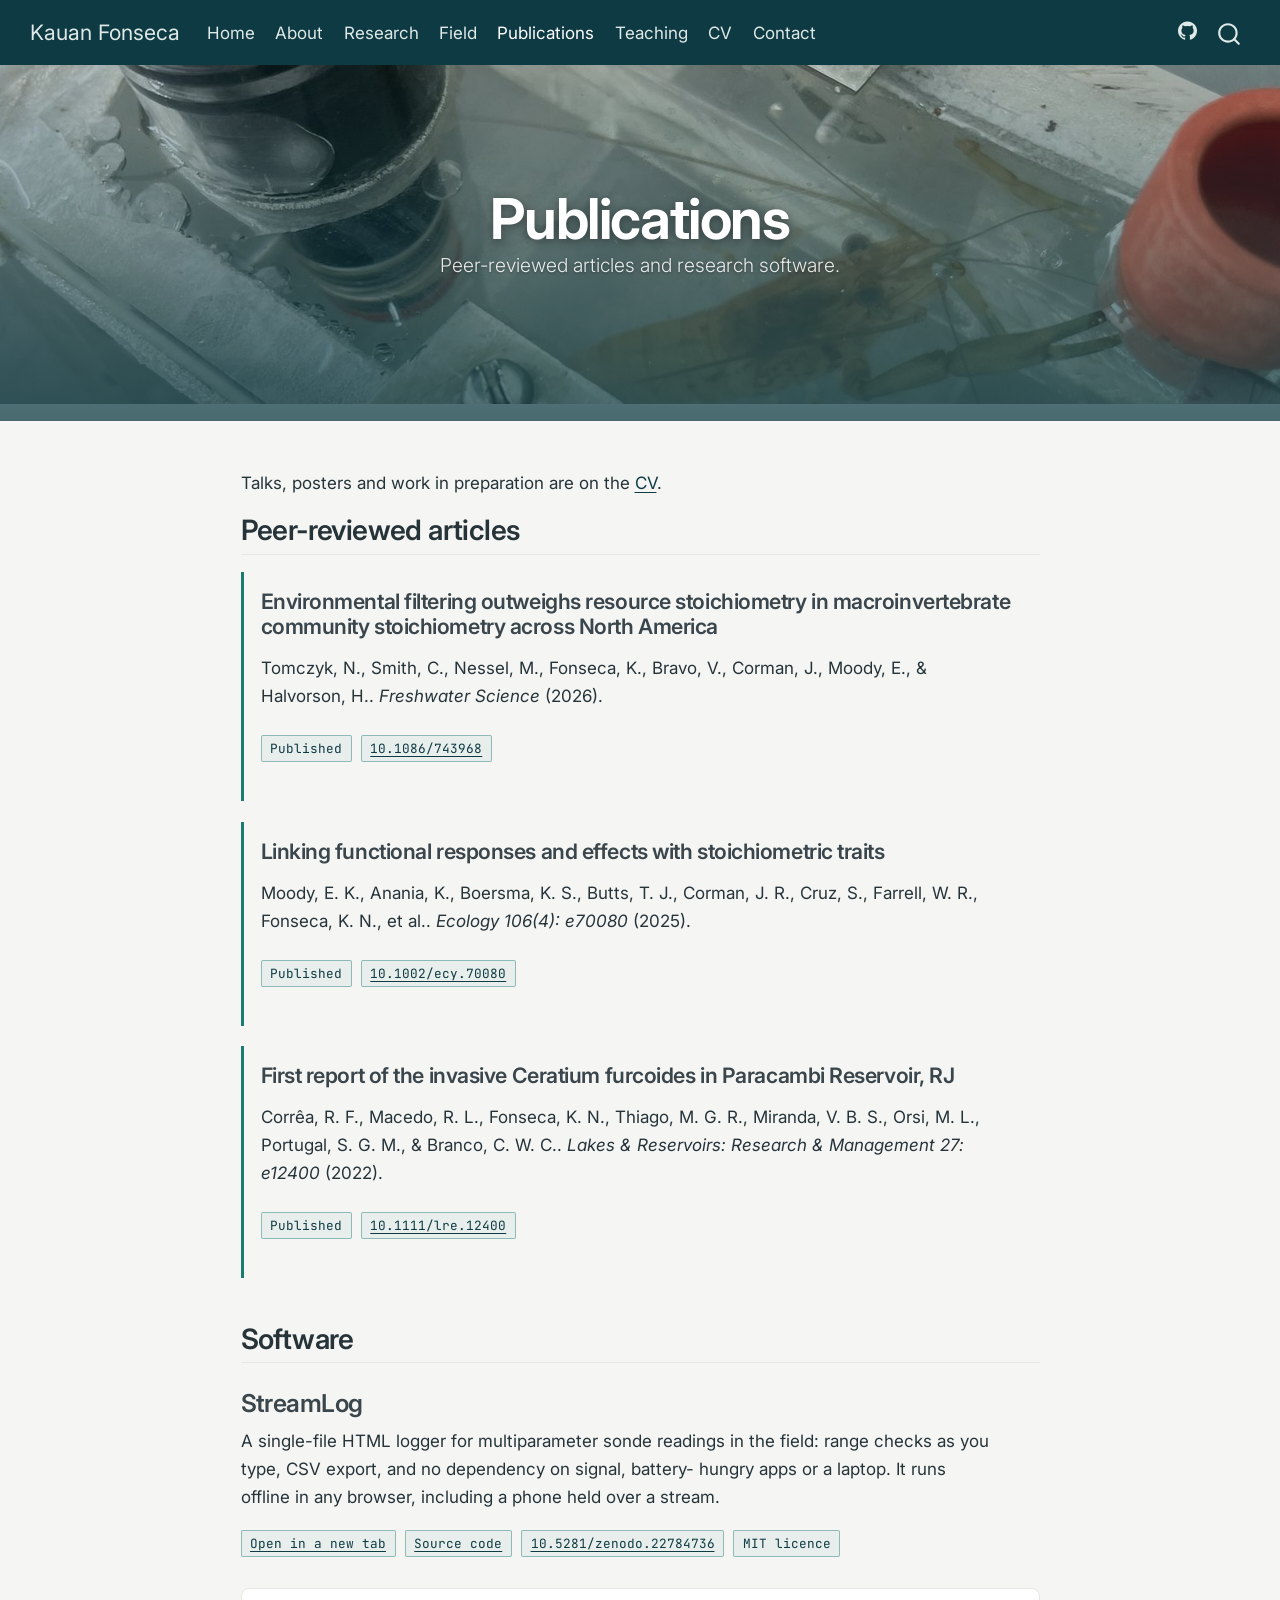
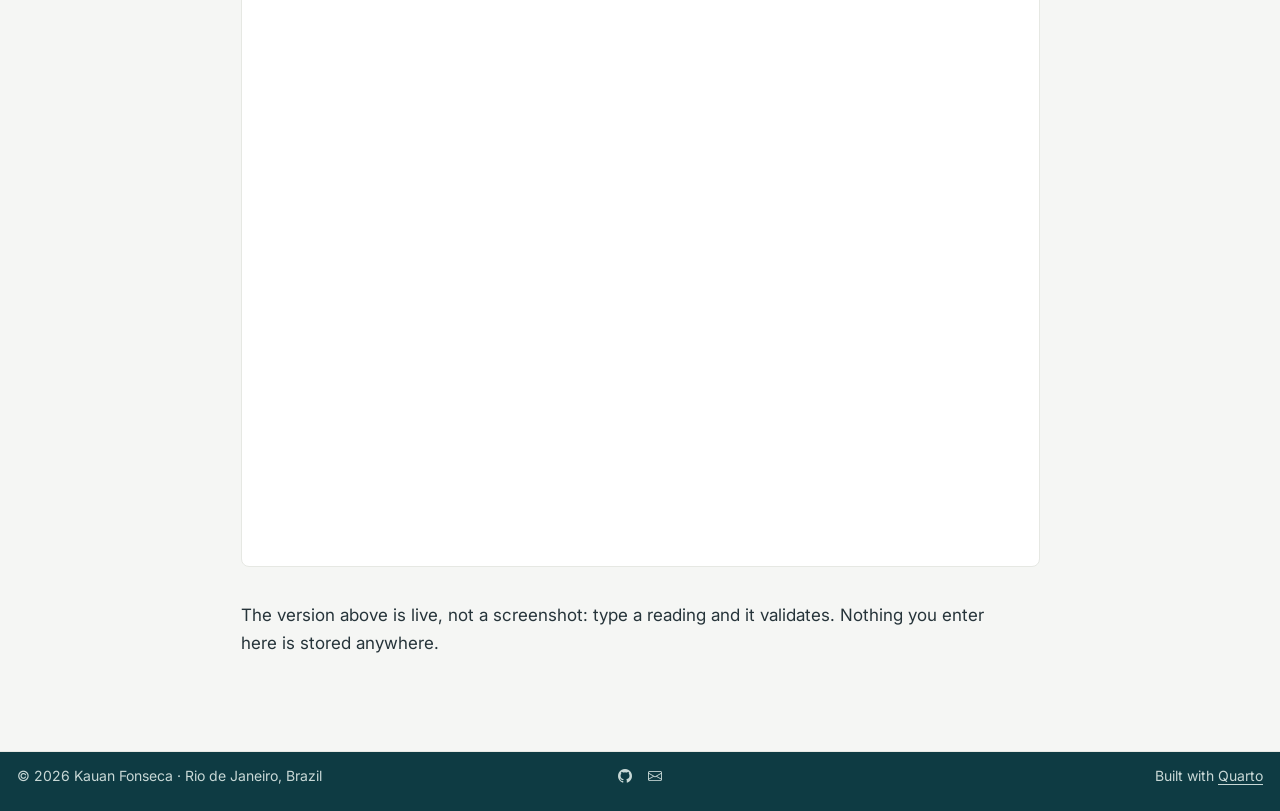
<file: publications.html>
<!DOCTYPE html>
<html xmlns="http://www.w3.org/1999/xhtml" lang="en" xml:lang="en"><head>

<meta charset="utf-8">
<meta name="generator" content="quarto-1.6.42">

<meta name="viewport" content="width=device-width, initial-scale=1.0, user-scalable=yes">


<title>Publications – Kauan Fonseca</title>
<style>
code{white-space: pre-wrap;}
span.smallcaps{font-variant: small-caps;}
div.columns{display: flex; gap: min(4vw, 1.5em);}
div.column{flex: auto; overflow-x: auto;}
div.hanging-indent{margin-left: 1.5em; text-indent: -1.5em;}
ul.task-list{list-style: none;}
ul.task-list li input[type="checkbox"] {
  width: 0.8em;
  margin: 0 0.8em 0.2em -1em; /* quarto-specific, see https://github.com/quarto-dev/quarto-cli/issues/4556 */ 
  vertical-align: middle;
}
</style>


<script src="site_libs/quarto-nav/quarto-nav.js"></script>
<script src="site_libs/clipboard/clipboard.min.js"></script>
<script src="site_libs/quarto-search/autocomplete.umd.js"></script>
<script src="site_libs/quarto-search/fuse.min.js"></script>
<script src="site_libs/quarto-search/quarto-search.js"></script>
<meta name="quarto:offset" content="./">
<link href="./images/favicon.png" rel="icon" type="image/png">
<script src="site_libs/quarto-html/quarto.js"></script>
<script src="site_libs/quarto-html/popper.min.js"></script>
<script src="site_libs/quarto-html/tippy.umd.min.js"></script>
<script src="site_libs/quarto-html/anchor.min.js"></script>
<link href="site_libs/quarto-html/tippy.css" rel="stylesheet">
<link href="site_libs/quarto-html/quarto-syntax-highlighting-a2598ddfe9642cab64d781f6472ead56.css" rel="stylesheet" id="quarto-text-highlighting-styles">
<script src="site_libs/bootstrap/bootstrap.min.js"></script>
<link href="site_libs/bootstrap/bootstrap-icons.css" rel="stylesheet">
<link href="site_libs/bootstrap/bootstrap-473b39eb7429e6edf0a557a5ea7ba57d.min.css" rel="stylesheet" append-hash="true" id="quarto-bootstrap" data-mode="light">
<script id="quarto-search-options" type="application/json">{
  "location": "navbar",
  "copy-button": false,
  "collapse-after": 3,
  "panel-placement": "end",
  "type": "overlay",
  "limit": 50,
  "keyboard-shortcut": [
    "f",
    "/",
    "s"
  ],
  "language": {
    "search-no-results-text": "No results",
    "search-matching-documents-text": "matching documents",
    "search-copy-link-title": "Copy link to search",
    "search-hide-matches-text": "Hide additional matches",
    "search-more-match-text": "more match in this document",
    "search-more-matches-text": "more matches in this document",
    "search-clear-button-title": "Clear",
    "search-text-placeholder": "",
    "search-detached-cancel-button-title": "Cancel",
    "search-submit-button-title": "Submit",
    "search-label": "Search"
  }
}</script>
<style>html{ scroll-behavior: smooth; }</style>
<style>

      .quarto-title-block .quarto-title-banner h1,
      .quarto-title-block .quarto-title-banner h2,
      .quarto-title-block .quarto-title-banner h3,
      .quarto-title-block .quarto-title-banner h4,
      .quarto-title-block .quarto-title-banner h5,
      .quarto-title-block .quarto-title-banner h6
      {
        color: white;
      }

      .quarto-title-block .quarto-title-banner {
        color: white;
background-image: url(images/field/banner-publications.jpg);
background-size: cover;
      }
</style>


<meta property="og:title" content="Publications – Kauan Fonseca">
<meta property="og:description" content="Peer-reviewed articles and research software.">
<meta property="og:site_name" content="Kauan Fonseca">
</head>

<body class="nav-fixed banner-md banner-center fullcontent">

<div id="quarto-search-results"></div>
  <header id="quarto-header" class="headroom fixed-top quarto-banner">
    <nav class="navbar navbar-expand-lg " data-bs-theme="dark">
      <div class="navbar-container container-fluid">
      <div class="navbar-brand-container mx-auto">
    <a class="navbar-brand" href="./index.html">
    <span class="navbar-title">Kauan Fonseca</span>
    </a>
  </div>
            <div id="quarto-search" class="" title="Search"></div>
          <button class="navbar-toggler" type="button" data-bs-toggle="collapse" data-bs-target="#navbarCollapse" aria-controls="navbarCollapse" role="menu" aria-expanded="false" aria-label="Toggle navigation" onclick="if (window.quartoToggleHeadroom) { window.quartoToggleHeadroom(); }">
  <span class="navbar-toggler-icon"></span>
</button>
          <div class="collapse navbar-collapse" id="navbarCollapse">
            <ul class="navbar-nav navbar-nav-scroll me-auto">
  <li class="nav-item">
    <a class="nav-link" href="./index.html"> 
<span class="menu-text">Home</span></a>
  </li>  
  <li class="nav-item">
    <a class="nav-link" href="./about.html"> 
<span class="menu-text">About</span></a>
  </li>  
  <li class="nav-item">
    <a class="nav-link" href="./research.html"> 
<span class="menu-text">Research</span></a>
  </li>  
  <li class="nav-item">
    <a class="nav-link" href="./field.html"> 
<span class="menu-text">Field</span></a>
  </li>  
  <li class="nav-item">
    <a class="nav-link active" href="./publications.html" aria-current="page"> 
<span class="menu-text">Publications</span></a>
  </li>  
  <li class="nav-item">
    <a class="nav-link" href="./teaching.html"> 
<span class="menu-text">Teaching</span></a>
  </li>  
  <li class="nav-item">
    <a class="nav-link" href="./cv.html"> 
<span class="menu-text">CV</span></a>
  </li>  
  <li class="nav-item">
    <a class="nav-link" href="./contact.html"> 
<span class="menu-text">Contact</span></a>
  </li>  
</ul>
            <ul class="navbar-nav navbar-nav-scroll ms-auto">
  <li class="nav-item compact">
    <a class="nav-link" href="https://github.com/kauanfonseca"> <i class="bi bi-github" role="img" aria-label="GitHub">
</i> 
<span class="menu-text"></span></a>
  </li>  
</ul>
          </div> <!-- /navcollapse -->
            <div class="quarto-navbar-tools">
</div>
      </div> <!-- /container-fluid -->
    </nav>
</header>
<!-- content -->
<header id="title-block-header" class="quarto-title-block default page-columns page-full">
  <div class="quarto-title-banner page-columns page-full">
    <div class="quarto-title column-body">
      <h1 class="title">Publications</h1>
            <p class="subtitle lead">Peer-reviewed articles and research software.</p>
                      </div>
  </div>
    
  
  <div class="quarto-title-meta">

      
    
      
    </div>
    
  
  </header><div id="quarto-content" class="quarto-container page-columns page-rows-contents page-layout-article page-navbar">
<!-- sidebar -->
<!-- margin-sidebar -->
    
<!-- main -->
<main class="content quarto-banner-title-block" id="quarto-document-content">





<p>Talks, posters and work in preparation are on the <a href="./cv.html">CV</a>.</p>
<section id="peer-reviewed-articles" class="level2">
<h2 class="anchored" data-anchor-id="peer-reviewed-articles">Peer-reviewed articles</h2>
<section id="environmental-filtering-outweighs-resource-stoichiometry-in-macroinvertebrate-community-stoichiometry-across-north-america" class="level3 line">
<h3 class="anchored" data-anchor-id="environmental-filtering-outweighs-resource-stoichiometry-in-macroinvertebrate-community-stoichiometry-across-north-america">Environmental filtering outweighs resource stoichiometry in macroinvertebrate community stoichiometry across North America</h3>
<p>Tomczyk, N., Smith, C., Nessel, M., Fonseca, K., Bravo, V., Corman, J., Moody, E., &amp; Halvorson, H.. <em>Freshwater Science</em> (2026).</p>
<p><span class="tag">Published</span> <a href="https://doi.org/10.1086/743968" class="tag">10.1086/743968</a></p>
</section>
<section id="linking-functional-responses-and-effects-with-stoichiometric-traits" class="level3 line">
<h3 class="anchored" data-anchor-id="linking-functional-responses-and-effects-with-stoichiometric-traits">Linking functional responses and effects with stoichiometric traits</h3>
<p>Moody, E. K., Anania, K., Boersma, K. S., Butts, T. J., Corman, J. R., Cruz, S., Farrell, W. R., Fonseca, K. N., et al.. <em>Ecology 106(4): e70080</em> (2025).</p>
<p><span class="tag">Published</span> <a href="https://doi.org/10.1002/ecy.70080" class="tag">10.1002/ecy.70080</a></p>
</section>
<section id="first-report-of-the-invasive-ceratium-furcoides-in-paracambi-reservoir-rj" class="level3 line">
<h3 class="anchored" data-anchor-id="first-report-of-the-invasive-ceratium-furcoides-in-paracambi-reservoir-rj">First report of the invasive Ceratium furcoides in Paracambi Reservoir, RJ</h3>
<p>Corrêa, R. F., Macedo, R. L., Fonseca, K. N., Thiago, M. G. R., Miranda, V. B. S., Orsi, M. L., Portugal, S. G. M., &amp; Branco, C. W. C.. <em>Lakes &amp; Reservoirs: Research &amp; Management 27: e12400</em> (2022).</p>
<p><span class="tag">Published</span> <a href="https://doi.org/10.1111/lre.12400" class="tag">10.1111/lre.12400</a></p>
</section>
</section>
<section id="software" class="level2">
<h2 class="anchored" data-anchor-id="software">Software</h2>
<section id="streamlog" class="level3">
<h3 class="anchored" data-anchor-id="streamlog">StreamLog</h3>
<p>A single-file HTML logger for multiparameter sonde readings in the field: range checks as you type, CSV export, and no dependency on signal, battery- hungry apps or a laptop. It runs offline in any browser, including a phone held over a stream.</p>
<p><a href="https://kauanfonseca.github.io/streamlog/" class="tag">Open in a new tab</a> <a href="https://github.com/kauanfonseca/streamlog" class="tag">Source code</a> <a href="https://doi.org/10.5281/zenodo.22784736" class="tag">10.5281/zenodo.22784736</a> <span class="tag">MIT licence</span></p>
<div class="app-embed">
<iframe src="https://kauanfonseca.github.io/streamlog/" loading="lazy" title="StreamLog running live">
</iframe>
</div>
<p>The version above is live, not a screenshot: type a reading and it validates. Nothing you enter here is stored anywhere.</p>


</section>
</section>

</main> <!-- /main -->
<script id="quarto-html-after-body" type="application/javascript">
window.document.addEventListener("DOMContentLoaded", function (event) {
  const toggleBodyColorMode = (bsSheetEl) => {
    const mode = bsSheetEl.getAttribute("data-mode");
    const bodyEl = window.document.querySelector("body");
    if (mode === "dark") {
      bodyEl.classList.add("quarto-dark");
      bodyEl.classList.remove("quarto-light");
    } else {
      bodyEl.classList.add("quarto-light");
      bodyEl.classList.remove("quarto-dark");
    }
  }
  const toggleBodyColorPrimary = () => {
    const bsSheetEl = window.document.querySelector("link#quarto-bootstrap");
    if (bsSheetEl) {
      toggleBodyColorMode(bsSheetEl);
    }
  }
  toggleBodyColorPrimary();  
  const icon = "";
  const anchorJS = new window.AnchorJS();
  anchorJS.options = {
    placement: 'right',
    icon: icon
  };
  anchorJS.add('.anchored');
  const isCodeAnnotation = (el) => {
    for (const clz of el.classList) {
      if (clz.startsWith('code-annotation-')) {                     
        return true;
      }
    }
    return false;
  }
  const onCopySuccess = function(e) {
    // button target
    const button = e.trigger;
    // don't keep focus
    button.blur();
    // flash "checked"
    button.classList.add('code-copy-button-checked');
    var currentTitle = button.getAttribute("title");
    button.setAttribute("title", "Copied!");
    let tooltip;
    if (window.bootstrap) {
      button.setAttribute("data-bs-toggle", "tooltip");
      button.setAttribute("data-bs-placement", "left");
      button.setAttribute("data-bs-title", "Copied!");
      tooltip = new bootstrap.Tooltip(button, 
        { trigger: "manual", 
          customClass: "code-copy-button-tooltip",
          offset: [0, -8]});
      tooltip.show();    
    }
    setTimeout(function() {
      if (tooltip) {
        tooltip.hide();
        button.removeAttribute("data-bs-title");
        button.removeAttribute("data-bs-toggle");
        button.removeAttribute("data-bs-placement");
      }
      button.setAttribute("title", currentTitle);
      button.classList.remove('code-copy-button-checked');
    }, 1000);
    // clear code selection
    e.clearSelection();
  }
  const getTextToCopy = function(trigger) {
      const codeEl = trigger.previousElementSibling.cloneNode(true);
      for (const childEl of codeEl.children) {
        if (isCodeAnnotation(childEl)) {
          childEl.remove();
        }
      }
      return codeEl.innerText;
  }
  const clipboard = new window.ClipboardJS('.code-copy-button:not([data-in-quarto-modal])', {
    text: getTextToCopy
  });
  clipboard.on('success', onCopySuccess);
  if (window.document.getElementById('quarto-embedded-source-code-modal')) {
    const clipboardModal = new window.ClipboardJS('.code-copy-button[data-in-quarto-modal]', {
      text: getTextToCopy,
      container: window.document.getElementById('quarto-embedded-source-code-modal')
    });
    clipboardModal.on('success', onCopySuccess);
  }
    var localhostRegex = new RegExp(/^(?:http|https):\/\/localhost\:?[0-9]*\//);
    var mailtoRegex = new RegExp(/^mailto:/);
      var filterRegex = new RegExp("https:\/\/kauanfonseca\.github\.io");
    var isInternal = (href) => {
        return filterRegex.test(href) || localhostRegex.test(href) || mailtoRegex.test(href);
    }
    // Inspect non-navigation links and adorn them if external
 	var links = window.document.querySelectorAll('a[href]:not(.nav-link):not(.navbar-brand):not(.toc-action):not(.sidebar-link):not(.sidebar-item-toggle):not(.pagination-link):not(.no-external):not([aria-hidden]):not(.dropdown-item):not(.quarto-navigation-tool):not(.about-link)');
    for (var i=0; i<links.length; i++) {
      const link = links[i];
      if (!isInternal(link.href)) {
        // undo the damage that might have been done by quarto-nav.js in the case of
        // links that we want to consider external
        if (link.dataset.originalHref !== undefined) {
          link.href = link.dataset.originalHref;
        }
          // target, if specified
          link.setAttribute("target", "_blank");
          if (link.getAttribute("rel") === null) {
            link.setAttribute("rel", "noopener");
          }
      }
    }
  function tippyHover(el, contentFn, onTriggerFn, onUntriggerFn) {
    const config = {
      allowHTML: true,
      maxWidth: 500,
      delay: 100,
      arrow: false,
      appendTo: function(el) {
          return el.parentElement;
      },
      interactive: true,
      interactiveBorder: 10,
      theme: 'quarto',
      placement: 'bottom-start',
    };
    if (contentFn) {
      config.content = contentFn;
    }
    if (onTriggerFn) {
      config.onTrigger = onTriggerFn;
    }
    if (onUntriggerFn) {
      config.onUntrigger = onUntriggerFn;
    }
    window.tippy(el, config); 
  }
  const noterefs = window.document.querySelectorAll('a[role="doc-noteref"]');
  for (var i=0; i<noterefs.length; i++) {
    const ref = noterefs[i];
    tippyHover(ref, function() {
      // use id or data attribute instead here
      let href = ref.getAttribute('data-footnote-href') || ref.getAttribute('href');
      try { href = new URL(href).hash; } catch {}
      const id = href.replace(/^#\/?/, "");
      const note = window.document.getElementById(id);
      if (note) {
        return note.innerHTML;
      } else {
        return "";
      }
    });
  }
  const xrefs = window.document.querySelectorAll('a.quarto-xref');
  const processXRef = (id, note) => {
    // Strip column container classes
    const stripColumnClz = (el) => {
      el.classList.remove("page-full", "page-columns");
      if (el.children) {
        for (const child of el.children) {
          stripColumnClz(child);
        }
      }
    }
    stripColumnClz(note)
    if (id === null || id.startsWith('sec-')) {
      // Special case sections, only their first couple elements
      const container = document.createElement("div");
      if (note.children && note.children.length > 2) {
        container.appendChild(note.children[0].cloneNode(true));
        for (let i = 1; i < note.children.length; i++) {
          const child = note.children[i];
          if (child.tagName === "P" && child.innerText === "") {
            continue;
          } else {
            container.appendChild(child.cloneNode(true));
            break;
          }
        }
        if (window.Quarto?.typesetMath) {
          window.Quarto.typesetMath(container);
        }
        return container.innerHTML
      } else {
        if (window.Quarto?.typesetMath) {
          window.Quarto.typesetMath(note);
        }
        return note.innerHTML;
      }
    } else {
      // Remove any anchor links if they are present
      const anchorLink = note.querySelector('a.anchorjs-link');
      if (anchorLink) {
        anchorLink.remove();
      }
      if (window.Quarto?.typesetMath) {
        window.Quarto.typesetMath(note);
      }
      if (note.classList.contains("callout")) {
        return note.outerHTML;
      } else {
        return note.innerHTML;
      }
    }
  }
  for (var i=0; i<xrefs.length; i++) {
    const xref = xrefs[i];
    tippyHover(xref, undefined, function(instance) {
      instance.disable();
      let url = xref.getAttribute('href');
      let hash = undefined; 
      if (url.startsWith('#')) {
        hash = url;
      } else {
        try { hash = new URL(url).hash; } catch {}
      }
      if (hash) {
        const id = hash.replace(/^#\/?/, "");
        const note = window.document.getElementById(id);
        if (note !== null) {
          try {
            const html = processXRef(id, note.cloneNode(true));
            instance.setContent(html);
          } finally {
            instance.enable();
            instance.show();
          }
        } else {
          // See if we can fetch this
          fetch(url.split('#')[0])
          .then(res => res.text())
          .then(html => {
            const parser = new DOMParser();
            const htmlDoc = parser.parseFromString(html, "text/html");
            const note = htmlDoc.getElementById(id);
            if (note !== null) {
              const html = processXRef(id, note);
              instance.setContent(html);
            } 
          }).finally(() => {
            instance.enable();
            instance.show();
          });
        }
      } else {
        // See if we can fetch a full url (with no hash to target)
        // This is a special case and we should probably do some content thinning / targeting
        fetch(url)
        .then(res => res.text())
        .then(html => {
          const parser = new DOMParser();
          const htmlDoc = parser.parseFromString(html, "text/html");
          const note = htmlDoc.querySelector('main.content');
          if (note !== null) {
            // This should only happen for chapter cross references
            // (since there is no id in the URL)
            // remove the first header
            if (note.children.length > 0 && note.children[0].tagName === "HEADER") {
              note.children[0].remove();
            }
            const html = processXRef(null, note);
            instance.setContent(html);
          } 
        }).finally(() => {
          instance.enable();
          instance.show();
        });
      }
    }, function(instance) {
    });
  }
      let selectedAnnoteEl;
      const selectorForAnnotation = ( cell, annotation) => {
        let cellAttr = 'data-code-cell="' + cell + '"';
        let lineAttr = 'data-code-annotation="' +  annotation + '"';
        const selector = 'span[' + cellAttr + '][' + lineAttr + ']';
        return selector;
      }
      const selectCodeLines = (annoteEl) => {
        const doc = window.document;
        const targetCell = annoteEl.getAttribute("data-target-cell");
        const targetAnnotation = annoteEl.getAttribute("data-target-annotation");
        const annoteSpan = window.document.querySelector(selectorForAnnotation(targetCell, targetAnnotation));
        const lines = annoteSpan.getAttribute("data-code-lines").split(",");
        const lineIds = lines.map((line) => {
          return targetCell + "-" + line;
        })
        let top = null;
        let height = null;
        let parent = null;
        if (lineIds.length > 0) {
            //compute the position of the single el (top and bottom and make a div)
            const el = window.document.getElementById(lineIds[0]);
            top = el.offsetTop;
            height = el.offsetHeight;
            parent = el.parentElement.parentElement;
          if (lineIds.length > 1) {
            const lastEl = window.document.getElementById(lineIds[lineIds.length - 1]);
            const bottom = lastEl.offsetTop + lastEl.offsetHeight;
            height = bottom - top;
          }
          if (top !== null && height !== null && parent !== null) {
            // cook up a div (if necessary) and position it 
            let div = window.document.getElementById("code-annotation-line-highlight");
            if (div === null) {
              div = window.document.createElement("div");
              div.setAttribute("id", "code-annotation-line-highlight");
              div.style.position = 'absolute';
              parent.appendChild(div);
            }
            div.style.top = top - 2 + "px";
            div.style.height = height + 4 + "px";
            div.style.left = 0;
            let gutterDiv = window.document.getElementById("code-annotation-line-highlight-gutter");
            if (gutterDiv === null) {
              gutterDiv = window.document.createElement("div");
              gutterDiv.setAttribute("id", "code-annotation-line-highlight-gutter");
              gutterDiv.style.position = 'absolute';
              const codeCell = window.document.getElementById(targetCell);
              const gutter = codeCell.querySelector('.code-annotation-gutter');
              gutter.appendChild(gutterDiv);
            }
            gutterDiv.style.top = top - 2 + "px";
            gutterDiv.style.height = height + 4 + "px";
          }
          selectedAnnoteEl = annoteEl;
        }
      };
      const unselectCodeLines = () => {
        const elementsIds = ["code-annotation-line-highlight", "code-annotation-line-highlight-gutter"];
        elementsIds.forEach((elId) => {
          const div = window.document.getElementById(elId);
          if (div) {
            div.remove();
          }
        });
        selectedAnnoteEl = undefined;
      };
        // Handle positioning of the toggle
    window.addEventListener(
      "resize",
      throttle(() => {
        elRect = undefined;
        if (selectedAnnoteEl) {
          selectCodeLines(selectedAnnoteEl);
        }
      }, 10)
    );
    function throttle(fn, ms) {
    let throttle = false;
    let timer;
      return (...args) => {
        if(!throttle) { // first call gets through
            fn.apply(this, args);
            throttle = true;
        } else { // all the others get throttled
            if(timer) clearTimeout(timer); // cancel #2
            timer = setTimeout(() => {
              fn.apply(this, args);
              timer = throttle = false;
            }, ms);
        }
      };
    }
      // Attach click handler to the DT
      const annoteDls = window.document.querySelectorAll('dt[data-target-cell]');
      for (const annoteDlNode of annoteDls) {
        annoteDlNode.addEventListener('click', (event) => {
          const clickedEl = event.target;
          if (clickedEl !== selectedAnnoteEl) {
            unselectCodeLines();
            const activeEl = window.document.querySelector('dt[data-target-cell].code-annotation-active');
            if (activeEl) {
              activeEl.classList.remove('code-annotation-active');
            }
            selectCodeLines(clickedEl);
            clickedEl.classList.add('code-annotation-active');
          } else {
            // Unselect the line
            unselectCodeLines();
            clickedEl.classList.remove('code-annotation-active');
          }
        });
      }
  const findCites = (el) => {
    const parentEl = el.parentElement;
    if (parentEl) {
      const cites = parentEl.dataset.cites;
      if (cites) {
        return {
          el,
          cites: cites.split(' ')
        };
      } else {
        return findCites(el.parentElement)
      }
    } else {
      return undefined;
    }
  };
  var bibliorefs = window.document.querySelectorAll('a[role="doc-biblioref"]');
  for (var i=0; i<bibliorefs.length; i++) {
    const ref = bibliorefs[i];
    const citeInfo = findCites(ref);
    if (citeInfo) {
      tippyHover(citeInfo.el, function() {
        var popup = window.document.createElement('div');
        citeInfo.cites.forEach(function(cite) {
          var citeDiv = window.document.createElement('div');
          citeDiv.classList.add('hanging-indent');
          citeDiv.classList.add('csl-entry');
          var biblioDiv = window.document.getElementById('ref-' + cite);
          if (biblioDiv) {
            citeDiv.innerHTML = biblioDiv.innerHTML;
          }
          popup.appendChild(citeDiv);
        });
        return popup.innerHTML;
      });
    }
  }
});
</script>
</div> <!-- /content -->
<footer class="footer">
  <div class="nav-footer">
    <div class="nav-footer-left">
<p>© 2026 Kauan Fonseca · Rio de Janeiro, Brazil</p>
</div>   
    <div class="nav-footer-center">
      <ul class="footer-items list-unstyled">
    <li class="nav-item compact">
    <a class="nav-link" href="https://github.com/kauanfonseca">
      <i class="bi bi-github" role="img" aria-label="GitHub">
</i> 
    </a>
  </li>  
    <li class="nav-item compact">
    <a class="nav-link" href="mailto:n.kauan@gmail.com">
      <i class="bi bi-envelope" role="img" aria-label="Email">
</i> 
    </a>
  </li>  
</ul>
    </div>
    <div class="nav-footer-right">
<p>Built with <a href="https://quarto.org">Quarto</a></p>
</div>
  </div>
</footer>




<script src="site_libs/quarto-html/zenscroll-min.js"></script>
</body></html>
</file>
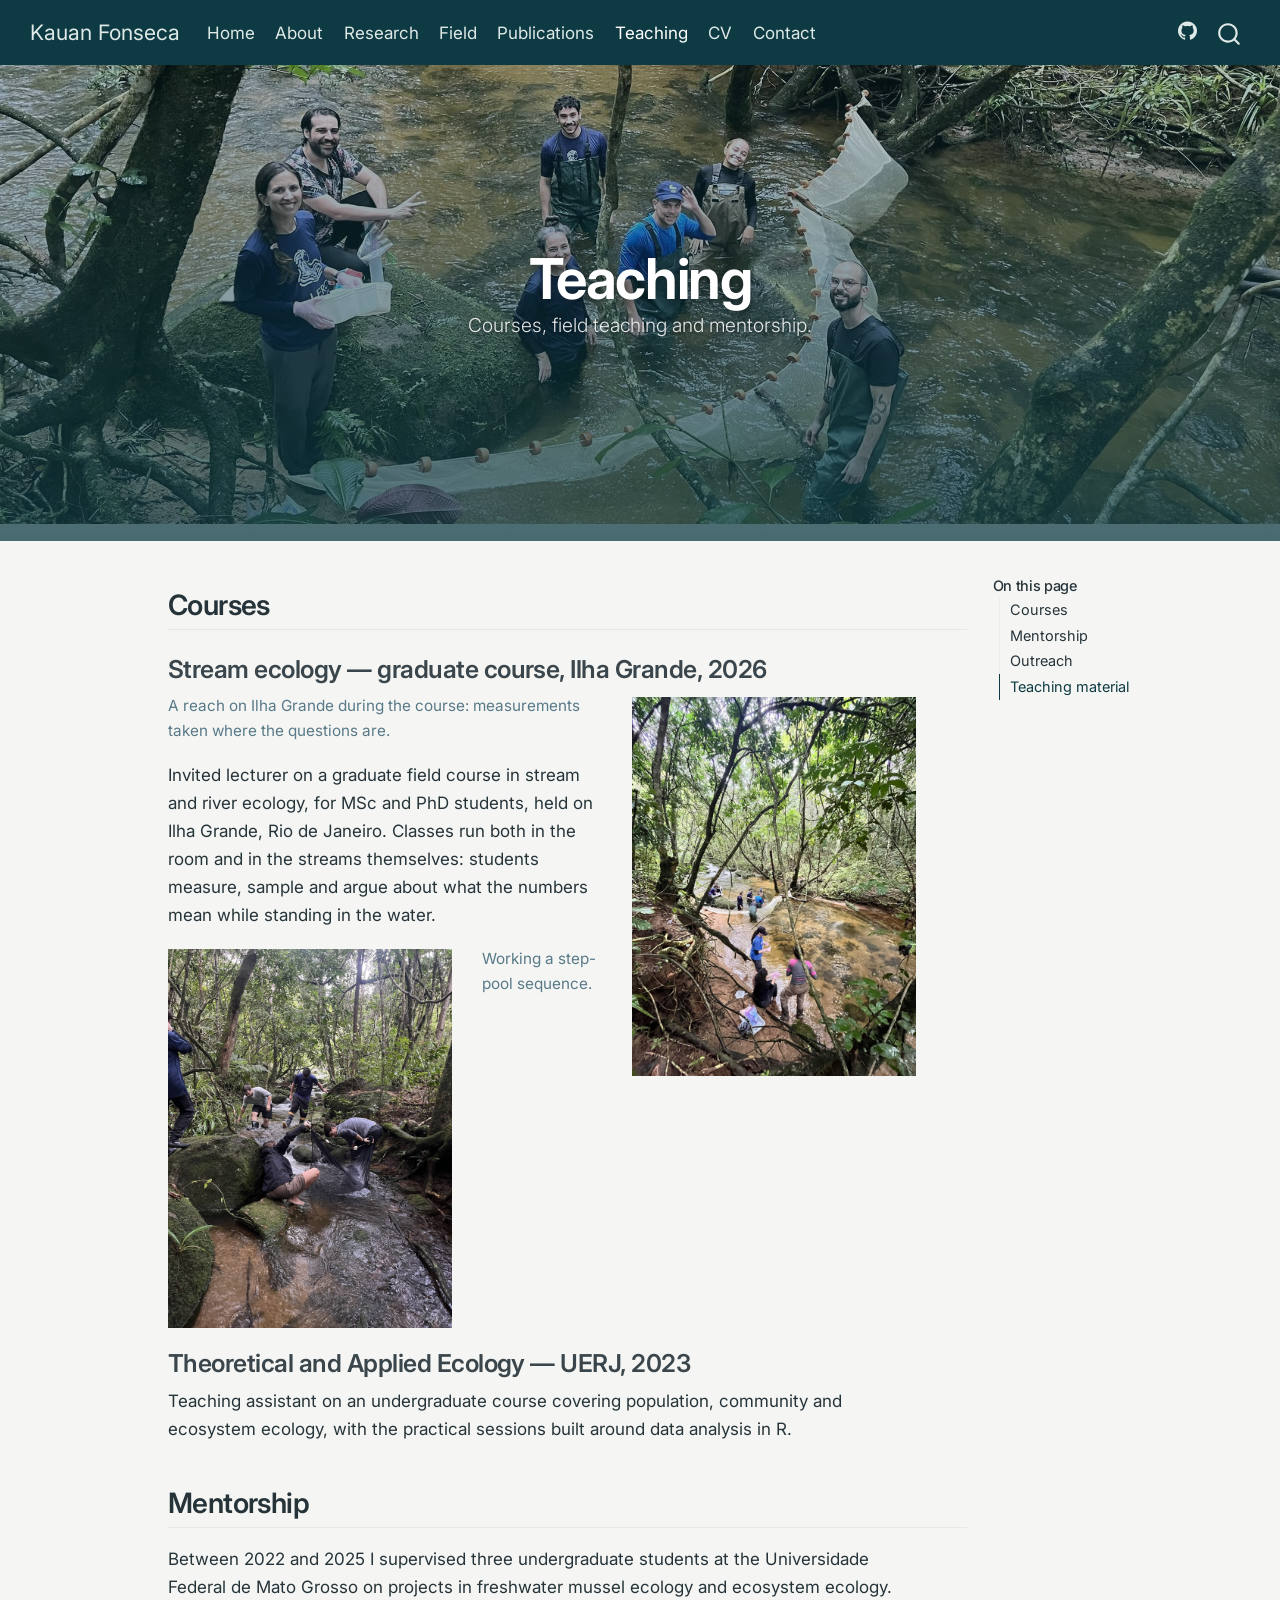
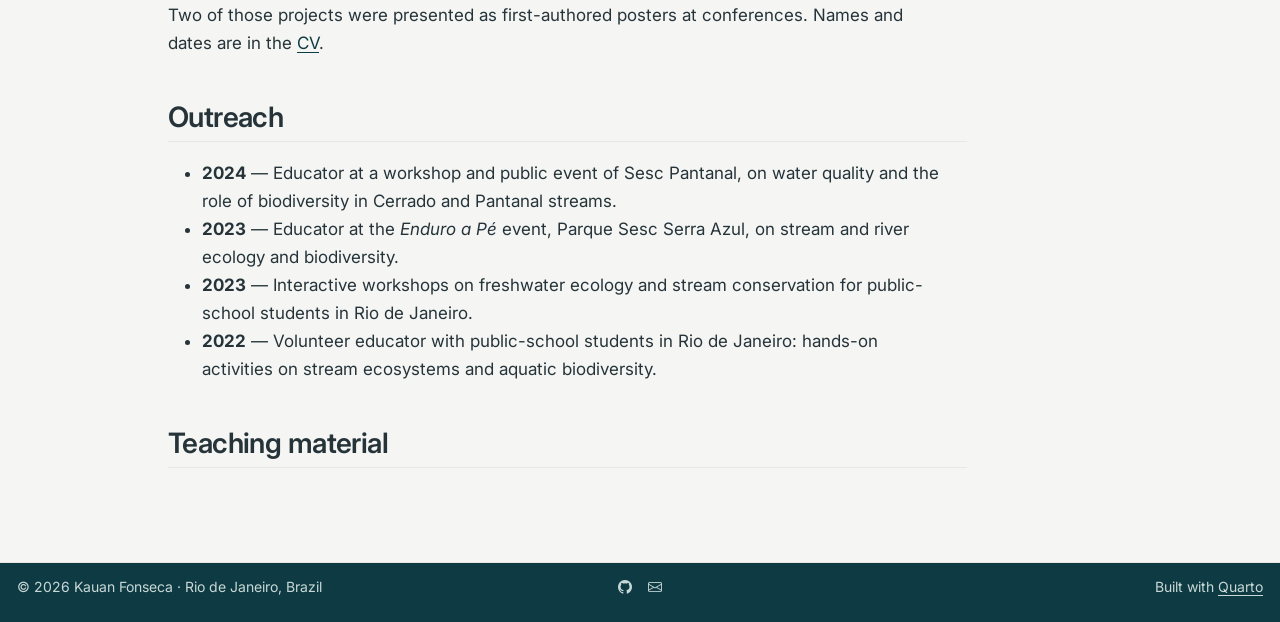
<file: teaching.html>
<!DOCTYPE html>
<html xmlns="http://www.w3.org/1999/xhtml" lang="en" xml:lang="en"><head>

<meta charset="utf-8">
<meta name="generator" content="quarto-1.6.42">

<meta name="viewport" content="width=device-width, initial-scale=1.0, user-scalable=yes">


<title>Teaching – Kauan Fonseca</title>
<style>
code{white-space: pre-wrap;}
span.smallcaps{font-variant: small-caps;}
div.columns{display: flex; gap: min(4vw, 1.5em);}
div.column{flex: auto; overflow-x: auto;}
div.hanging-indent{margin-left: 1.5em; text-indent: -1.5em;}
ul.task-list{list-style: none;}
ul.task-list li input[type="checkbox"] {
  width: 0.8em;
  margin: 0 0.8em 0.2em -1em; /* quarto-specific, see https://github.com/quarto-dev/quarto-cli/issues/4556 */ 
  vertical-align: middle;
}
</style>


<script src="site_libs/quarto-nav/quarto-nav.js"></script>
<script src="site_libs/clipboard/clipboard.min.js"></script>
<script src="site_libs/quarto-search/autocomplete.umd.js"></script>
<script src="site_libs/quarto-search/fuse.min.js"></script>
<script src="site_libs/quarto-search/quarto-search.js"></script>
<meta name="quarto:offset" content="./">
<link href="./images/favicon.png" rel="icon" type="image/png">
<script src="site_libs/quarto-html/quarto.js"></script>
<script src="site_libs/quarto-html/popper.min.js"></script>
<script src="site_libs/quarto-html/tippy.umd.min.js"></script>
<script src="site_libs/quarto-html/anchor.min.js"></script>
<link href="site_libs/quarto-html/tippy.css" rel="stylesheet">
<link href="site_libs/quarto-html/quarto-syntax-highlighting-a2598ddfe9642cab64d781f6472ead56.css" rel="stylesheet" id="quarto-text-highlighting-styles">
<script src="site_libs/bootstrap/bootstrap.min.js"></script>
<link href="site_libs/bootstrap/bootstrap-icons.css" rel="stylesheet">
<link href="site_libs/bootstrap/bootstrap-473b39eb7429e6edf0a557a5ea7ba57d.min.css" rel="stylesheet" append-hash="true" id="quarto-bootstrap" data-mode="light">
<script id="quarto-search-options" type="application/json">{
  "location": "navbar",
  "copy-button": false,
  "collapse-after": 3,
  "panel-placement": "end",
  "type": "overlay",
  "limit": 50,
  "keyboard-shortcut": [
    "f",
    "/",
    "s"
  ],
  "language": {
    "search-no-results-text": "No results",
    "search-matching-documents-text": "matching documents",
    "search-copy-link-title": "Copy link to search",
    "search-hide-matches-text": "Hide additional matches",
    "search-more-match-text": "more match in this document",
    "search-more-matches-text": "more matches in this document",
    "search-clear-button-title": "Clear",
    "search-text-placeholder": "",
    "search-detached-cancel-button-title": "Cancel",
    "search-submit-button-title": "Submit",
    "search-label": "Search"
  }
}</script>
<style>html{ scroll-behavior: smooth; }</style>
<style>

      .quarto-title-block .quarto-title-banner h1,
      .quarto-title-block .quarto-title-banner h2,
      .quarto-title-block .quarto-title-banner h3,
      .quarto-title-block .quarto-title-banner h4,
      .quarto-title-block .quarto-title-banner h5,
      .quarto-title-block .quarto-title-banner h6
      {
        color: white;
      }

      .quarto-title-block .quarto-title-banner {
        color: white;
background-image: url(images/field/banner-teaching.jpg);
background-size: cover;
      }
</style>


<meta property="og:title" content="Teaching – Kauan Fonseca">
<meta property="og:description" content="Courses, field teaching and mentorship.">
<meta property="og:image" content="https://kauanfonseca.github.io/images/teaching/ilha-grande.jpg">
<meta property="og:site_name" content="Kauan Fonseca">
</head>

<body class="nav-fixed banner-lg banner-top">

<div id="quarto-search-results"></div>
  <header id="quarto-header" class="headroom fixed-top quarto-banner">
    <nav class="navbar navbar-expand-lg " data-bs-theme="dark">
      <div class="navbar-container container-fluid">
      <div class="navbar-brand-container mx-auto">
    <a class="navbar-brand" href="./index.html">
    <span class="navbar-title">Kauan Fonseca</span>
    </a>
  </div>
            <div id="quarto-search" class="" title="Search"></div>
          <button class="navbar-toggler" type="button" data-bs-toggle="collapse" data-bs-target="#navbarCollapse" aria-controls="navbarCollapse" role="menu" aria-expanded="false" aria-label="Toggle navigation" onclick="if (window.quartoToggleHeadroom) { window.quartoToggleHeadroom(); }">
  <span class="navbar-toggler-icon"></span>
</button>
          <div class="collapse navbar-collapse" id="navbarCollapse">
            <ul class="navbar-nav navbar-nav-scroll me-auto">
  <li class="nav-item">
    <a class="nav-link" href="./index.html"> 
<span class="menu-text">Home</span></a>
  </li>  
  <li class="nav-item">
    <a class="nav-link" href="./about.html"> 
<span class="menu-text">About</span></a>
  </li>  
  <li class="nav-item">
    <a class="nav-link" href="./research.html"> 
<span class="menu-text">Research</span></a>
  </li>  
  <li class="nav-item">
    <a class="nav-link" href="./field.html"> 
<span class="menu-text">Field</span></a>
  </li>  
  <li class="nav-item">
    <a class="nav-link" href="./publications.html"> 
<span class="menu-text">Publications</span></a>
  </li>  
  <li class="nav-item">
    <a class="nav-link active" href="./teaching.html" aria-current="page"> 
<span class="menu-text">Teaching</span></a>
  </li>  
  <li class="nav-item">
    <a class="nav-link" href="./cv.html"> 
<span class="menu-text">CV</span></a>
  </li>  
  <li class="nav-item">
    <a class="nav-link" href="./contact.html"> 
<span class="menu-text">Contact</span></a>
  </li>  
</ul>
            <ul class="navbar-nav navbar-nav-scroll ms-auto">
  <li class="nav-item compact">
    <a class="nav-link" href="https://github.com/kauanfonseca"> <i class="bi bi-github" role="img" aria-label="GitHub">
</i> 
<span class="menu-text"></span></a>
  </li>  
</ul>
          </div> <!-- /navcollapse -->
            <div class="quarto-navbar-tools">
</div>
      </div> <!-- /container-fluid -->
    </nav>
</header>
<!-- content -->
<header id="title-block-header" class="quarto-title-block default page-columns page-full">
  <div class="quarto-title-banner page-columns page-full">
    <div class="quarto-title column-body">
      <h1 class="title">Teaching</h1>
            <p class="subtitle lead">Courses, field teaching and mentorship.</p>
                      </div>
  </div>
    
  
  <div class="quarto-title-meta">

      
    
      
    </div>
    
  
  </header><div id="quarto-content" class="quarto-container page-columns page-rows-contents page-layout-article page-navbar">
<!-- sidebar -->
<!-- margin-sidebar -->
    <div id="quarto-margin-sidebar" class="sidebar margin-sidebar">
        <nav id="TOC" role="doc-toc" class="toc-active">
    <h2 id="toc-title">On this page</h2>
   
  <ul>
  <li><a href="#courses" id="toc-courses" class="nav-link active" data-scroll-target="#courses">Courses</a>
  <ul class="collapse">
  <li><a href="#stream-ecology-graduate-course-ilha-grande-2026" id="toc-stream-ecology-graduate-course-ilha-grande-2026" class="nav-link" data-scroll-target="#stream-ecology-graduate-course-ilha-grande-2026">Stream ecology — graduate course, Ilha Grande, 2026</a></li>
  <li><a href="#theoretical-and-applied-ecology-uerj-2023" id="toc-theoretical-and-applied-ecology-uerj-2023" class="nav-link" data-scroll-target="#theoretical-and-applied-ecology-uerj-2023">Theoretical and Applied Ecology — UERJ, 2023</a></li>
  </ul></li>
  <li><a href="#mentorship" id="toc-mentorship" class="nav-link" data-scroll-target="#mentorship">Mentorship</a></li>
  <li><a href="#outreach" id="toc-outreach" class="nav-link" data-scroll-target="#outreach">Outreach</a></li>
  <li><a href="#teaching-material" id="toc-teaching-material" class="nav-link" data-scroll-target="#teaching-material">Teaching material</a></li>
  </ul>
</nav>
    </div>
<!-- main -->
<main class="content quarto-banner-title-block" id="quarto-document-content">





<section id="courses" class="level2">
<h2 class="anchored" data-anchor-id="courses">Courses</h2>
<section id="stream-ecology-graduate-course-ilha-grande-2026" class="level3">
<h3 class="anchored" data-anchor-id="stream-ecology-graduate-course-ilha-grande-2026">Stream ecology — graduate course, Ilha Grande, 2026</h3>
<div class="quarto-figure quarto-figure-center">
<figure class="figure">
<p><img src="images/teaching/ilha-grande.jpg" class="side-figure img-fluid figure-img"></p>
<figcaption>A reach on Ilha Grande during the course: measurements taken where the questions are.</figcaption>
</figure>
</div>
<p>Invited lecturer on a graduate field course in stream and river ecology, for MSc and PhD students, held on Ilha Grande, Rio de Janeiro. Classes run both in the room and in the streams themselves: students measure, sample and argue about what the numbers mean while standing in the water.</p>
<div class="quarto-figure quarto-figure-center">
<figure class="figure">
<p><img src="images/teaching/ilha-grande-2.jpg" class="side-figure-left img-fluid figure-img"></p>
<figcaption>Working a step-pool sequence.</figcaption>
</figure>
</div>
<!-- TODO: instituição e programa de pós-graduação responsáveis, carga horária,
     e o nome da disciplina em português se quiser mantê-lo ao lado. -->
</section>
<section id="theoretical-and-applied-ecology-uerj-2023" class="level3">
<h3 class="anchored" data-anchor-id="theoretical-and-applied-ecology-uerj-2023">Theoretical and Applied Ecology — UERJ, 2023</h3>
<p>Teaching assistant on an undergraduate course covering population, community and ecosystem ecology, with the practical sessions built around data analysis in R.</p>
</section>
</section>
<section id="mentorship" class="level2">
<h2 class="anchored" data-anchor-id="mentorship">Mentorship</h2>
<p>Between 2022 and 2025 I supervised three undergraduate students at the Universidade Federal de Mato Grosso on projects in freshwater mussel ecology and ecosystem ecology. Two of those projects were presented as first-authored posters at conferences. Names and dates are in the <a href="./cv.html">CV</a>.</p>
</section>
<section id="outreach" class="level2">
<h2 class="anchored" data-anchor-id="outreach">Outreach</h2>
<ul>
<li><strong>2024</strong> — Educator at a workshop and public event of Sesc Pantanal, on water quality and the role of biodiversity in Cerrado and Pantanal streams.</li>
<li><strong>2023</strong> — Educator at the <em>Enduro a Pé</em> event, Parque Sesc Serra Azul, on stream and river ecology and biodiversity.</li>
<li><strong>2023</strong> — Interactive workshops on freshwater ecology and stream conservation for public-school students in Rio de Janeiro.</li>
<li><strong>2022</strong> — Volunteer educator with public-school students in Rio de Janeiro: hands-on activities on stream ecosystems and aquatic biodiversity.</li>
</ul>
</section>
<section id="teaching-material" class="level2">
<h2 class="anchored" data-anchor-id="teaching-material">Teaching material</h2>
<!-- TODO: roteiros de aula, tutoriais de R, dados de exemplo. Pode virar um
     repositório no GitHub linkado daqui. Cortar a seção se não houver. -->


</section>

</main> <!-- /main -->
<script id="quarto-html-after-body" type="application/javascript">
window.document.addEventListener("DOMContentLoaded", function (event) {
  const toggleBodyColorMode = (bsSheetEl) => {
    const mode = bsSheetEl.getAttribute("data-mode");
    const bodyEl = window.document.querySelector("body");
    if (mode === "dark") {
      bodyEl.classList.add("quarto-dark");
      bodyEl.classList.remove("quarto-light");
    } else {
      bodyEl.classList.add("quarto-light");
      bodyEl.classList.remove("quarto-dark");
    }
  }
  const toggleBodyColorPrimary = () => {
    const bsSheetEl = window.document.querySelector("link#quarto-bootstrap");
    if (bsSheetEl) {
      toggleBodyColorMode(bsSheetEl);
    }
  }
  toggleBodyColorPrimary();  
  const icon = "";
  const anchorJS = new window.AnchorJS();
  anchorJS.options = {
    placement: 'right',
    icon: icon
  };
  anchorJS.add('.anchored');
  const isCodeAnnotation = (el) => {
    for (const clz of el.classList) {
      if (clz.startsWith('code-annotation-')) {                     
        return true;
      }
    }
    return false;
  }
  const onCopySuccess = function(e) {
    // button target
    const button = e.trigger;
    // don't keep focus
    button.blur();
    // flash "checked"
    button.classList.add('code-copy-button-checked');
    var currentTitle = button.getAttribute("title");
    button.setAttribute("title", "Copied!");
    let tooltip;
    if (window.bootstrap) {
      button.setAttribute("data-bs-toggle", "tooltip");
      button.setAttribute("data-bs-placement", "left");
      button.setAttribute("data-bs-title", "Copied!");
      tooltip = new bootstrap.Tooltip(button, 
        { trigger: "manual", 
          customClass: "code-copy-button-tooltip",
          offset: [0, -8]});
      tooltip.show();    
    }
    setTimeout(function() {
      if (tooltip) {
        tooltip.hide();
        button.removeAttribute("data-bs-title");
        button.removeAttribute("data-bs-toggle");
        button.removeAttribute("data-bs-placement");
      }
      button.setAttribute("title", currentTitle);
      button.classList.remove('code-copy-button-checked');
    }, 1000);
    // clear code selection
    e.clearSelection();
  }
  const getTextToCopy = function(trigger) {
      const codeEl = trigger.previousElementSibling.cloneNode(true);
      for (const childEl of codeEl.children) {
        if (isCodeAnnotation(childEl)) {
          childEl.remove();
        }
      }
      return codeEl.innerText;
  }
  const clipboard = new window.ClipboardJS('.code-copy-button:not([data-in-quarto-modal])', {
    text: getTextToCopy
  });
  clipboard.on('success', onCopySuccess);
  if (window.document.getElementById('quarto-embedded-source-code-modal')) {
    const clipboardModal = new window.ClipboardJS('.code-copy-button[data-in-quarto-modal]', {
      text: getTextToCopy,
      container: window.document.getElementById('quarto-embedded-source-code-modal')
    });
    clipboardModal.on('success', onCopySuccess);
  }
    var localhostRegex = new RegExp(/^(?:http|https):\/\/localhost\:?[0-9]*\//);
    var mailtoRegex = new RegExp(/^mailto:/);
      var filterRegex = new RegExp("https:\/\/kauanfonseca\.github\.io");
    var isInternal = (href) => {
        return filterRegex.test(href) || localhostRegex.test(href) || mailtoRegex.test(href);
    }
    // Inspect non-navigation links and adorn them if external
 	var links = window.document.querySelectorAll('a[href]:not(.nav-link):not(.navbar-brand):not(.toc-action):not(.sidebar-link):not(.sidebar-item-toggle):not(.pagination-link):not(.no-external):not([aria-hidden]):not(.dropdown-item):not(.quarto-navigation-tool):not(.about-link)');
    for (var i=0; i<links.length; i++) {
      const link = links[i];
      if (!isInternal(link.href)) {
        // undo the damage that might have been done by quarto-nav.js in the case of
        // links that we want to consider external
        if (link.dataset.originalHref !== undefined) {
          link.href = link.dataset.originalHref;
        }
          // target, if specified
          link.setAttribute("target", "_blank");
          if (link.getAttribute("rel") === null) {
            link.setAttribute("rel", "noopener");
          }
      }
    }
  function tippyHover(el, contentFn, onTriggerFn, onUntriggerFn) {
    const config = {
      allowHTML: true,
      maxWidth: 500,
      delay: 100,
      arrow: false,
      appendTo: function(el) {
          return el.parentElement;
      },
      interactive: true,
      interactiveBorder: 10,
      theme: 'quarto',
      placement: 'bottom-start',
    };
    if (contentFn) {
      config.content = contentFn;
    }
    if (onTriggerFn) {
      config.onTrigger = onTriggerFn;
    }
    if (onUntriggerFn) {
      config.onUntrigger = onUntriggerFn;
    }
    window.tippy(el, config); 
  }
  const noterefs = window.document.querySelectorAll('a[role="doc-noteref"]');
  for (var i=0; i<noterefs.length; i++) {
    const ref = noterefs[i];
    tippyHover(ref, function() {
      // use id or data attribute instead here
      let href = ref.getAttribute('data-footnote-href') || ref.getAttribute('href');
      try { href = new URL(href).hash; } catch {}
      const id = href.replace(/^#\/?/, "");
      const note = window.document.getElementById(id);
      if (note) {
        return note.innerHTML;
      } else {
        return "";
      }
    });
  }
  const xrefs = window.document.querySelectorAll('a.quarto-xref');
  const processXRef = (id, note) => {
    // Strip column container classes
    const stripColumnClz = (el) => {
      el.classList.remove("page-full", "page-columns");
      if (el.children) {
        for (const child of el.children) {
          stripColumnClz(child);
        }
      }
    }
    stripColumnClz(note)
    if (id === null || id.startsWith('sec-')) {
      // Special case sections, only their first couple elements
      const container = document.createElement("div");
      if (note.children && note.children.length > 2) {
        container.appendChild(note.children[0].cloneNode(true));
        for (let i = 1; i < note.children.length; i++) {
          const child = note.children[i];
          if (child.tagName === "P" && child.innerText === "") {
            continue;
          } else {
            container.appendChild(child.cloneNode(true));
            break;
          }
        }
        if (window.Quarto?.typesetMath) {
          window.Quarto.typesetMath(container);
        }
        return container.innerHTML
      } else {
        if (window.Quarto?.typesetMath) {
          window.Quarto.typesetMath(note);
        }
        return note.innerHTML;
      }
    } else {
      // Remove any anchor links if they are present
      const anchorLink = note.querySelector('a.anchorjs-link');
      if (anchorLink) {
        anchorLink.remove();
      }
      if (window.Quarto?.typesetMath) {
        window.Quarto.typesetMath(note);
      }
      if (note.classList.contains("callout")) {
        return note.outerHTML;
      } else {
        return note.innerHTML;
      }
    }
  }
  for (var i=0; i<xrefs.length; i++) {
    const xref = xrefs[i];
    tippyHover(xref, undefined, function(instance) {
      instance.disable();
      let url = xref.getAttribute('href');
      let hash = undefined; 
      if (url.startsWith('#')) {
        hash = url;
      } else {
        try { hash = new URL(url).hash; } catch {}
      }
      if (hash) {
        const id = hash.replace(/^#\/?/, "");
        const note = window.document.getElementById(id);
        if (note !== null) {
          try {
            const html = processXRef(id, note.cloneNode(true));
            instance.setContent(html);
          } finally {
            instance.enable();
            instance.show();
          }
        } else {
          // See if we can fetch this
          fetch(url.split('#')[0])
          .then(res => res.text())
          .then(html => {
            const parser = new DOMParser();
            const htmlDoc = parser.parseFromString(html, "text/html");
            const note = htmlDoc.getElementById(id);
            if (note !== null) {
              const html = processXRef(id, note);
              instance.setContent(html);
            } 
          }).finally(() => {
            instance.enable();
            instance.show();
          });
        }
      } else {
        // See if we can fetch a full url (with no hash to target)
        // This is a special case and we should probably do some content thinning / targeting
        fetch(url)
        .then(res => res.text())
        .then(html => {
          const parser = new DOMParser();
          const htmlDoc = parser.parseFromString(html, "text/html");
          const note = htmlDoc.querySelector('main.content');
          if (note !== null) {
            // This should only happen for chapter cross references
            // (since there is no id in the URL)
            // remove the first header
            if (note.children.length > 0 && note.children[0].tagName === "HEADER") {
              note.children[0].remove();
            }
            const html = processXRef(null, note);
            instance.setContent(html);
          } 
        }).finally(() => {
          instance.enable();
          instance.show();
        });
      }
    }, function(instance) {
    });
  }
      let selectedAnnoteEl;
      const selectorForAnnotation = ( cell, annotation) => {
        let cellAttr = 'data-code-cell="' + cell + '"';
        let lineAttr = 'data-code-annotation="' +  annotation + '"';
        const selector = 'span[' + cellAttr + '][' + lineAttr + ']';
        return selector;
      }
      const selectCodeLines = (annoteEl) => {
        const doc = window.document;
        const targetCell = annoteEl.getAttribute("data-target-cell");
        const targetAnnotation = annoteEl.getAttribute("data-target-annotation");
        const annoteSpan = window.document.querySelector(selectorForAnnotation(targetCell, targetAnnotation));
        const lines = annoteSpan.getAttribute("data-code-lines").split(",");
        const lineIds = lines.map((line) => {
          return targetCell + "-" + line;
        })
        let top = null;
        let height = null;
        let parent = null;
        if (lineIds.length > 0) {
            //compute the position of the single el (top and bottom and make a div)
            const el = window.document.getElementById(lineIds[0]);
            top = el.offsetTop;
            height = el.offsetHeight;
            parent = el.parentElement.parentElement;
          if (lineIds.length > 1) {
            const lastEl = window.document.getElementById(lineIds[lineIds.length - 1]);
            const bottom = lastEl.offsetTop + lastEl.offsetHeight;
            height = bottom - top;
          }
          if (top !== null && height !== null && parent !== null) {
            // cook up a div (if necessary) and position it 
            let div = window.document.getElementById("code-annotation-line-highlight");
            if (div === null) {
              div = window.document.createElement("div");
              div.setAttribute("id", "code-annotation-line-highlight");
              div.style.position = 'absolute';
              parent.appendChild(div);
            }
            div.style.top = top - 2 + "px";
            div.style.height = height + 4 + "px";
            div.style.left = 0;
            let gutterDiv = window.document.getElementById("code-annotation-line-highlight-gutter");
            if (gutterDiv === null) {
              gutterDiv = window.document.createElement("div");
              gutterDiv.setAttribute("id", "code-annotation-line-highlight-gutter");
              gutterDiv.style.position = 'absolute';
              const codeCell = window.document.getElementById(targetCell);
              const gutter = codeCell.querySelector('.code-annotation-gutter');
              gutter.appendChild(gutterDiv);
            }
            gutterDiv.style.top = top - 2 + "px";
            gutterDiv.style.height = height + 4 + "px";
          }
          selectedAnnoteEl = annoteEl;
        }
      };
      const unselectCodeLines = () => {
        const elementsIds = ["code-annotation-line-highlight", "code-annotation-line-highlight-gutter"];
        elementsIds.forEach((elId) => {
          const div = window.document.getElementById(elId);
          if (div) {
            div.remove();
          }
        });
        selectedAnnoteEl = undefined;
      };
        // Handle positioning of the toggle
    window.addEventListener(
      "resize",
      throttle(() => {
        elRect = undefined;
        if (selectedAnnoteEl) {
          selectCodeLines(selectedAnnoteEl);
        }
      }, 10)
    );
    function throttle(fn, ms) {
    let throttle = false;
    let timer;
      return (...args) => {
        if(!throttle) { // first call gets through
            fn.apply(this, args);
            throttle = true;
        } else { // all the others get throttled
            if(timer) clearTimeout(timer); // cancel #2
            timer = setTimeout(() => {
              fn.apply(this, args);
              timer = throttle = false;
            }, ms);
        }
      };
    }
      // Attach click handler to the DT
      const annoteDls = window.document.querySelectorAll('dt[data-target-cell]');
      for (const annoteDlNode of annoteDls) {
        annoteDlNode.addEventListener('click', (event) => {
          const clickedEl = event.target;
          if (clickedEl !== selectedAnnoteEl) {
            unselectCodeLines();
            const activeEl = window.document.querySelector('dt[data-target-cell].code-annotation-active');
            if (activeEl) {
              activeEl.classList.remove('code-annotation-active');
            }
            selectCodeLines(clickedEl);
            clickedEl.classList.add('code-annotation-active');
          } else {
            // Unselect the line
            unselectCodeLines();
            clickedEl.classList.remove('code-annotation-active');
          }
        });
      }
  const findCites = (el) => {
    const parentEl = el.parentElement;
    if (parentEl) {
      const cites = parentEl.dataset.cites;
      if (cites) {
        return {
          el,
          cites: cites.split(' ')
        };
      } else {
        return findCites(el.parentElement)
      }
    } else {
      return undefined;
    }
  };
  var bibliorefs = window.document.querySelectorAll('a[role="doc-biblioref"]');
  for (var i=0; i<bibliorefs.length; i++) {
    const ref = bibliorefs[i];
    const citeInfo = findCites(ref);
    if (citeInfo) {
      tippyHover(citeInfo.el, function() {
        var popup = window.document.createElement('div');
        citeInfo.cites.forEach(function(cite) {
          var citeDiv = window.document.createElement('div');
          citeDiv.classList.add('hanging-indent');
          citeDiv.classList.add('csl-entry');
          var biblioDiv = window.document.getElementById('ref-' + cite);
          if (biblioDiv) {
            citeDiv.innerHTML = biblioDiv.innerHTML;
          }
          popup.appendChild(citeDiv);
        });
        return popup.innerHTML;
      });
    }
  }
});
</script>
</div> <!-- /content -->
<footer class="footer">
  <div class="nav-footer">
    <div class="nav-footer-left">
<p>© 2026 Kauan Fonseca · Rio de Janeiro, Brazil</p>
</div>   
    <div class="nav-footer-center">
      <ul class="footer-items list-unstyled">
    <li class="nav-item compact">
    <a class="nav-link" href="https://github.com/kauanfonseca">
      <i class="bi bi-github" role="img" aria-label="GitHub">
</i> 
    </a>
  </li>  
    <li class="nav-item compact">
    <a class="nav-link" href="mailto:n.kauan@gmail.com">
      <i class="bi bi-envelope" role="img" aria-label="Email">
</i> 
    </a>
  </li>  
</ul>
    </div>
    <div class="nav-footer-right">
<p>Built with <a href="https://quarto.org">Quarto</a></p>
</div>
  </div>
</footer>




<script src="site_libs/quarto-html/zenscroll-min.js"></script>
</body></html>
</file>
<file: site_libs/quarto-html/tippy.css>
.tippy-box[data-animation=fade][data-state=hidden]{opacity:0}[data-tippy-root]{max-width:calc(100vw - 10px)}.tippy-box{position:relative;background-color:#333;color:#fff;border-radius:4px;font-size:14px;line-height:1.4;white-space:normal;outline:0;transition-property:transform,visibility,opacity}.tippy-box[data-placement^=top]>.tippy-arrow{bottom:0}.tippy-box[data-placement^=top]>.tippy-arrow:before{bottom:-7px;left:0;border-width:8px 8px 0;border-top-color:initial;transform-origin:center top}.tippy-box[data-placement^=bottom]>.tippy-arrow{top:0}.tippy-box[data-placement^=bottom]>.tippy-arrow:before{top:-7px;left:0;border-width:0 8px 8px;border-bottom-color:initial;transform-origin:center bottom}.tippy-box[data-placement^=left]>.tippy-arrow{right:0}.tippy-box[data-placement^=left]>.tippy-arrow:before{border-width:8px 0 8px 8px;border-left-color:initial;right:-7px;transform-origin:center left}.tippy-box[data-placement^=right]>.tippy-arrow{left:0}.tippy-box[data-placement^=right]>.tippy-arrow:before{left:-7px;border-width:8px 8px 8px 0;border-right-color:initial;transform-origin:center right}.tippy-box[data-inertia][data-state=visible]{transition-timing-function:cubic-bezier(.54,1.5,.38,1.11)}.tippy-arrow{width:16px;height:16px;color:#333}.tippy-arrow:before{content:"";position:absolute;border-color:transparent;border-style:solid}.tippy-content{position:relative;padding:5px 9px;z-index:1}
</file>
<file: site_libs/quarto-html/quarto-syntax-highlighting-a2598ddfe9642cab64d781f6472ead56.css>
/* quarto syntax highlight colors */
:root {
  --quarto-hl-ot-color: #003B4F;
  --quarto-hl-at-color: #657422;
  --quarto-hl-ss-color: #20794D;
  --quarto-hl-an-color: #5E5E5E;
  --quarto-hl-fu-color: #4758AB;
  --quarto-hl-st-color: #20794D;
  --quarto-hl-cf-color: #003B4F;
  --quarto-hl-op-color: #5E5E5E;
  --quarto-hl-er-color: #AD0000;
  --quarto-hl-bn-color: #AD0000;
  --quarto-hl-al-color: #AD0000;
  --quarto-hl-va-color: #111111;
  --quarto-hl-bu-color: inherit;
  --quarto-hl-ex-color: inherit;
  --quarto-hl-pp-color: #AD0000;
  --quarto-hl-in-color: #5E5E5E;
  --quarto-hl-vs-color: #20794D;
  --quarto-hl-wa-color: #5E5E5E;
  --quarto-hl-do-color: #5E5E5E;
  --quarto-hl-im-color: #00769E;
  --quarto-hl-ch-color: #20794D;
  --quarto-hl-dt-color: #AD0000;
  --quarto-hl-fl-color: #AD0000;
  --quarto-hl-co-color: #5E5E5E;
  --quarto-hl-cv-color: #5E5E5E;
  --quarto-hl-cn-color: #8f5902;
  --quarto-hl-sc-color: #5E5E5E;
  --quarto-hl-dv-color: #AD0000;
  --quarto-hl-kw-color: #003B4F;
}

/* other quarto variables */
:root {
  --quarto-font-monospace: ui-monospace, "SF Mono", "SFMono-Regular", "JetBrains Mono", Menlo, Consolas, monospace;
}

pre > code.sourceCode > span {
  color: #003B4F;
}

code span {
  color: #003B4F;
}

code.sourceCode > span {
  color: #003B4F;
}

div.sourceCode,
div.sourceCode pre.sourceCode {
  color: #003B4F;
}

code span.ot {
  color: #003B4F;
  font-style: inherit;
}

code span.at {
  color: #657422;
  font-style: inherit;
}

code span.ss {
  color: #20794D;
  font-style: inherit;
}

code span.an {
  color: #5E5E5E;
  font-style: inherit;
}

code span.fu {
  color: #4758AB;
  font-style: inherit;
}

code span.st {
  color: #20794D;
  font-style: inherit;
}

code span.cf {
  color: #003B4F;
  font-weight: bold;
  font-style: inherit;
}

code span.op {
  color: #5E5E5E;
  font-style: inherit;
}

code span.er {
  color: #AD0000;
  font-style: inherit;
}

code span.bn {
  color: #AD0000;
  font-style: inherit;
}

code span.al {
  color: #AD0000;
  font-style: inherit;
}

code span.va {
  color: #111111;
  font-style: inherit;
}

code span.bu {
  font-style: inherit;
}

code span.ex {
  font-style: inherit;
}

code span.pp {
  color: #AD0000;
  font-style: inherit;
}

code span.in {
  color: #5E5E5E;
  font-style: inherit;
}

code span.vs {
  color: #20794D;
  font-style: inherit;
}

code span.wa {
  color: #5E5E5E;
  font-style: italic;
}

code span.do {
  color: #5E5E5E;
  font-style: italic;
}

code span.im {
  color: #00769E;
  font-style: inherit;
}

code span.ch {
  color: #20794D;
  font-style: inherit;
}

code span.dt {
  color: #AD0000;
  font-style: inherit;
}

code span.fl {
  color: #AD0000;
  font-style: inherit;
}

code span.co {
  color: #5E5E5E;
  font-style: inherit;
}

code span.cv {
  color: #5E5E5E;
  font-style: italic;
}

code span.cn {
  color: #8f5902;
  font-style: inherit;
}

code span.sc {
  color: #5E5E5E;
  font-style: inherit;
}

code span.dv {
  color: #AD0000;
  font-style: inherit;
}

code span.kw {
  color: #003B4F;
  font-weight: bold;
  font-style: inherit;
}

.prevent-inlining {
  content: "</";
}

/*# sourceMappingURL=0a00ff595624e2e0f3359e1a6c0dc543.css.map */
</file>
<file: site_libs/quarto-ojs/quarto-ojs.css>
span.ojs-inline span div {
  display: inline-block;
}

/* add some breathing room between display outputs and text especially */
div.cell + section,
div.cell + h1,
div.cell + h2,
div.cell + h3,
div.cell + h4,
div.cell + h5,
div.cell + h6,
div.cell + p {
  margin-top: 1rem;
}

div[nodetype="declaration"]:not([data-output="all"])
  div.observablehq:not(observablehq--error) {
  display: none;
}

/* mimic bootstrap behavior which is always correct in observablehq outputs */
.observablehq a:not([href]):not([class]),
.observablehq a:not([href]):not([class]):hover {
  color: inherit;
  text-decoration: none;
}

.observablehq .observablehq--inspect {
  --code-fallback: Consolas, monaco, monospace;
  font-family: var(--bs-font-monospace, var(--code-fallback));
  font-size: 0.8em;
}

.observablehq--field {
  margin-left: 1rem;
}

.observablehq--caret {
  margin-right: 2px;
  vertical-align: baseline;
}

.observablehq--collapsed,
.observablehq--expanded.observablehq--inspect a {
  cursor: pointer;
}

/* classes directly from observable's runtime */
.observablehq--key,
.observablehq--index {
  color: var(--quarto-hl-dt-color);
}

.observablehq--string {
  color: var(--quarto-hl-st-color);
}

.observablehq--bigint,
.observablehq--date,
.observablehq--number,
.observablehq--regexp,
.observablehq--symbol {
  color: var(--quarto-hl-dv-color);
}

.observablehq--null,
.observablehq--boolean,
.observablehq--undefined,
.observablehq--keyword {
  color: var(--quarto-hl-kw-color);
}

/* In addition, their import statements specifically come highlighted by hljs.
   (probably some legacy feature of theirs?) We handle those here as well. 

   Just to be on the safe side, we select on observable's 'md-pre'
   class as well, in case someone else uses hljs and wishes to put
   their own highlighting.

   TODO Note that to make our highlighting consistent, we're
   overriding the "im" class to present like a keyword. I should make
   sure this looks right everywhere, but I don't know how to test it
   comprehensively.
*/

code.javascript span.im {
  color: var(--quarto-hl-kw-color);
}

pre.observablehq--md-pre span.hljs-keyword {
  color: var(--quarto-hl-kw-color);
}

pre.observablehq--md-pre span.hljs-string {
  color: var(--quarto-hl-st-color);
}

pre.observablehq--md-pre .span.hljs-date,
pre.observablehq--md-pre .span.hljs-number,
pre.observablehq--md-pre .span.hljs-regexp,
pre.observablehq--md-pre .span.hljs-symbol {
  color: var(--quarto-hl-dv-color);
}

/* Other general niceties, but it's possible that we should do this on a page-by-page basis */

input {
  vertical-align: middle;
}

input[type="radio"],
input[type="checkbox"] {
  margin: 0px 0px 3px 0px;
}

.observable-in-a-box-waiting-for-module-import {
  visibility: hidden;
}

/* play nicely w/ sidebar layout */
.panel-sidebar .observablehq > form[class^="oi-"] {
  flex-wrap: wrap !important;
}

/* likely that this only makes sense with bootstrap. TODO check with charles */
.observablehq table {
  font-size: 0.9em !important;
}

.quarto-ojs-hide {
  display: none;
}

.quarto-ojs-error-pinpoint {
  border-bottom: 2px dotted #e51400;
  font-weight: 700;
  cursor: pointer;
}

code span.quarto-ojs-error-pinpoint {
  color: inherit;
}

.observablehq--error .observablehq--inspect {
  font-size: 0.875em !important;
}

.observablehq--error .callout {
  margin-bottom: 0;
  margin-top: 0;
}

/* this counteracts the negative margin which observablehq uses in their tables at runtime */
.quarto-ojs-table-fixup {
  padding-left: 14px;
}

div.observablehq input[type="date"] {
  border-style: solid;
  padding: 0.8em 0.5em 0.8em 0.5em;
  border-color: rgba(220, 220, 220, 0.3);
}
</file>
